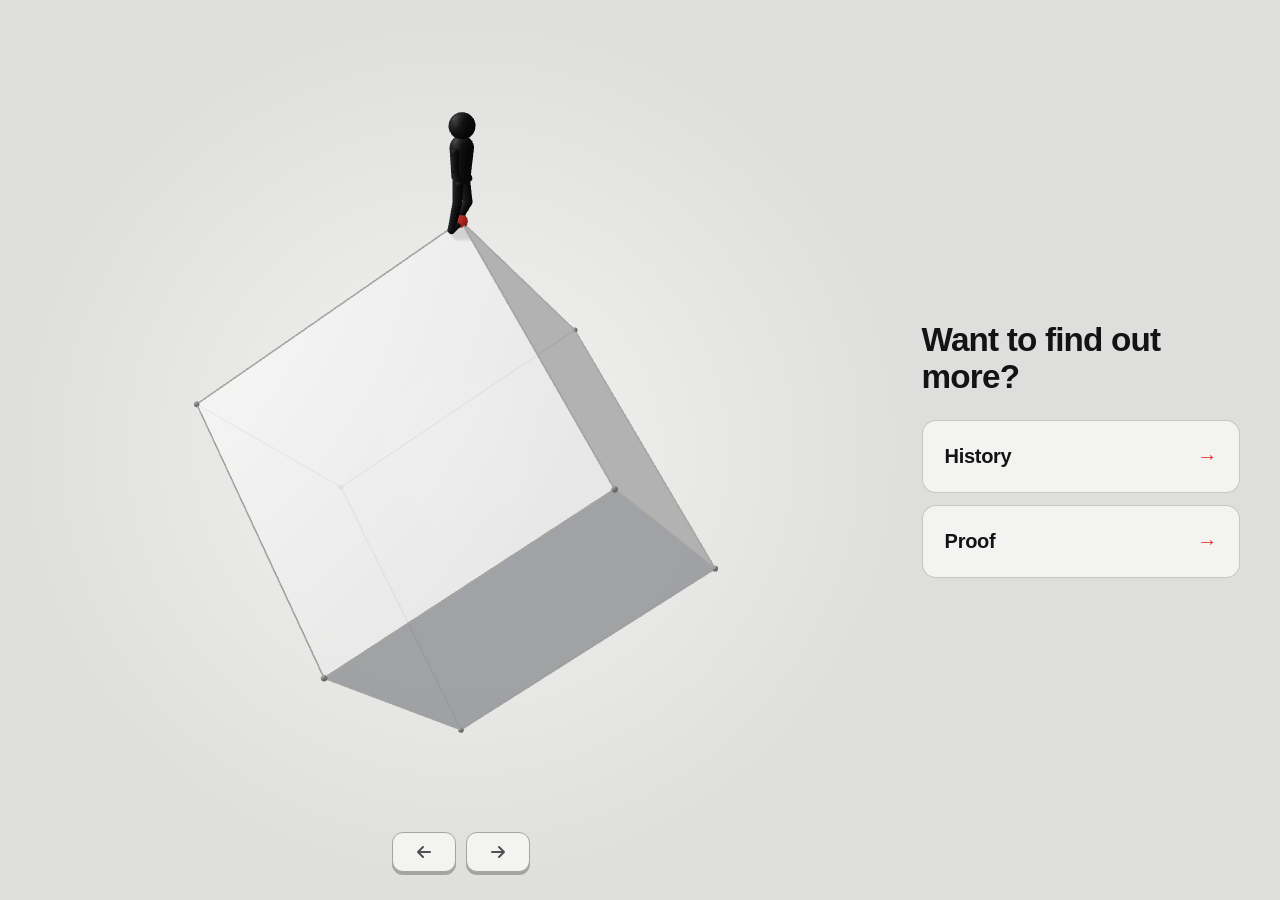
<file: index.html>
<!DOCTYPE html>
<html lang="en">
<head>
<meta charset="utf-8">
<meta name="viewport" content="width=device-width, initial-scale=1">
<meta name="description" content="Hold the right arrow: a runner threads a Hamiltonian cycle around a polytope that turns beneath him.">
<title>Every Vertex Once</title>
<link rel="icon" href="data:image/svg+xml,%3Csvg xmlns=%22http://www.w3.org/2000/svg%22 viewBox=%220 0 16 16%22%3E%3Ccircle cx=%228%22 cy=%228%22 r=%226%22 fill=%22%23e5372b%22/%3E%3C/svg%3E">
<link rel="stylesheet" href="site.css">
<style>
  body { background: var(--ground); }

  /* One screen: the stage on the left, the question on the right. On a phone the question sits below. */
  main { display: grid; grid-template-columns: minmax(0, 1fr) minmax(300px, 28vw); height: 100vh; height: 100svh; }
  .stage {
    display: grid; grid-template-rows: minmax(0, 1fr) auto; justify-items: center; min-height: 0;
    background: radial-gradient(ellipse closest-side, var(--glow), var(--ground)) var(--ground);   /* ground at every edge, so it meets the question seamlessly */
    user-select: none; -webkit-user-select: none; -webkit-touch-callout: none; -webkit-tap-highlight-color: transparent;
  }
  canvas { display: block; width: 100%; height: 100%; min-height: 0; }

  /* Two keys: they sink while held, and until first pressed the forward one shows how. */
  .keys { display: flex; gap: 10px; margin: 0 0 28px; }
  .keys button {
    appearance: none; display: grid; place-items: center; width: 64px; height: 40px; padding: 0; cursor: pointer;
    color: var(--ink); border: 1px solid var(--line); border-radius: 11px; background: var(--glow); box-shadow: 0 3px 0 var(--line);
    touch-action: none; transition: transform 80ms ease-out, box-shadow 80ms ease-out;
  }
  .keys svg { width: 18px; height: 18px; opacity: .72; }
  .keys button[aria-pressed="true"] { transform: translateY(3px); box-shadow: 0 0 0 var(--line); }
  @media (prefers-reduced-motion: no-preference) {
    .keys:not(.used) [data-way="1"] { animation: nudge 3s ease-in-out infinite; }
  }
  @keyframes nudge {
    82%, 90% { transform: translateY(3px); box-shadow: 0 0 0 var(--line); }
    0%, 74%, 98% { transform: none; box-shadow: 0 3px 0 var(--line); }
  }

  /* One question, two answers. */
  .more { display: flex; flex-direction: column; justify-content: center; padding: 32px 40px 32px 0; }
  .more h2 { margin: 0 0 24px; font-size: clamp(26px, 2.6vw, 36px); line-height: 1.1; font-weight: 600; letter-spacing: -0.025em; }
  .more nav { display: grid; gap: 12px; }
  .more a {
    display: flex; align-items: center; justify-content: space-between; padding: 20px 22px;
    font-size: 20px; font-weight: 600; letter-spacing: -0.015em; text-decoration: none;
    background: var(--glow); border: 1px solid color-mix(in srgb, var(--line) 55%, transparent); border-radius: var(--radius);
    transition: transform 160ms ease, border-color 160ms ease;
  }
  .more a::after { content: "→"; color: var(--thread); transition: transform 160ms ease; }
  .more a:hover { border-color: var(--line); transform: translateY(-2px); }
  .more a:hover::after { transform: translateX(3px); }
  @media (max-width: 800px) {
    main { display: block; height: auto; }
    .stage { height: calc(100vh - 104px); height: calc(100svh - 104px); min-height: 360px; }
    .more { max-width: 520px; margin: 0 auto; padding: 30px 16px 64px; text-align: center; }
  }
</style>
</head>
<body>
<main>
  <section class="stage">
    <canvas role="img"></canvas>
    <div class="keys">
      <button type="button" tabindex="-1" data-way="-1" aria-label="Back" aria-pressed="false">
        <svg viewBox="0 0 18 18" fill="none" stroke="currentColor" stroke-width="2" stroke-linecap="round" stroke-linejoin="round" aria-hidden="true"><path d="M15 9H3M8 4L3 9l5 5"/></svg>
      </button>
      <button type="button" tabindex="-1" data-way="1" aria-label="Forward" aria-pressed="false">
        <svg viewBox="0 0 18 18" fill="none" stroke="currentColor" stroke-width="2" stroke-linecap="round" stroke-linejoin="round" aria-hidden="true"><path d="M3 9h12M10 4l5 5-5 5"/></svg>
      </button>
    </div>
  </section>
  <section class="more">
    <h2>Want to find out more?</h2>
    <nav>
      <a href="history.html">History</a>
      <a href="proof.html">Proof</a>
    </nav>
  </section>
</main>

<script type="importmap">{ "imports": { "three": "./three.min.js" } }</script>
<script type="module">
// Every Vertex Once
//
// Hold the right arrow and a runner threads a Hamiltonian cycle around a
// polytope; hold the left arrow and he turns and runs back. The thread he has
// laid stays laid. He never leaves the middle of the stage: the polytope rolls
// beneath him.
//
//   Polytopes   what he runs on, and the cycle he runs
//   Stage       renderer, camera, light, colour
//   World       the polytope, its edges, the thread and its beads
//   Frame       keeping him still while the polytope moves
//   Runner      a body of rods and balls, and how it runs
//   Play        input, and what happens when the cycle closes
//
// The page, site.css for its colours, and three.min.js (three.js r187, bundled whole).
// To work on it, serve the folder with any static server.

import {
  BufferGeometry, Color, CylinderGeometry, DirectionalLight, Float32BufferAttribute, Group, HemisphereLight,
  InstancedMesh, MathUtils, Matrix4, Mesh, MeshBasicMaterial, MeshStandardMaterial, PerspectiveCamera, PointLight,
  Quaternion, Scene, SphereGeometry, Vector3, WebGLRenderer,
} from 'three';

const { PI, abs, atan, atan2, cos, exp, floor, hypot, max, min, sign, sin, sqrt, tan } = Math;
const { clamp, damp, lerp, smootherstep, smoothstep } = MathUtils;

// ── Polytopes ────────────────────────────────────────────────────────────────

// Barnette's conjecture (1969; a proof was announced in 2026): every simple
// 3-polytope whose faces all have an even number of sides has a Hamiltonian
// cycle. These five are such polytopes.
const POLYTOPES = [
  [2, 2, 'cube'], [2, 3, 'hexagonal prism'], [3, 3, 'truncated octahedron'],
  [3, 4, 'truncated cuboctahedron'], [3, 5, 'truncated icosidodecahedron'],
];

// The omnitruncated polytope of the reflection group [p, q], with circumradius 1.
// Every vertex is a mirror image of one seed point, and stepping through a
// vertex's k-th mirror leads to its k-th neighbour: three mirrors make the
// polytope simple, and reflections make every face even.
function omnitruncate(p, q) {
  const a = PI / p, c = cos(PI / q) / sin(a);
  const mirrors = [new Vector3(1, 0, 0), new Vector3(-cos(a), sin(a), 0), new Vector3(0, -c, sqrt(1 - c * c))];
  const seed = new Vector3(1, (1 + cos(a)) / sin(a), 0);
  seed.z = (1 + c * seed.y) / mirrors[2].z;                       // one unit from each mirror
  const radius = seed.length(), images = [{ at: seed, mirrors }], adjacency = [];
  for (const { at, mirrors } of images) adjacency.push(mirrors.map(m => {
    const image = at.clone().reflect(m);
    const known = images.findIndex(v => v.at.distanceToSquared(image) < 1e-6);
    return known >= 0 ? known : images.push({ at: image, mirrors: mirrors.map(n => n.clone().reflect(m)) }) - 1;
  }));
  const points = images.map(v => v.at.divideScalar(radius));

  // A face is what two of the three mirrors generate.
  const faces = new Map();
  for (const [i, j] of [[0, 1], [1, 2], [0, 2]]) adjacency.forEach((_, start) => {
    const ring = [];
    for (let v = start, k = i; v !== start || !ring.length; v = adjacency[v][k], k = i + j - k) ring.push(v);
    const normal = ring.reduce((n, v) => n.add(points[v]), new Vector3()).normalize();
    const [u, v, w] = ring.map(k => points[k]);
    if (v.clone().sub(u).cross(w.clone().sub(v)).dot(normal) < 0) ring.reverse();   // counter-clockwise from outside
    faces.set([...ring].sort((x, y) => x - y).join(), { ring, normal, offset: normal.dot(u) });
  });
  return { points, adjacency, faces: [...faces.values()], edge: 2 / radius };
}

// A cycle through every vertex exactly once, found depth-first, trying the
// mirrors in order. On the cube this is the Gray code.
function hamiltonianCycle(adjacency) {
  const cycle = [0], used = new Uint8Array(adjacency.length);
  const open = (v, end) => adjacency[v].filter(w => !used[w] || w === end || w === 0).length > 1;
  const extend = () => {
    const end = cycle.at(-1);
    if (cycle.length === adjacency.length) return adjacency[end].includes(0);
    for (const next of adjacency[end]) if (!used[next]) {
      used[next] = 1, cycle.push(next);
      if (adjacency[end].every(w => used[w] || open(w, next)) && extend()) return true;
      used[next] = 0, cycle.pop();
    }
    return false;
  };
  used[0] = 1;
  return extend() && cycle;
}

// ── Stage ────────────────────────────────────────────────────────────────────

const H = 0.4;                  // the runner's height; every polytope has radius 1
const SPEED = 1;                // his top speed, in radii per second
const HAIR = 0.003, THREAD = 0.011, DOT = 0.011, BEAD = 0.024;    // radii: edge, thread, vertex, visited vertex
const calm = matchMedia('(prefers-reduced-motion: reduce)').matches;

const canvas = document.querySelector('canvas'), keys = document.querySelector('.keys');
const renderer = new WebGLRenderer({ canvas, antialias: true, alpha: true });
const scene = new Scene(), camera = new PerspectiveCamera(24, 1, 1, 30);
const sky = new HemisphereLight(0xffffff, 0xc9ccd2, 1.5), sun = new DirectionalLight(0xffffff, 1.6), lamp = new PointLight(0xffffff, 8);
const EYE = new Vector3(sin(0.5) * cos(0.36), sin(0.36), cos(0.5) * cos(0.36)), FOCUS = new Vector3(0, -0.72, 0);

renderer.shadowMap.enabled = true;
sun.position.set(-2.6, 2.4, 0.2);         // low and from the side, so his shadow runs with him across the faces
lamp.position.set(-1.6, 1.4, 2.6);        // close, so each face shades from one side to the other
sun.castShadow = true;
sun.shadow.mapSize.set(1024, 1024);
sun.shadow.radius = 3;
Object.assign(sun.shadow.camera, { left: -0.9, right: 0.9, top: 0.9, bottom: -0.9, near: 2, far: 6 }).updateProjectionMatrix();
scene.add(sky, sun, lamp);

// Stand back until the polytope and a leaping runner both fit.
new ResizeObserver(() => {
  const w = canvas.clientWidth, h = canvas.clientHeight, half = MathUtils.degToRad(camera.fov / 2);
  if (!w || !h) return;
  renderer.setPixelRatio(min(devicePixelRatio, 2));
  renderer.setSize(w, h, false);
  camera.aspect = w / h;
  camera.position.copy(FOCUS).addScaledVector(EYE, max(1.46 / sin(half), 1.14 / sin(atan(tan(half) * camera.aspect))));
  camera.lookAt(FOCUS);
  camera.updateProjectionMatrix();
  renderer.render(scene, camera);
}).observe(canvas);

// Every shape is a rod or a ball.
const UP = new Vector3(0, 1, 0);
const ROD = new CylinderGeometry(1, 1, 1, 16).translate(0, 0.5, 0), BALL = new SphereGeometry(1, 24, 16);
const LIMB = new CylinderGeometry(0.8, 1, 1, 16).translate(0, 0.5, 0);    // a rod that tapers by a fifth
const matrix = new Matrix4(), turn = new Quaternion(), way = new Vector3(), size = new Vector3();
const rod = (a, b, r) => matrix.compose(a, turn.setFromUnitVectors(UP, way.subVectors(b, a).normalize()), size.set(r, a.distanceTo(b), r));
const ball = (a, r) => matrix.compose(a, turn.identity(), size.setScalar(r));
const angle = (a, b, about) => atan2(a.clone().cross(b).dot(about), a.dot(b));    // from a to b, turning about an axis

// Colours come from the page, so the scene follows its theme.
const colour = { solid: new Color(), line: new Color(), ink: new Color(), thread: new Color() };
const matter = {
  solid: new MeshStandardMaterial({ vertexColors: true, roughness: 0.7, transparent: true, opacity: 0.88 }),   // the far side shows through, faintly
  line: new MeshBasicMaterial(),
  thread: new MeshStandardMaterial({ roughness: 0.6 }),
  bead: new MeshStandardMaterial({ roughness: 0.6 }),
  ink: new MeshStandardMaterial({ roughness: 0.55 }),
};
function paint() {
  const style = getComputedStyle(document.documentElement);
  for (const name in colour) colour[name].set(style.getPropertyValue(`--${name}`).trim());
  for (const name of ['line', 'thread', 'ink']) matter[name].color.copy(colour[name]);
  shade();
}
matchMedia('(prefers-color-scheme: dark)').addEventListener('change', paint);
new MutationObserver(paint).observe(document.documentElement, { attributeFilter: ['data-theme'] });

// ── World: the polytope, its edges, the thread and its beads ─────────────────

const world = new Group();
const faces = new Mesh(new BufferGeometry(), matter.solid), edges = new InstancedMesh(ROD, matter.line, 180);
const thread = new InstancedMesh(ROD, matter.thread, 120), beads = new InstancedMesh(BALL, matter.bead, 120);
for (const mesh of [faces, edges, thread, beads]) mesh.receiveShadow = true, mesh.frustumCulled = false, world.add(mesh);
scene.add(world);

let level, shape, corners, length;          // which polytope, the polytope, its cycle's corners in order, the cycle's length
let owner, tint, depth, lag;                // per triangle its face; per face how inked, and how far from where the cycle closes
let s = 0, far = 0, speed = 0, clock = 0;   // where he is along the cycle, the furthest he has been, his signed speed, the time
let sense = 1, about = 0;                   // which way along the cycle he faces (±1), and how far he has turned to face it
let reached, visited;                       // how many corners he has reached, and when he reached each

function enter(index) {
  const [p, q] = POLYTOPES[level = index % POLYTOPES.length];
  shape = omnitruncate(p, q);
  const cycle = hamiltonianCycle(shape.adjacency), n = cycle.length, { points } = shape;
  corners = cycle.map(v => points[v]);
  length = n * shape.edge;
  s = far = 0, sense = 1, about = 0, reached = -1, visited = [];

  // Faces, as fans of triangles.
  const position = [], normal = [];
  owner = [];
  shape.faces.forEach(({ ring, normal: n }, f) => {
    for (let k = 1; k < ring.length - 1; k++) for (const v of [ring[0], ring[k], ring[k + 1]]) {
      position.push(...points[v]), normal.push(...n), owner.push(f);
    }
  });
  faces.geometry.dispose();
  faces.geometry = new BufferGeometry()
    .setAttribute('position', new Float32BufferAttribute(position, 3))
    .setAttribute('normal', new Float32BufferAttribute(normal, 3))
    .setAttribute('color', new Float32BufferAttribute(position.length, 3));

  edges.count = 0;
  shape.adjacency.forEach((near, v) => near.forEach(w => v < w && edges.setMatrixAt(edges.count++, rod(points[v], points[w], HAIR))));
  edges.instanceMatrix.needsUpdate = true;
  corners.forEach((a, k) => thread.setMatrixAt(k, rod(a, corners[(k + 1) % n], THREAD)));
  beads.count = n;

  // A closed thread splits the faces into two trees. Take the one on its left
  // and measure each face's distance from the last edge he will run.
  const after = new Map(cycle.map((v, i) => [v, cycle[(i + 1) % n]]));
  const follows = ({ ring }, v, w) => ring.some((u, i) => u === v && ring[(i + 1) % ring.length] === w);
  const left = shape.faces.map(face => face.ring.some(v => follows(face, v, after.get(v))));
  const touching = (f, g) => f.ring.filter(v => g.ring.includes(v)).length === 2;
  tint = shape.faces.map(() => 0);
  depth = shape.faces.map(() => Infinity);
  let rim = [shape.faces.findIndex(face => follows(face, cycle[n - 1], cycle[0]))], rings = 0;
  for (; rim.length; rings++) {
    for (const f of rim) depth[f] = rings;
    rim = shape.faces.flatMap((face, g) => left[g] && depth[g] === Infinity && rim.some(f => touching(shape.faces[f], face)) ? [g] : []);
  }
  lag = min(0.08, 0.8 / rings);

  for (const leg of body.legs) leg.s = 0, leg.aside = leg.side * STANCE, leg.swing = 1, leg.way = 1;
  heading.copy(facing(0));
  shade();
}

// Face colours: pale, or ink where the closed thread has flooded.
function shade() {
  const paints = faces.geometry.getAttribute('color'), mixed = new Color();
  if (!paints) return;
  for (let i = 0; i < paints.count; i++) paints.setXYZ(i, ...mixed.lerpColors(colour.solid, colour.ink, tint[owner[i]]));
  paints.needsUpdate = true;
}

// The point at arc length `along` on the cycle, in the polytope's own space.
function at(along, out = new Vector3()) {
  const n = corners.length, t = (along / shape.edge % n + n) % n, k = floor(t);
  return out.lerpVectors(corners[k], corners[(k + 1) % n], t - k);
}

// The same point, pushed `aside` to the right of the cycle and dropped onto the surface, in stage space.
function ground(along, aside = 0, out = new Vector3()) {
  const p = at(along, out);
  p.addScaledVector(at(along + 1e-3).sub(at(along - 1e-3)).cross(p).normalize(), aside);
  let k = Infinity;
  for (const { normal, offset } of shape.faces) if (normal.dot(p) > 1e-9) k = min(k, offset / normal.dot(p));
  return world.localToWorld(p.multiplyScalar(k));
}

// Reveal the thread up to the furthest he has been, and pop a bead on every corner he has reached.
// Running back leaves it as it is: a laid thread stays laid.
function trace() {
  const n = corners.length, k = min(floor(far / shape.edge + 1e-9), n), paints = new Color();
  while (reached < k) {
    visited[++reached % n] = reached ? clock : -Infinity;
    canvas.setAttribute('aria-label', `A runner on a ${POLYTOPES[level][2]}: ${min(reached + 1, n)} of ${n} vertices visited.`);
  }
  if (k > 0) thread.setMatrixAt(k - 1, rod(corners[k - 1], corners[k % n], THREAD));
  if (k < n) thread.setMatrixAt(k, rod(corners[k], at(far), THREAD));
  thread.count = min(k + 1, n);
  thread.instanceMatrix.needsUpdate = true;
  for (let i = 0; i < n; i++) {
    const age = clamp((clock - (visited[i] ?? Infinity)) / 0.45, 0, 1), pop = 1 + 2.7 * (age - 1) ** 3 + 1.7 * (age - 1) ** 2;
    beads.setMatrixAt(i, ball(corners[i], lerp(DOT, BEAD, pop)));
    beads.setColorAt(i, paints.lerpColors(colour.line, colour.thread, min(age * 6, 1)));
  }
  beads.instanceMatrix.needsUpdate = beads.instanceColor.needsUpdate = true;
}

// ── Frame: he stays, the polytope moves ──────────────────────────────────────

const LOOK = 0.2 * H;           // how far ahead and behind he looks to face the way he is going
const DRIFT = 0.4;              // how far he runs before the stage has turned to follow him
const heading = new Vector3();  // the stage's sense of "onward", carried on the polytope
const forward = new Vector3(1, 0, 0), right = new Vector3(0, 0, 1);   // his own, on the stage
let spin = 0, scale = 1;        // the polytope's flourish between two cycles

// The way the cycle is going at `along`, as a direction on the polytope.
const facing = along => at(along + LOOK).sub(at(along - LOOK)).projectOnPlane(at(along).normalize()).normalize();

// Put the point he stands on at the top of the stage, and the way the cycle came behind it,
// so the cycle always runs left to right: forward is to the right, back is to the left.
function roll(ds) {
  const p = at(s), up = p.clone().normalize(), ahead = facing(s);
  heading.projectOnPlane(up).normalize();
  heading.applyAxisAngle(up, angle(heading, ahead, up) * (1 - exp(-abs(ds) / DRIFT)));
  world.quaternion.setFromRotationMatrix(matrix.makeBasis(heading, up, heading.clone().cross(up))).invert();
  forward.copy(ahead).applyQuaternion(world.quaternion).setY(0).normalize().applyAxisAngle(UP, about);
  right.crossVectors(forward, UP);
  world.quaternion.premultiply(turn.setFromAxisAngle(UP, spin));
  world.scale.setScalar(scale);
  world.position.set(0, -scale * p.length(), 0);
}

// ── Runner ───────────────────────────────────────────────────────────────────

const STANCE = 0.035 * H, SOLE = 0.034 * H, FOOT = 0.085 * H, LEG = 0.24 * H, HIP = 0.045 * H;
const TORSO = 0.235 * H, NECK = 0.19 * H, SHOULDER = 0.118 * H, UPPER = 0.14 * H, FORE = 0.135 * H;

// A foot's place: `s` along the cycle, `aside` to his right, and `way` the direction along the cycle its toe points.
const joint = () => new Vector3();
const body = {
  pelvis: joint(), chest: joint(), head: joint(), phase: 0, moving: false, height: 0.512 * H, bank: 0,
  legs: [-1, 1].map(side => ({ side, hip: joint(), knee: joint(), ankle: joint(), toe: joint(), s: 0, aside: side * STANCE, swing: 1, pitch: 0, way: 1 })),
  arms: [-1, 1].map(side => ({ side, shoulder: joint(), elbow: joint(), hand: joint() })),
};
const limbs = [                 // from the thick end to the thin end, and the thick end's radius in body heights
  [body.chest, body.pelvis, 0.105],
  ...body.legs.flatMap(l => [[l.hip, l.knee, 0.052], [l.knee, l.ankle, 0.042], [l.ankle, l.toe, 0.036]]),
  ...body.arms.flatMap(a => [[a.shoulder, a.elbow, 0.036], [a.elbow, a.hand, 0.029]]),
];
const rods = new InstancedMesh(LIMB, matter.ink, limbs.length), balls = new InstancedMesh(BALL, matter.ink, 2 * limbs.length + 3);
for (const mesh of [rods, balls]) mesh.castShadow = true, mesh.frustumCulled = false, scene.add(mesh);

// He turns round. His left foot is now where his right foot was, so the two legs
// trade places, and what was to his right is now to his left.
const FOOTING = ['s', 'aside', 'swing', 'from', 'to', 'wide', 'rate', 'turn', 'kick', 'pitch', 'way'];
function turnAround() {
  sense = -sense;
  const [l, r] = body.legs;
  for (const k of FOOTING) [l[k], r[k]] = [r[k], l[k]];
  for (const leg of body.legs) leg.aside = -leg.aside, leg.wide = -leg.wide;
}

let leap = -1, dip = 0;         // progress of a leap (0…1, or -1 on the ground), and how far he crouches

function pose(dt, ds, push) {
  const { pelvis, chest, head, legs, arms } = body;
  const g = abs(speed) / SPEED, moving = g > 0.02;                  // 0 standing … 1 running flat out
  const jump = leap < 0 ? 0 : 2.2 * H * leap * (1 - leap), air = leap < 0 ? 0 : sin(PI * leap);
  const duty = lerp(0.62, 0.34, smoothstep(g, 0.2, 0.75));          // the share of a stride a foot spends planted
  const travel = lerp(0.3, 0.44, g) * H, stride = travel / duty;    // ground covered by one stance, by one stride
  if (moving && !body.moving) body.phase = 0.5 + 0.45 * duty, legs.forEach(leg => leg.turn = -1);   // step off on the left
  body.moving = moving;
  body.phase += abs(ds) / stride;

  // Feet live on the cycle. A planted foot stays where it landed while the polytope
  // carries it back; a lifted one swings to where the body will be when it lands.
  for (const leg of legs) {
    const phase = body.phase + (leg.side > 0 ? 0.5 : 0), frac = phase - floor(phase), home = leg.side * STANCE;
    const landing = () => moving ? s + sense * (0.45 * travel + (1 - leg.swing) * stride / leg.rate) : s;
    if (leg.swing >= 1) {
      const due = moving ? frac >= duty && leg.turn !== floor(phase)
        : legs.every(l => l.swing >= 1) && (leg.way !== sense || abs(leg.s - s) + abs(leg.aside - home) > 0.03 * H);
      if (due) Object.assign(leg, { swing: 0, from: leg.s, wide: leg.aside, rate: moving ? 1 / (1 - frac) : 1, turn: floor(phase), kick: leg.pitch }), leg.to = landing();
    }
    if (leg.swing < 1) {
      leg.swing = min(1, leg.swing + max(abs(ds) / stride * leg.rate, dt / lerp(0.26, 0.8, g)));
      leg.to = damp(leg.to, landing(), 30, dt);
      const k = smootherstep(leg.swing, 0, 1);
      leg.s = lerp(leg.from, leg.to, k);
      leg.aside = lerp(leg.wide, moving ? leg.side * lerp(0.035, 0.016, g) * H : home, k);
      if (leg.swing >= 0.5) leg.way = sense;                        // the foot turns while it is in the air
    }

    // The foot lies along the ground; its heel peels up before it leaves, and the toe leads it down.
    const w = leg.swing, toe = ground(leg.s, sense * leg.aside, leg.toe), heel = ground(leg.s - leg.way * FOOT, sense * leg.aside);
    const along = toe.clone().sub(heel).normalize(), across = UP.clone().addScaledVector(along, -along.y).normalize();
    leg.pitch = w >= 1 ? (moving ? lerp(0.5, 1, g) * smoothstep(sense * (s - leg.s), 0.3 * travel, 0.55 * travel) : 0)
      : leg.kick * (1 - w) ** 2 * (1 + 2.2 * w) - (moving ? lerp(0.6, 0.35, g) * w * w * (1 - w) : 0);
    const pitch = leg.pitch + 0.8 * air;
    const rise = SOLE + lerp(0.05, 0.25, g) * H * sin(PI * w ** 0.75) ** 1.3 + jump + air * (0.16 - 0.07 * leg.side) * H;
    toe.addScaledVector(UP, rise).addScaledVector(forward, -0.07 * H * air * leg.side);
    leg.ankle.copy(toe).addScaledVector(along, -FOOT * cos(pitch)).addScaledVector(across, FOOT * sin(pitch));
  }

  // The pelvis rides at hip height, sinks into each landing, and never asks a leg to stretch.
  const bob = -0.04 * g * cos(4 * PI * (body.phase - 0.45 * duty));
  body.height = damp(body.height, (lerp(0.512, 0.47, g) + bob) * H + dip, 30, dt);
  pelvis.set(0, body.height + jump, 0);
  for (const leg of legs) {
    const flat = hypot(leg.ankle.x - right.x * leg.side * HIP, leg.ankle.z - right.z * leg.side * HIP);
    if (flat < 1.99 * LEG) pelvis.y = min(pelvis.y, leg.ankle.y + sqrt((1.99 * LEG) ** 2 - flat ** 2));
  }

  // Legs: hips swing with the stride, knees bend forward.
  const twist = 0.2 * g * cos(2 * PI * body.phase);
  for (const leg of legs) {
    leg.hip.copy(pelvis).addScaledVector(right, leg.side * HIP * cos(twist)).addScaledVector(forward, -leg.side * HIP * sin(twist));
    const reach = leg.ankle.clone().sub(leg.hip), span = min(reach.length(), 1.995 * LEG);
    leg.toe.sub(leg.ankle), leg.ankle.copy(leg.hip).addScaledVector(reach.normalize(), span), leg.toe.add(leg.ankle);
    const out = forward.clone().addScaledVector(right, 0.15 * leg.side).projectOnPlane(reach).normalize();
    leg.knee.copy(leg.hip).addScaledVector(reach, span / 2).addScaledVector(out, sqrt(LEG ** 2 - span ** 2 / 4));
  }

  // The spine leans into speed and effort, and into the bend of the road ahead.
  const veer = sense * angle(facing(s - 0.5 * H), facing(s + 0.5 * H), at(s).normalize());
  body.bank = damp(body.bank, clamp(0.35 * g * veer, -0.3, 0.3), 10, dt);
  const lean = lerp(0.03, 0.24, g) + clamp(0.1 * push, -0.1, 0.12), breath = 0.02 * sin(1.8 * clock) * (1 - g);
  const spine = UP.clone().multiplyScalar(cos(lean)).addScaledVector(forward, sin(lean)).addScaledVector(right, -sin(body.bank)).normalize();
  chest.copy(pelvis).addScaledVector(spine, TORSO * (1 + breath));
  head.copy(chest).addScaledVector(spine.clone().add(UP).normalize(), NECK);

  // Shoulders counter the hips; arms pump, or fly up in a leap.
  const across = right.clone().multiplyScalar(cos(1.4 * twist)).addScaledVector(forward, sin(1.4 * twist));
  const front = forward.clone().multiplyScalar(cos(1.4 * twist)).addScaledVector(right, -sin(1.4 * twist));
  for (const arm of arms) {
    const beat = arm.side * cos(2 * PI * (body.phase - 0.03));
    const swing = lerp(0.1, 0.95, g) * beat + 0.1 * g + 0.04 * breath, bend = lerp(0.22, 1.4, g) + 0.35 * g * beat;
    const upper = spine.clone().multiplyScalar(-cos(swing)).addScaledVector(front, sin(swing)).addScaledVector(across, 0.1 * arm.side);
    const fore = spine.clone().multiplyScalar(-cos(swing + bend)).addScaledVector(front, sin(swing + bend)).addScaledVector(across, -0.3 * g * arm.side);
    upper.lerp(across.clone().multiplyScalar(0.8 * arm.side).addScaledVector(spine, 0.7), air);
    fore.lerp(across.clone().multiplyScalar(0.5 * arm.side).add(spine), air);
    arm.shoulder.copy(chest).addScaledVector(across, arm.side * SHOULDER).addScaledVector(spine, -0.02 * H);
    arm.elbow.copy(arm.shoulder).addScaledVector(upper.normalize(), UPPER);
    arm.hand.copy(arm.elbow).addScaledVector(fore.normalize(), FORE);
  }

  limbs.forEach(([a, b, r], i) => {
    rods.setMatrixAt(i, rod(a, b, r * H)), balls.setMatrixAt(2 * i, ball(a, r * H)), balls.setMatrixAt(2 * i + 1, ball(b, 0.8 * r * H));
  });
  balls.setMatrixAt(2 * limbs.length, ball(head, 0.115 * H));
  arms.forEach((arm, i) => balls.setMatrixAt(2 * limbs.length + 1 + i, ball(arm.hand, 0.034 * H)));
  rods.instanceMatrix.needsUpdate = balls.instanceMatrix.needsUpdate = true;
}

// ── Play ─────────────────────────────────────────────────────────────────────

// Hold → (or the forward key on screen) to run on, ← to run back. Each key or
// finger held is one entry, worth +1 or -1; holding both stands still.
const held = new Map(), ARROWS = { ArrowRight: 1, ArrowLeft: -1 };
const buttons = [...keys.querySelectorAll('button')];
const hold = (what, way) => {
  way ? held.set(what, way) : held.delete(what);
  const ways = [...held.values()];
  for (const b of buttons) b.setAttribute('aria-pressed', ways.includes(+b.dataset.way));
  if (way) keys.classList.add('used');
};
const intent = () => sign([...held.values()].reduce((a, b) => a + b, 0));
addEventListener('keydown', event => {
  if (event.metaKey || event.ctrlKey || event.altKey || !(event.key in ARROWS)) return;
  event.preventDefault();
  hold(event.code, ARROWS[event.key]);
});
addEventListener('keyup', event => hold(event.code, 0));
for (const b of buttons) b.addEventListener('pointerdown', event => {
  if (event.button) return;
  event.preventDefault();                   // keep focus where it was, so the arrow keys still work
  b.setPointerCapture(event.pointerId);     // so the release is heard wherever it happens
  hold(event.pointerId, +b.dataset.way);
});
addEventListener('pointerup', event => hold(event.pointerId, 0));
addEventListener('pointercancel', event => hold(event.pointerId, 0));
keys.addEventListener('contextmenu', event => event.preventDefault());
addEventListener('blur', () => { held.clear(); hold(); });

const BRAKE = SPEED / 0.3, PUSH = SPEED / 0.5, AIR = 1.15;    // his deceleration and acceleration, and the length of a leap in seconds
let finale = -1, launch = 0, landed = -Infinity;    // seconds since the cycle closed (-1 while open), when he leaps, when he last landed

function tick(dt) {
  clock += dt;

  // Run the way he is asked, never back past the start, and brake in time to stop on
  // the start or on the last corner. To change direction he slows, then turns round.
  const before = speed, asked = finale < 0 ? intent() : 0, wish = asked < 0 && s <= 0 ? 0 : SPEED * asked;
  const rate = wish * speed < 0 || abs(wish) < abs(speed) ? BRAKE : PUSH;
  speed += clamp(wish - speed, -rate * dt, rate * dt);
  speed = clamp(speed, -max(sqrt(2 * BRAKE * s), 0.04), max(sqrt(2 * BRAKE * (length - s)), 0.04));
  if (wish && sign(wish) !== sense && speed * sense <= 0) turnAround();
  const ds = clamp(speed * dt, -s, length - s);
  s += ds;
  if (s <= 0 && speed < 0) s = speed = 0;
  far = max(far, s);
  about = damp(about, sense > 0 ? 0 : PI, calm ? 60 : 9, dt);
  if (s >= length - 1e-9 && finale < 0) finale = speed = 0, launch = 1 + lag * max(...depth.filter(isFinite));

  // Closing the cycle floods one side of it with ink, face by face. Then he leaps:
  // the polytope spins away into his feet, and the next one unfolds from them.
  if (finale >= 0) {
    finale += dt;
    if (leap < 0.5) tint = depth.map(d => d < Infinity ? smoothstep(finale, 0.2 + lag * d, 0.5 + lag * d) : 0), shade();
    const was = leap;
    leap = finale < launch ? -1 : (finale - launch) / AIR;
    dip = -0.12 * H * sin(PI * clamp((finale - launch + 0.3) / 0.3, 0, 1) ** 2);
    if (was < 0.5 && leap >= 0.5) enter(level + 1);
    if (leap >= 1) finale = leap = -1, landed = clock;
  }
  if (finale < 0) dip = -0.1 * H * sin(PI * clamp((clock - landed) / 0.4, 0, 1) ** 0.6);
  spin = leap < 0 || calm ? 0 : 2 * PI * smootherstep(leap, 0, 1);
  scale = leap < 0 ? 1 : max(1e-4, abs(1 - 2 * smoothstep(leap, 0.12, 0.88)));

  roll(ds);
  pose(dt, ds, (abs(speed) - abs(before)) / dt / SPEED);
  trace();
}

paint();
enter(0);
focus();
let last = 0;
renderer.setAnimationLoop(now => {
  tick(min((now - last) / 1000, 1 / 30) || 1e-3);
  last = now;
  renderer.render(scene, camera);
});
</script>
</body>
</html>
</file>
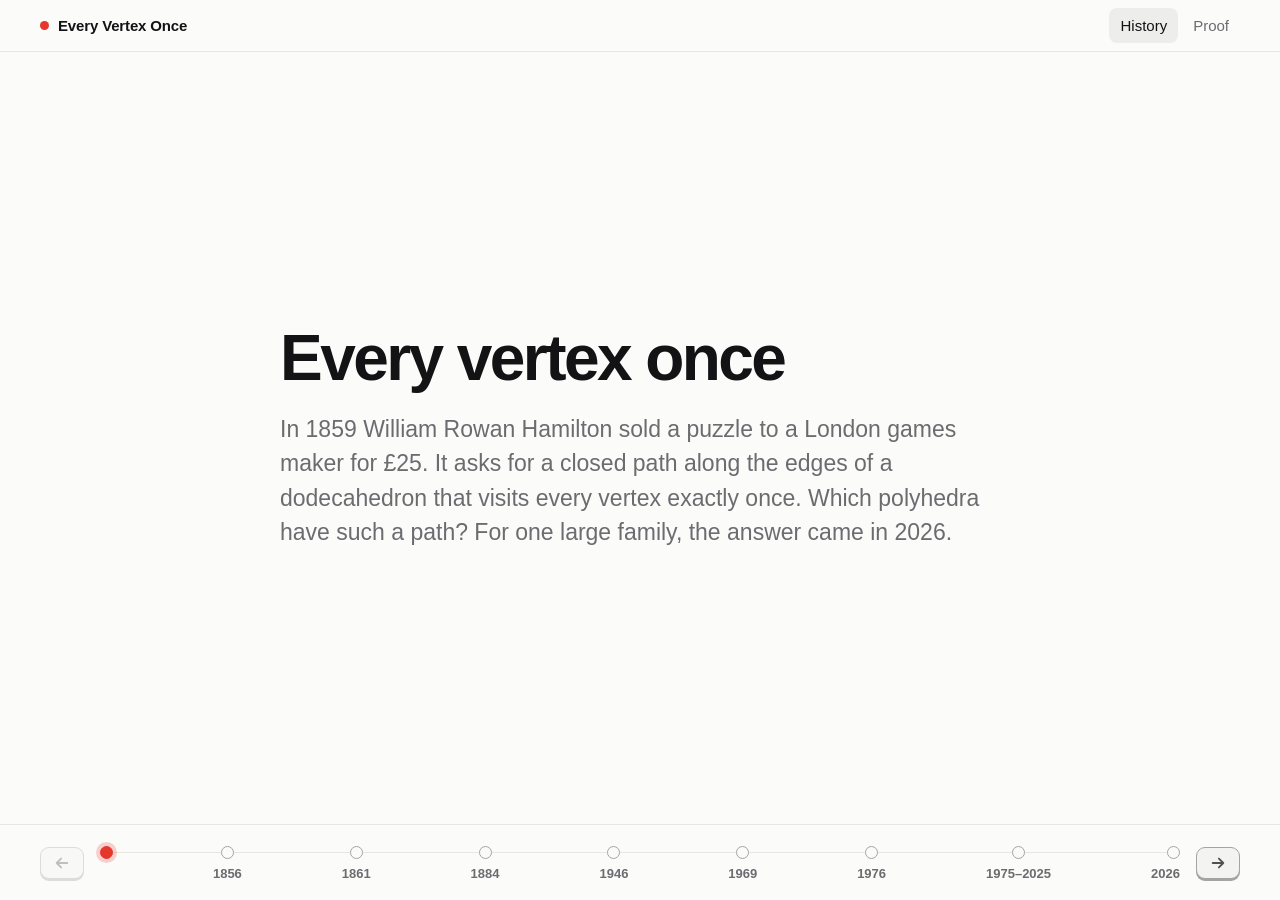
<file: history.html>
<!DOCTYPE html>
<html lang="en">
<head>
<meta charset="utf-8">
<meta name="viewport" content="width=device-width, initial-scale=1">
<title>History · Every Vertex Once</title>
<link rel="icon" href="data:image/svg+xml,%3Csvg xmlns=%22http://www.w3.org/2000/svg%22 viewBox=%220 0 16 16%22%3E%3Ccircle cx=%228%22 cy=%228%22 r=%226%22 fill=%22%23e5372b%22/%3E%3C/svg%3E">
<link rel="stylesheet" href="site.css">
<style>
  /* One screen: a row of slides you move through, and a rail of years that follows. */
  html, body { height: 100%; }
  body { display: flex; flex-direction: column; overflow: hidden; }

  .track { flex: 1; min-height: 0; display: flex; overflow-x: auto; overflow-y: hidden; scroll-snap-type: x mandatory; scrollbar-width: none; overscroll-behavior-x: contain; }
  .track::-webkit-scrollbar { display: none; }
  .slide {
    flex: 0 0 100%; scroll-snap-align: start; scroll-snap-stop: always; overflow-y: auto;
    display: grid; grid-template-columns: minmax(0, 460px) minmax(0, 1fr); gap: 56px; align-items: center;
    padding: 32px max(24px, calc((100vw - 1240px) / 2 + 20px));
  }
  .slide.open { grid-template-columns: minmax(0, 720px); justify-content: center; }

  h1 { margin: 0 0 20px; font-size: clamp(40px, 6vw, 64px); line-height: 1.02; font-weight: 700; letter-spacing: -0.04em; }
  .lede { margin: 0; font-size: clamp(19px, 1.8vw, 23px); line-height: 1.5; color: var(--muted); }
  time { display: block; margin-bottom: 6px; font-size: 15px; font-weight: 600; color: var(--thread); font-variant-numeric: tabular-nums; }
  h2 { margin: 0 0 14px; font-size: clamp(26px, 2.6vw, 34px); line-height: 1.15; font-weight: 650; letter-spacing: -0.025em; }
  p { margin: 0 0 12px; }
  .next { display: inline-flex; gap: 10px; margin-top: 12px; padding: 12px 18px; font-weight: 600; text-decoration: none; background: var(--card); border: 1px solid var(--rule); border-radius: var(--radius-s); }
  .next::after { content: "→"; color: var(--thread); }
  .next:hover { border-color: var(--line); }

  /* Pictures fit the screen; a pair is a portrait and the thing it is known for. */
  figure { margin: 0; display: flex; flex-direction: column; align-items: center; justify-content: center; min-width: 0; }
  figure img { display: block; max-width: 100%; max-height: calc(100svh - 280px); width: auto; height: auto; border-radius: var(--radius); background: var(--card); border: 1px solid var(--rule); }
  .pair { display: flex; gap: 12px; align-items: flex-end; justify-content: center; max-width: 100%; }
  .pair img { min-width: 0; }
  .pair img:first-child { max-width: 32%; }
  .pair img:last-child { max-width: 66%; }
  img.drawing { padding: 20px; background: #fbfbfa; }
  figcaption { margin-top: 12px; font-size: 14px; line-height: 1.45; color: var(--muted); text-align: center; max-width: 52ch; }
  figcaption small { display: block; font-size: 12px; }
  figcaption a { color: inherit; }

  /* The rail: a dot per slide, filled red up to where you are. */
  .rail { display: flex; align-items: center; gap: 16px; height: 76px; padding: 0 max(16px, calc((100vw - 1240px) / 2 + 20px)); border-top: 1px solid var(--rule); }
  .rail ol { position: relative; flex: 1; display: flex; justify-content: space-between; margin: 0; padding: 0; list-style: none; }
  .rail ol::before, .rail ol::after { content: ""; position: absolute; left: 6px; right: 6px; top: 6px; height: 1px; background: var(--rule); }
  .rail ol::after { right: auto; width: var(--done, 0); background: var(--thread); transition: width 300ms ease; }
  .rail li button {
    position: relative; z-index: 1; display: flex; flex-direction: column; align-items: center; gap: 8px; padding: 0; border: 0; background: none;
    font: 600 13px/1 var(--sans); color: var(--muted); cursor: pointer; font-variant-numeric: tabular-nums; white-space: nowrap;
  }
  .rail li button::before { content: ""; width: 13px; height: 13px; border-radius: 50%; box-sizing: border-box; background: var(--paper); border: 1.5px solid var(--line); transition: background 200ms, border-color 200ms; }
  .rail li.done button::before { background: var(--thread); border-color: var(--thread); }
  .rail li button:hover, .rail li button[aria-current] { color: var(--ink); }
  .rail li button[aria-current]::before { box-shadow: 0 0 0 4px color-mix(in srgb, var(--thread) 22%, transparent); }
  .rail li:first-child button { align-items: flex-start; }
  .rail li:last-child button { align-items: flex-end; }

  /* The keys, as in the game. */
  .key {
    flex: none; display: grid; place-items: center; width: 44px; height: 32px; padding: 0; cursor: pointer; color: var(--ink);
    border: 1px solid var(--line); border-radius: 9px; background: var(--glow); box-shadow: 0 2px 0 var(--line);
    transition: transform 80ms ease-out, box-shadow 80ms ease-out, opacity 150ms;
  }
  .key:active { transform: translateY(2px); box-shadow: 0 0 0 var(--line); }
  .key:disabled { opacity: .35; cursor: default; }
  .key svg { width: 16px; height: 16px; opacity: .72; }

  /* On a phone: picture above, words below; the rail keeps only the current year. */
  @media (max-width: 800px) {
    .slide, .slide.open { grid-template-columns: minmax(0, 1fr); align-content: start; gap: 20px; padding: 20px 16px 28px; }
    .slide.open { align-content: center; }
    figure { order: -1; }
    figure img { max-height: 34svh; }
    .rail { gap: 10px; height: 64px; }
    .rail li button { font-size: 0; gap: 0; }
    .rail li button[aria-current] { font-size: 12px; gap: 6px; }
  }
  @media (min-width: 801px) and (max-height: 820px) { .slide { font-size: 16px; grid-template-columns: minmax(0, 500px) minmax(0, 1fr); gap: 48px; padding-block: 20px; } h2 { margin-bottom: 10px; } p { margin-bottom: 10px; } }
  @media (prefers-reduced-motion: reduce) { .rail ol::after { transition: none; } }
</style>
</head>
<body>
<header class="sitebar">
  <a class="home" href="./">Every Vertex Once</a>
  <nav><a href="history.html" aria-current="page">History</a><a href="proof.html">Proof</a></nav>
</header>

<main class="track">
  <section class="slide open" id="start" data-label="" aria-label="Start">
    <div>
      <h1>Every vertex once</h1>
      <p class="lede">In 1859 William Rowan Hamilton sold a puzzle to a London games maker for £25. It asks for a closed path along the edges of a dodecahedron that visits every vertex exactly once. Which polyhedra have such a path? For one large family, the answer came in 2026.</p>
    </div>
  </section>

  <section class="slide" id="1856" data-label="1856">
    <div>
      <time>1856</time>
      <h2>The Icosian game</h2>
      <p>Hamilton, the Royal Astronomer of Ireland, invented the game in 1856, while studying the symmetries of the dodecahedron. The board is a dodecahedron drawn flat: 20 holes for its 20 vertices, 30 lines for its 30 edges. The player moves along the edges, visits every vertex exactly once, and returns to the start. In the two-player version, one player chooses the first five vertices and the other must complete the cycle.</p>
      <p>Jaques &amp; Son of London sold it from 1859, as a flat board and as a hand-held dome. It did not sell well. Trial and error solves it, and there is essentially one solution: up to rotations and reflections of the dodecahedron, all its Hamiltonian cycles are the same. Hamilton insisted it was hard and cited a colleague who had failed. The writer David Darling suggests Hamilton found it harder than his customers did, because he solved it with his theory instead of by trial and error.</p>
    </div>
    <figure>
      <div class="pair">
        <img src="images/hamilton.jpg" width="640" height="768" alt="Painted portrait of William Rowan Hamilton">
        <img src="images/icosian-game.jpg" width="600" height="420" alt="A wooden Icosian game board: a flattened dodecahedron with pegs at its twenty vertices">
      </div>
      <figcaption>Hamilton, and a modern reconstruction of his game at the University of São Paulo.<small>Photo: Alisson Ricardo, exhibit by Estes Objethos Atelier, Matemateca IME-USP, <a href="https://creativecommons.org/licenses/by-sa/4.0/">CC BY-SA 4.0</a></small></figcaption>
    </figure>
  </section>

  <section class="slide" id="1861" data-label="1861">
    <div>
      <time>1861</time>
      <h2>Why the cycles are called Hamiltonian</h2>
      <p>A <strong>Hamiltonian cycle</strong> in a graph passes through every vertex exactly once and returns to its start. A <strong>Hamiltonian path</strong> passes through every vertex exactly once without returning.</p>
      <p>Hamilton was not the first to study them. A closed knight’s tour, in which a knight visits every square of a chessboard once and returns to its first square, is a Hamiltonian cycle in the graph of knight moves, and knight’s tours date back to 9th-century India and the medieval Islamic world. Thomas Kirkman studied Hamiltonian cycles on polyhedra at the same time as Hamilton, who visited him in 1861 and gave him a copy of the game. Still, the cycles were named after Hamilton, for the Icosian game.</p>
      <p>The game became a classic of recreational mathematics, written about by Édouard Lucas, Wilhelm Ahrens and Martin Gardner. Similar puzzles are sold as smartphone apps, and the Maker–Breaker games on Hamiltonian cycles that Václav Chvátal and Paul Erdős introduced in 1978 are still studied.</p>
    </div>
    <figure>
      <div class="pair">
        <img src="images/kirkman.jpg" width="268" height="326" alt="Photograph of Thomas Kirkman">
        <img class="drawing" src="images/dodecahedron-hamiltonian-cycle.svg" width="470" height="450" alt="The graph of the dodecahedron with a Hamiltonian cycle drawn in red">
      </div>
      <figcaption>Thomas Kirkman, and a Hamiltonian cycle on the dodecahedron.<small>Cycle: Christoph Sommer, <a href="https://creativecommons.org/licenses/by-sa/3.0/">CC BY-SA 3.0</a></small></figcaption>
    </figure>
  </section>

  <section class="slide" id="1884" data-label="1884">
    <div>
      <time>1884</time>
      <h2>Tait’s conjecture</h2>
      <p>Peter Guthrie Tait, a physicist in Edinburgh, was trying to prove the four colour theorem. A polyhedron is <strong>simple</strong> if exactly three edges meet at every vertex. Tait saw that if a simple polyhedron has a Hamiltonian cycle, its faces can be coloured with four colours so that faces sharing an edge get different colours.</p>
      <p>He conjectured that every simple polyhedron has a Hamiltonian cycle. In graph terms: every cubic, 3‑connected planar graph is Hamiltonian. (By Steinitz’s theorem, the graphs of polyhedra are exactly the 3‑connected planar graphs.) The conjecture stood for 62 years.</p>
    </div>
    <figure>
      <img src="images/tait.jpg" width="960" height="1176" alt="Photograph of Peter Guthrie Tait">
      <figcaption>Peter Guthrie Tait in 1870.</figcaption>
    </figure>
  </section>

  <section class="slide" id="1946" data-label="1946">
    <div>
      <time>1946</time>
      <h2>Tutte’s counterexample</h2>
      <p>W. T. Tutte spent the Second World War at Bletchley Park, where he worked out the structure of the German Lorenz cipher machine. In 1946, back at Cambridge, he published a cubic, 3‑connected planar graph with 46 vertices and no Hamiltonian cycle. Tait’s conjecture was false.</p>
    </div>
    <figure>
      <img class="drawing" src="images/tutte-graph.svg" width="584" height="530" alt="The Tutte graph: 46 vertices built from three identical pieces">
      <figcaption>The Tutte graph: 46 vertices, 69 edges, no Hamiltonian cycle.<small>Koko90, <a href="https://creativecommons.org/licenses/by-sa/3.0/">CC BY-SA 3.0</a></small></figcaption>
    </figure>
  </section>

  <section class="slide" id="1969" data-label="1969">
    <div>
      <time>1969</time>
      <h2>Barnette’s conjecture</h2>
      <p>The Tutte graph has faces with an odd number of edges. David Barnette, later a professor at UC Davis, asked what happens when every face has an even number of edges.</p>
      <p>Such a graph is <strong>bipartite</strong>: its vertices split into two classes, and every edge joins the two. A cycle then alternates between the classes, so a bipartite graph with an odd number of vertices has no Hamiltonian cycle. Kirkman had pointed this out in 1855. In a cubic bipartite graph, though, the two classes have the same size, so this obstruction never arises.</p>
      <p>Barnette conjectured that every cubic, bipartite, 3‑connected planar graph is Hamiltonian: every simple polyhedron whose faces all have an even number of edges has a Hamiltonian cycle. It appeared in 1969 in a volume edited by Tutte. Every polyhedron in the game is of this kind.</p>
    </div>
    <figure>
      <img class="drawing" src="images/barnette-graph.svg" width="651" height="314" alt="The graph of the cube drawn twice, as a planar graph and as a bipartite graph, with a Hamiltonian cycle in green">
      <figcaption>The cube: a cubic, bipartite, 3‑connected planar graph and one of its Hamiltonian cycles.</figcaption>
    </figure>
  </section>

  <section class="slide" id="1976" data-label="1976">
    <div>
      <time>1976</time>
      <h2>Planarity matters</h2>
      <p>In 1971 Tutte conjectured that planarity is not needed: every cubic, bipartite, 3‑connected graph would be Hamiltonian. Joseph Horton found a counterexample with 96 vertices, published in 1976. It is not planar, so it is not the graph of a polyhedron. Georges and Kelmans independently found a counterexample with 50 vertices, and none is smaller.</p>
      <p>Barnette’s conjecture, which requires planarity, was untouched.</p>
    </div>
    <figure>
      <img class="drawing" src="images/horton-graph.svg" width="868" height="809" alt="The Horton graph: 96 vertices with many crossing edges">
      <figcaption>The Horton graph: cubic, bipartite, 3‑connected, not planar, no Hamiltonian cycle.<small>Koko90, <a href="https://creativecommons.org/licenses/by-sa/3.0/">CC BY-SA 3.0</a></small></figcaption>
    </figure>
  </section>

  <section class="slide" id="2025" data-label="1975–2025">
    <div>
      <time>1975–2025</time>
      <h2>Partial results</h2>
      <p>For half a century there was neither a counterexample nor a proof. In 1975 Paul Goodey proved the conjecture when every face is a quadrilateral or a hexagon. Computer searches verified it for every graph with up to 64 vertices in 1985, and up to 90 vertices in 2022. In 2025 Tobias Schnieders proved it when every face has at most eight edges.</p>
      <p>Each result narrowed the place where a counterexample could hide.</p>
    </div>
    <figure>
      <img src="images/solid-120.jpg" width="1320" height="1180" alt="The truncated icosidodecahedron from the game, with the runner and the first red edges of his cycle">
      <figcaption>The last polyhedron in the game, the truncated icosidodecahedron, has 120 vertices, more than any computer search has covered.</figcaption>
    </figure>
  </section>

  <section class="slide" id="2026" data-label="2026">
    <div>
      <time>2026</time>
      <h2>The proof</h2>
      <p>OpenAI’s paper <em>Paired states and Hamiltonian cycles in cubic bipartite planar graphs</em>, dated 24 September 2026 and released on 6 October, proves the conjecture. It proves slightly more: for any edge, there is a Hamiltonian cycle that avoids it.</p>
      <p>The proof works in the dual graph, a triangulation of the sphere with a vertex for every face. There, a Hamiltonian cycle corresponds to a partition of the vertices into two sets that each induce a tree. The proof counts certain configurations on the triangulation, each with a complex weight. Those that contain a cycle cancel in pairs, yet the total is not zero. So a configuration without a cycle exists, and it gives the two trees.</p>
      <p>Fifty-seven years after Barnette asked, the answer is yes.</p>
      <a class="next" href="proof.html">Walk through the proof</a>
    </div>
    <figure>
      <img src="images/proof-figure.jpg" width="1050" height="1050" alt="A cubic bipartite planar graph drawn over its dual triangulation, from the proof walkthrough">
      <figcaption>A cubic bipartite planar graph over its dual triangulation, from the walkthrough.</figcaption>
    </figure>
  </section>
</main>

<nav class="rail" aria-label="Timeline">
  <button class="key" type="button" data-step="-1" aria-label="Previous">
    <svg viewBox="0 0 18 18" fill="none" stroke="currentColor" stroke-width="2" stroke-linecap="round" stroke-linejoin="round" aria-hidden="true"><path d="M15 9H3M8 4L3 9l5 5"/></svg>
  </button>
  <ol></ol>
  <button class="key" type="button" data-step="1" aria-label="Next">
    <svg viewBox="0 0 18 18" fill="none" stroke="currentColor" stroke-width="2" stroke-linecap="round" stroke-linejoin="round" aria-hidden="true"><path d="M3 9h12M10 4l5 5-5 5"/></svg>
  </button>
</nav>

<script>
// The timeline. Slides sit side by side in .track, and the rail is built from them.
// Move with ← →, the keys, the rail, a swipe or the scroll wheel. The address keeps the slide (#1946).
const track = document.querySelector('.track'), slides = [...track.children];
const rail = document.querySelector('.rail ol'), keys = document.querySelectorAll('.key');
rail.innerHTML = slides.map((s, i) => `<li><button type="button" data-i="${i}" aria-label="${s.getAttribute('aria-label') || s.dataset.label}">${s.dataset.label}</button></li>`).join('');
const stops = [...rail.querySelectorAll('button')];
const calm = matchMedia('(prefers-reduced-motion: reduce)').matches;
let at = -1;

const go = (i, instant) => {
  i = Math.max(0, Math.min(slides.length - 1, i));
  track.scrollTo({ left: i * track.clientWidth, behavior: instant || calm ? 'instant' : 'smooth' });
};
const show = i => {
  if (i === at) return;
  at = i;
  stops.forEach((b, k) => {
    b.parentNode.classList.toggle('done', k <= i);
    k === i ? b.setAttribute('aria-current', 'step') : b.removeAttribute('aria-current');
  });
  fill();
  keys[0].disabled = i === 0;
  keys[1].disabled = i === slides.length - 1;
  history.replaceState(null, '', i ? '#' + slides[i].id : location.pathname);
};

// The red line runs from the first dot to the current one.
const fill = () => {
  const b = stops[at], dot = at === 0 ? 6.5 : at === stops.length - 1 ? b.offsetWidth - 6.5 : b.offsetWidth / 2;
  rail.style.setProperty('--done', b.offsetLeft + dot - 6 + 'px');
};

track.addEventListener('scroll', () => show(Math.round(track.scrollLeft / track.clientWidth)), { passive: true });
rail.addEventListener('click', e => { const b = e.target.closest('[data-i]'); if (b) go(+b.dataset.i); });
keys.forEach(k => k.addEventListener('click', () => go(at + +k.dataset.step)));
addEventListener('keydown', e => {
  if (e.metaKey || e.ctrlKey || e.altKey || !['ArrowLeft', 'ArrowRight'].includes(e.key)) return;
  e.preventDefault();
  go(at + (e.key === 'ArrowRight' ? 1 : -1));
});

// A vertical wheel turns one slide per gesture, unless the slide itself has more to scroll.
let turning = false, quiet;
track.addEventListener('wheel', e => {
  if (Math.abs(e.deltaX) >= Math.abs(e.deltaY)) return;
  const slide = slides[at], down = e.deltaY > 0;
  if (down ? slide.scrollTop + slide.clientHeight < slide.scrollHeight - 1 : slide.scrollTop > 0) return;
  e.preventDefault();
  clearTimeout(quiet), quiet = setTimeout(() => turning = false, 220);
  if (!turning && Math.abs(e.deltaY) > 4) turning = true, go(at + (down ? 1 : -1));
}, { passive: false });

addEventListener('resize', () => { go(at, true); fill(); });
const fromHash = () => Math.max(0, slides.findIndex(s => '#' + s.id === location.hash));
addEventListener('hashchange', () => go(fromHash()));
show(fromHash()), go(fromHash(), true);
</script>
</body>
</html>
</file>
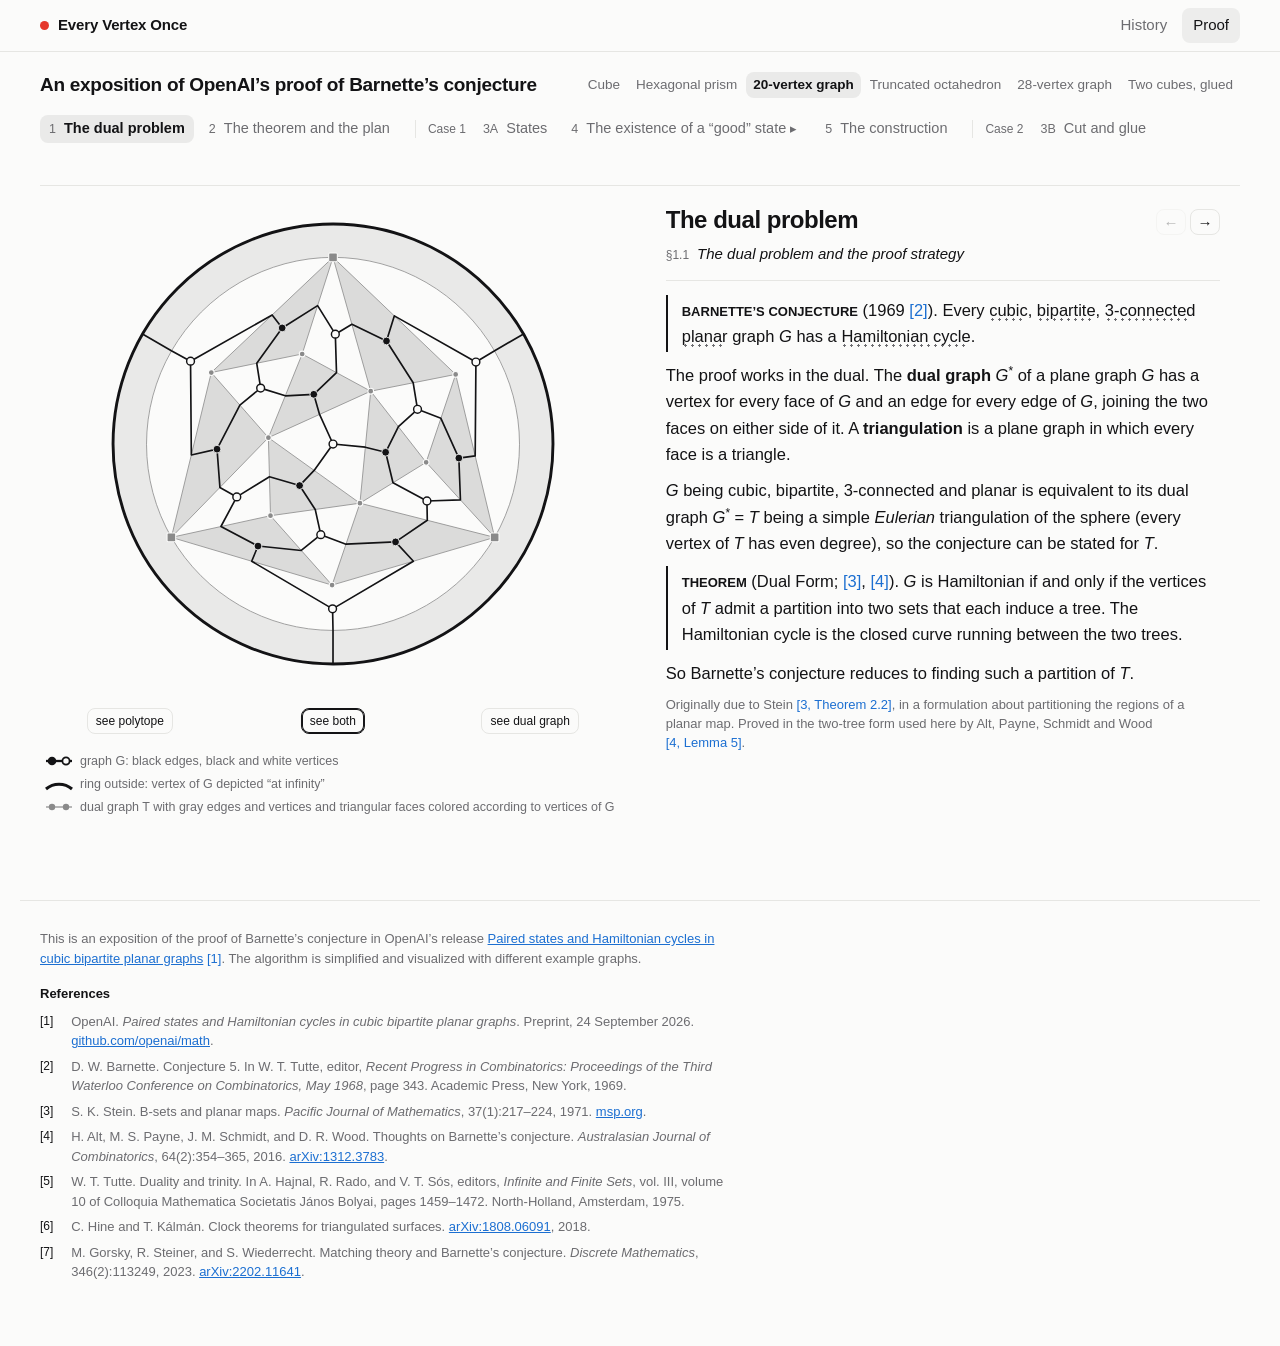
<file: proof.html>
<!DOCTYPE html>
<html lang="en">
<head>
<meta charset="utf-8">
<meta name="viewport" content="width=device-width, initial-scale=1">
<title>Proof · Every Vertex Once</title>
<link rel="icon" href="data:image/svg+xml,%3Csvg xmlns=%22http://www.w3.org/2000/svg%22 viewBox=%220 0 16 16%22%3E%3Ccircle cx=%228%22 cy=%228%22 r=%226%22 fill=%22%23e5372b%22/%3E%3C/svg%3E">
<link rel="stylesheet" href="site.css">
<style>
/* Layout idea: a paper figure on the left that stays put, a numbered argument on the right that drives it. */
/* Neutrals and type come from site.css; the figure keeps its own colours, one per kind of object. */
:root {
  --bg: var(--paper);
  --panel: var(--paper);
  --line: var(--rule);
  --face: #dedede;
  --tedge: #8a8a8a;
  --pair: #1c6fd1;
  --q: #ff6a00;
  --wtree: #7b4bc4;
  --clsa: #34d058; --clsm: #219647; --ham: #d81b60;
  --clsb: #0d5c36;
  --hl: rgba(250, 190, 20, 0.38);
  --focus: var(--thread);
  --display: var(--sans);
  --ui: var(--sans);
  --mono: var(--sans);
}
@media (prefers-color-scheme: dark) {
  :root:not([data-theme="light"]) {
    --face: #34343a; --tedge: #82828a; --pair: #62adff; --q: #ff8a2b; --wtree: #b99aff;
    --clsa: #7af28a; --clsm: #4dc170; --ham: #ff5c93; --clsb: #1f8f55; --hl: rgba(255, 212, 70, 0.24);
  }
}
:root[data-theme="dark"] {
  --face: #34343a; --tedge: #82828a; --pair: #62adff; --q: #ff8a2b; --wtree: #b99aff;
  --clsa: #7af28a; --clsm: #4dc170; --ham: #ff5c93; --clsb: #1f8f55; --hl: rgba(255, 212, 70, 0.24);
}
* { box-sizing: border-box; }
html, body { margin: 0; }
body { background: var(--bg); color: var(--ink); font-family: var(--ui); font-size: 16px; line-height: 1.5; }
button { font: inherit; color: inherit; }
a { color: var(--pair); }

.wrap { max-width: 1240px; margin: 0 auto; padding: 20px 20px 48px; display: flex; flex-direction: column; gap: 12px; }
header.top { display: flex; flex-wrap: wrap; align-items: center; justify-content: space-between; gap: 12px 16px; }
.eyebrow { font-family: var(--mono); font-size: 12px;  color: var(--muted); }
h1 { font-family: var(--display); font-weight: 600; font-size: 19px; line-height: 1.25; margin: 0; letter-spacing: -.015em; }
.lede { margin: 0; max-width: 66ch; }

.bar { display: flex; flex-wrap: wrap; gap: 10px 18px; align-items: center; }
.bar .lab { font-size: 12px; font-family: var(--mono); color: var(--muted);   }
.seg { display: flex; flex-wrap: wrap; gap: 2px; }
.seg button { border: 0; background: transparent; color: var(--muted); border-radius: var(--radius-s); padding: 5px 7px; cursor: pointer; line-height: 1.2; text-align: left; font-size: 13.5px; }
.seg button small { display: block; font-size: 11px; color: var(--muted); font-family: var(--mono); }
.seg button:hover { color: var(--ink); }
.seg button[aria-pressed="true"] { background: color-mix(in srgb, var(--ink) 7%, transparent); color: var(--ink); font-weight: 600; }
.seg button[aria-pressed="true"] small { color: var(--bg); opacity: .75; }

nav.steps { display: flex; align-items: stretch; gap: 0; border: 1px solid var(--line); border-radius: var(--radius-s); overflow: hidden; background: var(--panel); }
nav.steps .trunk { display: flex; flex: 0 0 22%; border-right: 1px solid var(--line); }
nav.steps .trunk button { flex: 1 1 0; justify-content: center; }
nav.steps .branches { flex: 1 1 auto; display: flex; flex-direction: column; min-width: 0; }
nav.steps .branch { display: flex; flex-direction: column; min-width: 0; }
nav.steps .branch + .branch { border-top: 1px solid var(--line); }
nav.steps .bl { font-family: var(--mono); font-size: 10.5px;   color: var(--muted); padding: 5px 8px 0; }
nav.steps .brow { display: flex; align-items: stretch; }
nav.steps .brow button { flex: 1 1 0; }
nav.steps .brow .techbtn { flex: 2.4 1 0; background: color-mix(in srgb, var(--face) 22%, transparent); }
nav.steps .tech { flex: 4.5 1 0; display: flex; flex-direction: column; min-width: 0; border-right: 1px solid var(--line); background: color-mix(in srgb, var(--face) 22%, transparent); box-shadow: inset 0 0 0 2px color-mix(in srgb, var(--wtree) 45%, transparent); }
nav.steps .tech .bl { color: color-mix(in srgb, var(--wtree) 70%, var(--ink)); }
nav.steps .tech .brow > :last-child { border-right: 0; }
nav.steps .bnote { flex: 5 1 0; font-size: 12.5px; color: var(--muted); padding: 9px 10px 8px; align-self: center; }
nav.steps .merge { flex: 0 0 auto; display: flex; align-items: center; padding: 0 12px; border-left: 1px solid var(--line); font-family: var(--display); font-size: 13.5px; text-align: center; line-height: 1.25; color: var(--muted); }
nav.steps button { border: 0; border-right: 1px solid var(--line); background: transparent; padding: 9px 8px 8px; cursor: pointer; text-align: left; display: flex; flex-direction: column; gap: 1px; min-width: 0; }
nav.steps .trunk button:last-child, nav.steps .brow > :last-child { border-right: 0; }
nav.steps .n { font-family: var(--mono); font-size: 11px; color: var(--muted); }
nav.steps .t { font-size: 13px; font-weight: 600; line-height: 1.2; }
nav.steps button:hover { background: color-mix(in srgb, var(--face) 35%, transparent); }
nav.steps button[aria-current="step"] { background: var(--ink); color: var(--bg); }
nav.steps button[aria-current="step"] .n { color: var(--bg); opacity: .7; }

main { display: grid; grid-template-columns: minmax(0, 1.02fr) minmax(0, 1fr); gap: 40px; align-items: start; }
.figcol { display: flex; flex-direction: column; gap: 8px; }
/* The figure is one square, the same size on every step; the band under it holds its buttons or its slider. */
.figbox { --band: 54px; --size: 100%; position: relative; width: var(--size); margin: 0 auto; padding-bottom: var(--band); background: var(--panel); }
svg.figsvg { display: block; width: var(--size); height: auto; }
.legend { display: flex; flex-wrap: wrap; gap: 4px 16px; font-size: 12.5px; color: var(--muted); padding: 0 4px; min-height: 20px; }
.legend > span { display: inline-flex; align-items: center; gap: 6px; }
.legend svg { flex: none; }
.figcap { font-family: var(--display); font-size: 15.5px; line-height: 1.4; padding: 2px 4px 4px; max-width: 66ch; }
.figcap:empty { display: none; }

.panel { background: var(--panel); border: 0; border-radius: 0; padding: 4px 4px 20px 0; display: flex; flex-direction: column; gap: 14px; min-width: 0; }
.ptitle { display: flex; align-items: baseline; justify-content: space-between; gap: 12px; }
.pn { display: inline-flex; gap: 4px; flex: none; }
.pnb { border: 1px solid var(--line); background: transparent; color: var(--ink); width: 30px; height: 26px; border-radius: var(--radius-s); cursor: pointer; font-size: 15px; line-height: 1; padding: 0; }
.pnb:hover { border-color: var(--tedge); }
.pnb:disabled { opacity: .3; cursor: default; pointer-events: none; }
.panel h2 { font-family: var(--display); font-weight: 600; font-size: 24px; line-height: 1.15; margin: 0; text-wrap: balance; letter-spacing: -.02em; }
.panel .ref { font-family: var(--mono); font-size: 12px; color: var(--muted); }
.phead { display: flex; flex-direction: column; gap: 8px; padding-bottom: 14px; border-bottom: 1px solid var(--line); }
.stepno { font-family: var(--mono); font-size: 11.5px;   color: var(--muted); }
.src { display: flex; flex-wrap: wrap; align-items: center; gap: 5px 8px; font-size: 13px; color: var(--muted); }
.src .who { font-family: var(--mono); font-size: 12px; }
.src .sect { font-family: var(--display); font-style: italic; font-size: 15px; color: var(--ink); }
.rtag { font-family: var(--ui); font-size: 13px; white-space: nowrap; }
.rtag::before { content: "· "; }
.prose { font-family: var(--display); font-size: 16.5px; line-height: 1.6; max-width: 66ch; display: flex; flex-direction: column; gap: 10px; }
.prose p { margin: 0; }
.prose .term { position: relative; cursor: help; padding-bottom: 2px; background-image: linear-gradient(var(--panel), var(--panel)), radial-gradient(circle, var(--muted) 1px, transparent 1.3px); background-size: 5px 3px, 7px 3px; background-position: 100% 100%, 0 100%; background-repeat: no-repeat, repeat-x; }
.prose .term[aria-expanded="true"] { background-color: color-mix(in srgb, var(--face) 45%, transparent); border-radius: var(--radius-s); }
.prose .term .pop { position: absolute; left: 0; top: calc(100% + 6px); z-index: 5; width: min(300px, 70vw); padding: 9px 12px; border: 1px solid var(--line); border-radius: var(--radius-s); background: var(--panel); color: var(--ink); box-shadow: 0 6px 20px rgba(0, 0, 0, .16); font-family: var(--ui); font-size: 13.5px; line-height: 1.45; font-weight: 400; font-style: normal; cursor: default; }
.prose .bgbox { display: none; }
.prose .bgbox p { padding: 2px 0 10px; }
.prose .bgbtn { border: 0; background: none; padding: 7px 0; margin: 0; width: 100%; text-align: left; cursor: pointer; font-family: var(--ui); font-size: 13.5px; font-weight: 600; color: var(--ink); }
.merge .qed { display: inline-block; width: 13px; height: 13px; border: 1.6px solid var(--ink); }
.prose .tag { font-family: var(--ui); font-size: 11.5px;   color: var(--muted); border: 1px solid var(--line); border-radius: var(--radius-s); padding: 1px 8px; margin-left: 4px; white-space: nowrap; }
.prose .fact { margin: 10px 0; }
.prose.scroll5 { max-height: min(64vh, 540px); overflow-y: auto; padding: 4px 12px 4px 8px; margin: 0 -8px; scroll-behavior: auto; overscroll-behavior: contain; border-top: 1px solid var(--line); border-bottom: 1px solid var(--line); }
.prose.scroll5 > p { opacity: .5; transition: opacity .3s; }
.prose.scroll5 > p.cur, .prose.scroll5 > p:hover, .prose.scroll5 > p:focus-visible { opacity: 1; }
.prose .claim.go { cursor: pointer; }
.prose p.role { color: var(--muted); font-size: 15px; font-style: italic; margin-bottom: 6px; }
.prose .fact.go.c4:hover, .prose .fact.go.c4:focus-visible, .prose .fact.cur4.c4 { background: linear-gradient(90deg, color-mix(in srgb, var(--c4a) 17%, transparent), color-mix(in srgb, var(--c4b) 17%, transparent)); }
.prose .fact.cur4 { background: color-mix(in srgb, var(--pair) 12%, transparent); }
.prose details.why { margin: 12px 0 4px; border-top: 1px solid var(--line); padding-top: 8px; }
.prose details.why > summary { cursor: pointer; font-family: var(--ui); font-size: 13.5px; font-weight: 600; color: var(--muted); }
.prose details.why[open] > summary { margin-bottom: 6px; }
table.cmp { border-collapse: collapse; font-family: var(--ui); font-size: 13.5px; margin: 8px 0; }
table.cmp th, table.cmp td { border: 1px solid var(--line); padding: 4px 10px; text-align: center; }
table.cmp td.same { background: color-mix(in srgb, var(--face) 35%, transparent); }
table.cmp td.diff { background: var(--hl); font-weight: 600; }
table.z tr.mate td { background: var(--hl); }
table.z tr.g.min td { background: color-mix(in srgb, var(--pair) 14%, transparent); font-weight: 600; }
.figsvg .h4in { stroke: var(--pair); stroke-width: 7; fill: none; stroke-linecap: round; }
.figsvg .h4out { stroke: var(--pair); stroke-width: 7; fill: none; stroke-linecap: round; }
.figsvg .h4ptr { stroke: var(--ink); stroke-width: 2.2; fill: none; stroke-linecap: round; }
.figsvg .h4ri { fill: none; stroke: var(--pair); stroke-width: 3.5; }
.figsvg .h4rl { fill: none; stroke: var(--ink); stroke-width: 3.5; }
.figsvg .h4side { stroke: var(--ink); stroke-width: 9; fill: none; stroke-linecap: round; opacity: .4; }
.figsvg .h4dim { opacity: .22; }
.prose .alg .sub { display: block; margin: 4px 0 0 20px; }
.prose .alg > b:first-child { display: inline-block; min-width: 20px; }
.prose .fact.go { cursor: pointer; border-radius: var(--radius-s); margin-left: -6px; margin-right: -6px; padding: 4px 6px; transition: background .15s; }
.prose .fact.go:hover, .prose .fact.go:focus-visible { background: color-mix(in srgb, var(--wtree) 10%, transparent); outline: none; }
.prose .fact.go[data-col="h"]:hover, .prose .fact.go[data-col="h"]:focus-visible { background: color-mix(in srgb, var(--ham) 14%, transparent); }
.prose .fact.go[data-col="g"]:hover, .prose .fact.go[data-col="g"]:focus-visible { background: color-mix(in srgb, var(--clsm) 22%, transparent); }
.prose .fact.go[data-hov="f1"]:hover, .prose .fact.go[data-hov="f1"]:focus-visible { background: color-mix(in srgb, var(--q) 20%, transparent); }
.prose .claim { border-left: 2px solid var(--ink); padding: 2px 0 2px 14px; }

/* minimal Forest-to-trees list */
.prose.scroll5 { max-height: min(70vh, 620px); border: 0; gap: 2px; padding: 2px 6px 18px 6px; margin: 0 -6px; -webkit-mask-image: linear-gradient(#000 calc(100% - 26px), transparent); mask-image: linear-gradient(#000 calc(100% - 26px), transparent); }
.prose.scroll5 > p { margin: 0; padding: 10px 12px; border-radius: var(--radius-s); border-left: 0; line-height: 1.5; opacity: .55; }
.prose.scroll5 > p.go { margin-left: 0; margin-right: 0; padding: 10px 12px; }
.prose.scroll5 > p.cur { background: color-mix(in srgb, var(--ink) 5%, transparent); }
.prose.scroll5 > p.claim:first-child { padding-bottom: 12px; margin-bottom: 4px; border-bottom: 1px solid var(--line); border-radius: var(--radius-s) var(--radius-s) 0 0; }
.prose.scroll5 .alg .sub { margin: 4px 0 0 24px; color: var(--muted); font-size: 15px; line-height: 1.45; }
.prose.scroll5 .alg > b:first-child { min-width: 24px; }
.prose.scroll5 > p.claim:not(:first-child) { background: none; }
.prose.scroll5 > p.fact:not(.alg) { font-size: 15px; color: var(--muted); }
.prose.scroll5 > p.plain { opacity: .8; cursor: default; }
.prose.scroll5 > p.qedrow { text-align: right; opacity: 1; padding-top: 2px; }
.qedbox { display: inline-block; width: 11px; height: 11px; background: var(--ink); }
.prose.scroll5 > p.plain:hover { opacity: .8; background: none; }
.prose.scroll5 > p.plain.cur { background: none; opacity: 1; }
.prose .claim b { font-family: var(--ui); font-size: 13px;  }
.prose ul.tight { margin: 4px 0 0; padding-left: 20px; }
.prose .claim ul { margin: 4px 0 0; padding-left: 20px; }
.prose .claim li { margin: 2px 0; }
.prose .cite { font-family: var(--ui); font-size: 13px; line-height: 1.45; color: var(--muted); }
.prose .todo { font-family: var(--ui); font-size: 13px; line-height: 1.45; color: var(--muted); border: 1px dashed var(--tedge); border-radius: var(--radius-s); padding: 6px 10px; }
.prose sub, .prose sup { font-size: .72em; line-height: 0; }
.eq { font-family: var(--display); text-align: center; font-size: 17px; padding: 2px 0; overflow-x: auto; white-space: nowrap; }
.do { font-family: var(--ui); font-size: 13.5px; background: color-mix(in srgb, var(--pair) 9%, transparent); border: 1px solid color-mix(in srgb, var(--pair) 30%, transparent); border-radius: var(--radius-s); padding: 8px 10px; }
.do b { font-weight: 600; }
.note { font-family: var(--ui); font-size: 13.5px; background: color-mix(in srgb, var(--q) 10%, transparent); border: 1px solid color-mix(in srgb, var(--q) 35%, transparent); border-radius: var(--radius-s); padding: 8px 10px; }

.ctl { display: flex; flex-direction: column; gap: 8px; }
.figbox .figtog { position: absolute; bottom: 10px; right: 0; font-family: var(--ui); font-size: 12px; line-height: 1; padding: 6px 8px; border-radius: var(--radius-s); border: 1px solid var(--line); background: var(--panel); color: var(--ink); cursor: pointer; }
.figbox .figtog[aria-pressed="true"] { border-color: var(--ink); color: var(--ink); box-shadow: inset 0 0 0 1px var(--ink); }
.figbox .figtog sub { font-size: .75em; }
.btn:disabled { opacity: .4; cursor: default; pointer-events: none; }
.figbox .replay { position: absolute; top: 10px; right: 10px; width: 30px; height: 30px; border-radius: 50%; border: 1px solid var(--line); background: var(--panel); color: var(--ink); font-size: 17px; line-height: 1; padding: 0; cursor: pointer; display: flex; align-items: center; justify-content: center; }
.figbox .figslide { position: absolute; left: 50%; bottom: 22px; transform: translateX(-50%); width: min(70%, 400px); height: 28px; }
.figbox .figslide .ticks { position: absolute; left: 11px; right: 11px; top: 50%; height: 2px; margin-top: -1px; background: var(--line); display: flex; justify-content: space-between; align-items: center; pointer-events: none; }
.figbox .figslide .ticks span { width: 10px; height: 10px; margin: 0 -5px; border-radius: 50%; background: var(--panel); border: 1.5px solid var(--tedge); box-sizing: border-box; }
.figbox .figslide .ticks span { position: relative; }
.figbox .figslide .ticks span::after { content: attr(data-n); position: absolute; left: 50%; top: 15px; transform: translateX(-50%); font-family: var(--ui); font-size: 11px; line-height: 1; color: var(--muted); }
.figbox .figslide .ticks span.on::after { color: var(--ink); }
.figbox .figslide .ticks span.on { background: var(--ink); border-color: var(--ink); }
.figbox .figslider { position: absolute; inset: 0; width: 100%; height: 100%; margin: 0; background: transparent; -webkit-appearance: none; appearance: none; cursor: pointer; }
.figbox .figslider::-webkit-slider-runnable-track { background: transparent; height: 28px; }
.figbox .figslider::-moz-range-track { background: transparent; height: 28px; }
.figbox .figslider::-webkit-slider-thumb { -webkit-appearance: none; width: 22px; height: 22px; margin-top: 3px; border-radius: 50%; background: var(--ink); border: 3px solid var(--panel); box-shadow: 0 0 0 1px var(--ink); }
.figbox .figslider::-moz-range-thumb { width: 16px; height: 16px; border-radius: 50%; background: var(--ink); border: 3px solid var(--panel); box-shadow: 0 0 0 1px var(--ink); }
.figbox .figslider:focus-visible { outline: 2px solid var(--focus); outline-offset: 2px; border-radius: var(--radius-s); }
.figbox .fignav { position: absolute; left: 6px; right: 6px; bottom: 6px; display: flex; align-items: center; justify-content: space-between; gap: 8px; pointer-events: none; }
.figbox .fignav > * { pointer-events: auto; }
.figbox .fnb { width: 34px; height: 34px; border-radius: 50%; border: 1px solid var(--line); background: var(--panel); color: var(--ink); font-size: 13px; padding: 0; cursor: pointer; display: flex; align-items: center; justify-content: center; }
.figbox .fnb:hover:not(:disabled) { border-color: var(--tedge); }
.figbox .fnb:disabled { opacity: .35; cursor: default; }
.figbox .fnl { font-size: 12.5px; color: var(--muted); background: color-mix(in srgb, var(--panel) 85%, transparent); padding: 2px 8px; border-radius: var(--radius-s); text-align: center; }
.figbox .replay:hover { border-color: var(--tedge); }
.figctl { display: flex; flex-direction: column; gap: 10px; padding: 2px 4px; }
.figctl:empty { display: none; }
.ctl .lab { font-size: 12px; font-family: var(--mono); color: var(--muted);   }
.ctl .lab .keep { text-transform: none; font-family: var(--display); font-style: italic; font-size: 14px; letter-spacing: 0; }
.row { display: flex; flex-wrap: wrap; gap: 6px; align-items: center; }
.btn { border: 1px solid var(--line); background: var(--panel); border-radius: var(--radius-s); padding: 6px 11px; cursor: pointer; }
.btn:hover { border-color: var(--tedge); }
.btn.primary { background: var(--ink); color: var(--bg); border-color: var(--ink); }
.btn[aria-pressed="true"] { background: var(--ink); color: var(--bg); border-color: var(--ink); }
.btn[disabled] { opacity: .45; cursor: default; }
.e0ctl { gap: 4px; }
.e0ctl .lab { font-size: 11px; opacity: .8; }
.e0ctl .btn { border-color: transparent; background: transparent; color: var(--muted); font-size: 13px; padding: 2px 8px; border-radius: var(--radius-s); }
.e0ctl .btn:hover { border-color: var(--line); color: var(--ink); }
.e0ctl .btn[aria-pressed="true"] { background: color-mix(in srgb, var(--ink) 8%, transparent); color: var(--ink); border-color: transparent; font-weight: 600; }
.btn.tog { display: inline-flex; align-items: center; gap: 7px; }
.btn.tog::before { content: ""; width: 13px; height: 13px; border-radius: var(--radius-s); border: 1.5px solid var(--muted); background: transparent; flex: none; }
.btn.tog[aria-pressed="true"] { background: var(--panel); color: var(--ink); border-color: var(--ink); }
.btn.tog[aria-pressed="true"]::before { background: var(--ink); border-color: var(--ink); box-shadow: inset 0 0 0 2px var(--panel); }
.chip { border: 1px solid var(--line); background: var(--panel); border-radius: var(--radius-s); padding: 4px 8px 4px 7px; cursor: pointer; display: inline-flex; align-items: center; gap: 7px; font-family: var(--mono); font-size: 12.5px; font-variant-numeric: tabular-nums; }
.chip:hover { border-color: var(--tedge); }
.chip[aria-pressed="true"] { border-color: var(--ink); box-shadow: inset 0 0 0 1px var(--ink); }
.chip .ph { min-width: 2ch; text-align: center; font-weight: 600; }
.tag { font-family: var(--ui); font-size: 11px; padding: 1px 6px; border-radius: var(--radius-s); border: 1px solid transparent; }
.chip .mk { font-family: var(--ui); font-weight: 600; font-size: 13px; }
.tag.ok { background: color-mix(in srgb, var(--clsb) 16%, transparent); color: var(--clsb); border-color: color-mix(in srgb, var(--clsb) 40%, transparent); }
.tag.na { background: color-mix(in srgb, var(--muted) 12%, transparent); color: var(--muted); border-color: color-mix(in srgb, var(--muted) 35%, transparent); }
.tag.cyc { background: color-mix(in srgb, var(--q) 14%, transparent); color: var(--q); border-color: color-mix(in srgb, var(--q) 40%, transparent); }

dl.read { display: grid; grid-template-columns: auto 1fr; gap: 3px 14px; margin: 0; font-size: 13.5px; }
dl.read dt { color: var(--muted); }
dl.read dd { margin: 0; font-family: var(--mono); font-variant-numeric: tabular-nums; }
.tw { overflow-x: auto; }
table.z { border-collapse: collapse; width: 100%; font-size: 13px; font-variant-numeric: tabular-nums; }
table.z th { text-align: left; font-weight: 600; font-size: 12px; color: var(--muted); padding: 4px 8px; border-bottom: 1px solid var(--line); white-space: nowrap; }
table.z td { padding: 4px 8px; border-bottom: 1px solid var(--line); font-family: var(--mono); white-space: nowrap; }
table.z tr.g td { background: color-mix(in srgb, var(--face) 30%, transparent); font-family: var(--ui); font-size: 12.5px; white-space: normal; }
table.z tr.p { cursor: pointer; }
table.z tr.p:hover td { background: color-mix(in srgb, var(--pair) 8%, transparent); }
table.z tr.p.cur td { box-shadow: inset 3px 0 0 var(--ink); font-weight: 600; }
table.z td.zero { color: var(--muted); }
.pager { display: flex; justify-content: space-between; gap: 8px; margin-top: 2px; }
footer.about { font-size: 13px; color: var(--muted); max-width: 1240px; margin: 0 auto; padding: 28px 20px 64px; display: flex; flex-direction: column; gap: 6px; border-top: 1px solid var(--line); }
footer.about > * { max-width: 96ch; }
footer.about p { margin: 0; }
.cref { border: 0; background: none; padding: 0; margin: 0; font: inherit; color: var(--pair); cursor: pointer; }
.cref:hover { text-decoration: underline; }
.refs { margin-top: 10px; }
.refs h2 { font-family: var(--display); font-weight: 600; font-size: 13px; color: var(--ink); margin: 0 0 8px; }
.refs ol { list-style: none; margin: 0; padding: 0; counter-reset: r; display: flex; flex-direction: column; gap: 6px; }
.refs li { counter-increment: r; display: grid; grid-template-columns: 2.4em minmax(0, 1fr); border-radius: var(--radius-s); }
.refs li::before { content: "[" counter(r) "]"; font-family: var(--mono); font-size: 12px; color: var(--ink); }
.refs li.flash { background: var(--hl); }

/* figure */
.figsvg .band { fill: color-mix(in srgb, var(--ink) 14%, var(--panel)); opacity: .55; }
.figsvg .bf { fill: color-mix(in srgb, var(--ink) 14%, var(--panel)); }
.figsvg .te { stroke: var(--tedge); stroke-width: 1.4; fill: none; stroke-linecap: round; }
.figsvg .te.dim { opacity: .35; }
.figsvg .te.soft { stroke-width: 1.1; }
.figsvg .tv { fill: var(--ink); stroke: var(--panel); stroke-width: 1.5; }
.figsvg .tv.soft { fill: var(--tedge); }
.figsvg .hlf { fill: var(--hl); }
.figsvg .hit { stroke: transparent; stroke-width: 20; fill: none; cursor: pointer; }
.figsvg .e0 { stroke: color-mix(in srgb, var(--ink) 60%, var(--tedge)); stroke-width: 4.5; fill: none; stroke-linecap: round; }
.figsvg .e0.soft { stroke-width: 5; }
.figsvg .e0.wide { stroke-width: 11; }
.hint { font-size: 12.5px; color: var(--muted); }
.figsvg .lbl { font-family: var(--display); font-style: italic; font-size: 17px; fill: var(--ink); }
.figsvg .rootv { transform-box: fill-box; transform-origin: center; }
.figsvg.hot-roots .rootv { animation: rootbounce 1.5s ease-in-out infinite alternate; }
@keyframes rootbounce { from { transform: translateY(0) scale(1.15); } to { transform: translateY(-9px) scale(1.45); } }
@media (prefers-reduced-motion: reduce) { .figsvg.hot-roots .rootv { animation: none; transform: scale(1.45); } }
.prose .hov { cursor: default; border-bottom: 2px dotted var(--hc, var(--ink)); }
.prose .hov[data-hov="roots"], .prose .hov[data-hov="X"] { --hc: var(--ink); }
.prose .hov[data-hov="A"] { --hc: color-mix(in srgb, var(--ink) 40%, var(--panel)); }
.prose .hov[data-hov="state"] { --hc: var(--pair); }
.prose .hov[data-hov="Qs"] { --hc: var(--q); }
.figsvg .xv, .figsvg .ms, .figsvg .mr { transform-box: fill-box; transform-origin: center; }
.figsvg.hot-X .xv, .figsvg.hot-X .ms, .figsvg.hot-X .mr { animation: rootbounce 1.5s ease-in-out infinite alternate; }
.figsvg.hot-A .bf { animation: apop 1.8s ease-in-out infinite; }
.figsvg.hot-state .ms, .figsvg.hot-state .mr { animation: rootbounce 1.5s ease-in-out infinite alternate; }
.figsvg.hot-state .mcs, .figsvg.hot-state .mcr { animation: facepulse 1.5s ease-in-out infinite alternate; }
.figsvg .qhid { display: none; }
.figsvg.hot-Qs .qhid { display: inline; }
.figsvg.hot-Qs .q.hi { animation: qpulse 1.5s ease-in-out infinite alternate; }
@keyframes qpulse { from { opacity: .35; } to { opacity: .95; } }
@media (prefers-reduced-motion: reduce) { .figsvg.hot-Qs .q.hi { animation: none; } }
@keyframes apop { 0%, 100% { fill: color-mix(in srgb, var(--ink) 14%, var(--panel)); } 50% { fill: color-mix(in srgb, var(--ink) 88%, var(--panel)); } }
@keyframes facepulse { from { fill-opacity: .45; } to { fill-opacity: .95; } }
@media (prefers-reduced-motion: reduce) { .figsvg.hot-X .xv, .figsvg.hot-X .ms, .figsvg.hot-X .mr { animation: none; } .figsvg.hot-A .bf { animation: none; fill: color-mix(in srgb, var(--ink) 60%, var(--panel)); } }
.figsvg .fadein { animation: figfade 1s ease-out 1.9s both; }
.figsvg .fadein.late { animation-delay: 2.8s; }
.figsvg .tofaint, .figsvg.mfainta .ms, .figsvg.mfainta .mcs { animation: tofaint 1.8s ease-in 1.7s both; }
.figsvg .fromfaint, .figsvg.mgonea .ms, .figsvg.mgonea .mcs { animation: fromfaint 1.8s ease-in .1s both; }
.figsvg.mfaint .ms, .figsvg.mfaint .mcs { opacity: .45; }
.figsvg.mgone .ms, .figsvg.mgone .mcs { display: none; }
.figsvg .f1h { display: none; }
.figsvg.showF1 .f1h { display: inline; }
.figsvg.showSp .f1h { display: inline; }
.figsvg.spin .f1h { animation: figfade .9s ease both; }
.figsvg.lift:not(.spin) .qgo, .figsvg.lift:not(.spin) .tv, .figsvg.lift:not(.spin) .ms { transform: translate(-7px, -15px); }
.figsvg.lift:not(.spin) .te { opacity: .3; }
.figsvg.lift.spin .qgo { animation: liftq 1.3s ease .9s forwards; }
.figsvg.lift.spin .tv, .figsvg.lift.spin .ms { animation: liftv 1.3s ease .9s forwards; }
.figsvg.lift.spin .te { animation: liftbg 1.3s ease .9s forwards; }
@keyframes liftq { to { transform: translate(-7px, -15px); } }
@keyframes liftv { to { transform: translate(-7px, -15px); } }
@keyframes liftbg { to { opacity: .3; } }
.figsvg.pre1 .tofaint, .figsvg.pre1.mfainta .ms, .figsvg.pre1.mfainta .mcs { animation-delay: 5.6s; animation-duration: 1.4s; }
.figsvg.pre1 .fadein.now { animation-delay: 2.8s; animation-duration: 1.1s; }
.figsvg.lift.spin.quick .f1h { animation: none; }
.figsvg.lift.spin.quick .qgo, .figsvg.lift.spin.quick .tv, .figsvg.lift.spin.quick .ms, .figsvg.lift.spin.quick .te { animation-delay: .5s; }
.figsvg.unl .qgo { animation: unlq 1.3s ease both; }
.figsvg.unl .tv, .figsvg.unl .ms { animation: unlv 1.3s ease both; }
.figsvg.unl .te { animation: unlbg 1.3s ease both; }
.figsvg.unl:not(.pre1) .f1h { display: inline; animation: figout 1.3s ease both; }
.figsvg.unl.pre1 .qgo { animation: unlq 1.3s ease both, tofaint 1.4s ease-in-out 5.6s both; }
.figsvg.unl.pre1.mfainta .ms { animation: unlv 1.3s ease both, tofaint 1.4s ease-in-out 5.6s both; }
@keyframes unlq { from { transform: translate(-7px, -15px); } }
@keyframes unlv { from { transform: translate(-7px, -15px); } }
.figsvg.mout .mcs { animation: figout 1.3s ease both; }
.figsvg.lift.spin.mout .ms { animation: liftv 1.3s ease .9s forwards, figout 1.3s ease both; }
.figsvg.unl:not(.pre1) .ms { animation: unlv 1.3s ease both, figfade 1.3s ease both; }
.figsvg.unl:not(.pre1) .mcs { animation: figfade 1.3s ease both; }
.figsvg .qsh { display: none; transform: translate(10px, 17px); }
.figsvg .qsh path { stroke: #000 !important; opacity: .42 !important; animation: none !important; }


@keyframes unlbg { from { opacity: .3; } }
@keyframes figout { from { opacity: 1; } to { opacity: 0; } }
.figsvg.f1x0 .f1e0, .figsvg.f1x1 .f1e1, .figsvg.f1x2 .f1e2 { display: none; }
.figsvg.showF1 .qgo path { animation: treepop .7s ease-in-out 3; }
@keyframes treepop { 0%, 100% { stroke-width: 6.5px; } 50% { stroke-width: 10.5px; } }
@media (prefers-reduced-motion: reduce) { .figsvg.showF1 .qgo path { animation: none; } }
.figsvg.showF1 .qgo { opacity: 1 !important; animation: none !important; }
.prose p[data-hov="f1"] { cursor: help; border-radius: var(--radius-s); margin-left: -6px; margin-right: -6px; padding: 4px 6px; transition: background .15s; }
.prose p[data-hov="f1"]:hover, .prose p[data-hov="f1"]:focus { background: color-mix(in srgb, var(--q) 12%, transparent); outline: none; }
.figsvg.msoft .mcs { fill-opacity: .28; }
.figsvg.msoft0 .ms { opacity: .6; }
.figsvg.mfainta .ms { --f0: .6; }
@keyframes tofaint { from { opacity: var(--f0, 1); } to { opacity: var(--f1, .45); } }
.figsvg .qgo { --f1: .25; }
@keyframes fromfaint { from { opacity: .2; } to { opacity: 0; } }
.figsvg .fadein.now { animation-delay: .1s; animation-duration: 1.6s; }
.figsvg .fadein.quick { animation-delay: 0s; animation-duration: .45s; }
.stepper { align-items: center; }
.stepper .phl { font-size: 13.5px; min-width: 15em; text-align: center; }
@keyframes figfade { from { opacity: 0; } to { opacity: 1; } }
.figsvg .lbl.qlab { fill: var(--q); font-size: 23px; }
.figsvg .lbl.sm { font-family: var(--mono); font-style: normal; font-size: 12px; }
.figsvg .lbl.halo { paint-order: stroke; stroke: var(--panel); stroke-width: 4px; stroke-linejoin: round; }
.figsvg .ge { stroke: var(--ink); stroke-width: 2.3; fill: none; stroke-linejoin: round; stroke-linecap: round; }
.figsvg .ge.faint { stroke-width: 1.5; opacity: .28; stroke-dasharray: 3 4; }
.figsvg .pe { stroke: var(--ink); stroke-width: 2.3; stroke-linecap: round; }
.figsvg .pe.back { stroke-width: 1.4; stroke-dasharray: 3 4; opacity: .6; }
.figbox .figtog.fl { right: auto; left: 0; }
.figbox.hasslide .figtog { top: 0; bottom: auto; left: 0; right: auto; transform: none; }   /* the band is the slider's: the view button takes the empty top-left corner */
.figbox .figtog.l { right: auto; left: 50%; transform: translateX(-50%); }
.figsvg .gvd { fill: var(--ink); stroke: var(--panel); stroke-width: 1; }
.figsvg .gvd.gw { fill: var(--panel); stroke: var(--ink); stroke-width: 1.8; }
.figsvg .pe.pin { stroke: var(--ink); stroke-width: 2; }
.figsvg .pe.ph { stroke: var(--ham); stroke-width: 4.5; }
.figsvg .pe.po { stroke: var(--q); stroke-width: 4.5; }
.figsvg .pe.pp { stroke: var(--wtree); stroke-width: 4.5; }
.figsvg .pe.pp.dim2 { opacity: .5; }
.figsvg .pe.pg { stroke: var(--clsm); stroke-width: 5; }
.figsvg .pe.ph { stroke: var(--ham); stroke-width: 5; }
.figsvg .pe.ph.bold { stroke-width: 8; }
.figsvg .pe.phalo { stroke: var(--panel); stroke-width: 9.4; stroke-linecap: round; }
.figsvg .pe.dim { opacity: .42; }
.figsvg .pe.back.po, .figsvg .pe.back.pp, .figsvg .pe.back.pg, .figsvg .pe.back.ph { opacity: .6; stroke-dasharray: none; }
.figsvg .bk { opacity: .55; }
.figsvg .pe.back.pp.dim2 { opacity: .35; }
.figsvg .pd { fill: none; stroke-linecap: round; stroke-width: 4.5; }
.figsvg .pd.po { stroke: var(--q); } .figsvg .pd.pg { stroke: var(--clsm); stroke-width: 5; }
.figsvg .pd.tg { stroke: var(--tedge); stroke-width: 2.2; } .figsvg .pdd.tg { fill: var(--tedge); }
.figsvg .pdd.po { fill: var(--q); } .figsvg .pdd.pg { fill: var(--clsm); }
.figsvg .pf.c0 { fill: var(--clsa); }
.figsvg .pf.c1 { fill: var(--clsb); }

.figsvg.polyon { cursor: grab; touch-action: none; }
.figsvg.polyon.dragging { cursor: grabbing; }
.figsvg .fadeg { transition: opacity .8s ease; pointer-events: none; }
.figsvg .pf { fill: color-mix(in srgb, var(--ink) 10%, var(--panel)); stroke: none; }
.figsvg .tfw { fill: color-mix(in srgb, var(--ink) 2%, var(--panel)); stroke: none; }
.figsvg .tdl { stroke: var(--tedge); stroke-width: 2.4; stroke-linecap: round; }
.figsvg .tvd { fill: var(--tedge); }
.figsvg .gvb { fill: var(--ink); stroke: var(--panel); stroke-width: 1.2; }
.figsvg .gvw { fill: var(--panel); stroke: var(--ink); stroke-width: 2; }
.figsvg .ring { stroke: var(--ink); stroke-width: 4; fill: none; }
.figsvg .ring.thin { stroke-width: 1.5; opacity: .3; stroke-dasharray: 3 4; }
.figsvg .ham { stroke: var(--ham); stroke-width: 5.5; fill: none; stroke-linejoin: round; stroke-linecap: round; }
.figsvg .hamh { stroke: var(--panel); stroke-width: 10; fill: none; stroke-linejoin: round; stroke-linecap: round; }
.figsvg .d { stroke: var(--pair); stroke-width: 6.5; opacity: .6; fill: none; stroke-linecap: round; }
.figsvg .dh { fill: color-mix(in srgb, var(--pair) 72%, var(--ink)); stroke: var(--panel); stroke-width: 1.2; stroke-linejoin: round; }
.figsvg .d.sel { stroke-width: 8.5; }
.figsvg .mr { fill: var(--q); stroke: var(--panel); stroke-width: 1; }
.figsvg .mcs { fill: var(--pair); fill-opacity: .5; }
.figsvg .mcr { fill: var(--q); fill-opacity: .5; }
.figsvg .ms { fill: var(--pair); stroke: var(--panel); stroke-width: 1; }
.figsvg .ptr { stroke: var(--pair); stroke-width: 2.2; stroke-linecap: round; }
.figsvg .q { stroke: var(--q); stroke-width: 7; opacity: .6; fill: none; stroke-linecap: round; stroke-linejoin: round; }
.figsvg .q.hi { stroke-width: 6.5; opacity: 1; }
.figsvg .qh { fill: color-mix(in srgb, var(--q) 72%, var(--ink)); stroke: var(--panel); stroke-width: 1.2; stroke-linejoin: round; }
.figsvg .q.sel { stroke-width: 9.5; }
.figsvg .q.gone { stroke: var(--muted); stroke-width: 1.6; stroke-dasharray: 3 5; opacity: 1; }
.figsvg .qc { fill: var(--q); stroke: var(--panel); stroke-width: 1; }
.figsvg .wt { stroke: var(--wtree); stroke-width: 3.6; fill: none; stroke-linejoin: round; stroke-linecap: round; }
.figsvg .wth { fill: var(--wtree); }
.figsvg .wn { fill: var(--panel); stroke: var(--wtree); stroke-width: 2.2; }
.figsvg .wb { fill: var(--wtree); stroke: var(--panel); stroke-width: 1; }
.figsvg .wn.root { fill: var(--wtree); }
.figsvg .sp { stroke: var(--muted); stroke-width: 1.1; fill: none; }
.figsvg .p { stroke: var(--ink); stroke-width: 8; opacity: .6; fill: none; stroke-linecap: round; }
.figsvg .pstrong .ca, .figsvg .pstrong .cb { opacity: 1; stroke-width: 9.5; }
.figsvg .pmid .ca, .figsvg .pmid .cb { stroke: var(--clsm); }
.figsvg .psplit .ca, .figsvg .psplit .cb { animation: frommid 2s ease-in-out .2s both; }
@keyframes frommid { from { stroke: var(--clsm); } }
.figsvg .fadein.after { animation-delay: 1.9s; animation-duration: 2s; }
.figsvg .qfade { animation: qfade 1.8s ease-in-out both; }
@keyframes qfade { from { opacity: .45; } to { opacity: .25; } }
.figsvg .wfade { animation: wfade 1.2s ease-in-out both; }
@keyframes wfade { from { opacity: 1; } to { opacity: .18; } }
.figsvg .ca { stroke: var(--clsa); stroke-width: 8.5; opacity: .6; fill: none; stroke-linecap: round; }
.figsvg .cb { stroke: var(--clsb); stroke-width: 8.5; opacity: .6; fill: none; stroke-linecap: round; }
.figsvg .va { fill: var(--clsa); stroke: var(--panel); stroke-width: 1.5; }
.figsvg .vb { fill: var(--clsb); stroke: var(--panel); stroke-width: 1.5; }
.figsvg .vS { fill: none; stroke: var(--ink); stroke-width: 3; }
.figsvg .pc path, .figsvg .pc rect, .figsvg .pc circle { vector-effect: non-scaling-stroke; }
.figsvg .capedge { stroke: #f5c518; stroke-width: 15; opacity: .5; fill: none; stroke-linecap: round; }
.figsvg .capring { fill: none; stroke: #f5c518; stroke-width: 4; opacity: .9; }
.figsvg .capw { fill: none; stroke: var(--ink); stroke-width: 1.6; stroke-dasharray: 5 5; }
.figsvg .capf { stroke: var(--ink); stroke-width: 1.6; stroke-dasharray: 5 5; }
.figsvg .capband { fill: none; stroke: color-mix(in srgb, var(--ink) 14%, var(--panel)); stroke-width: 44; stroke-linejoin: round; }
.figsvg .capbandw { fill: none; stroke: var(--ink); stroke-width: 1.6; stroke-dasharray: 5 5; }
.figsvg .sep { stroke: var(--ink); stroke-width: 7.5; opacity: .6; fill: none; stroke-linejoin: round; stroke-dasharray: 2 7; stroke-linecap: round; }
.figsvg .click { cursor: pointer; }
.figsvg .dimmed { opacity: .25; }

/* roomier step outline */
nav.steps { gap: 14px; padding: 14px; border-radius: var(--radius-s); align-items: stretch; }
nav.steps .trunk { flex: 0 0 24%; border-right: 0; gap: 10px; }
nav.steps .branches { gap: 12px; }
nav.steps .branch + .branch { border-top: 0; }
nav.steps .branch { gap: 6px; }
nav.steps .bl { padding: 0 2px 2px; font-size: 12px;  text-transform: none; }
nav.steps .brow { gap: 10px; }
nav.steps button { border: 1px solid var(--line); border-radius: var(--radius-s); padding: 12px 14px 11px; gap: 4px; background: color-mix(in srgb, var(--face) 14%, var(--panel)); }
nav.steps .trunk button:last-child, nav.steps .brow > :last-child { border-right: 1px solid var(--line); }
nav.steps .brow .techbtn { background: color-mix(in srgb, var(--face) 22%, transparent); }
nav.steps .tech { border: 0; box-shadow: none; background: transparent; gap: 6px; padding: 10px; border-radius: var(--radius-s); border: 1px dashed color-mix(in srgb, var(--wtree) 55%, transparent); }
nav.steps .tech .brow { gap: 8px; }
nav.steps .tech .brow > :last-child { border-right: 1px solid var(--line); }
nav.steps .bnote { padding: 6px 4px; line-height: 1.4; border: 0 !important; }
nav.steps .merge { border: 1px dashed var(--line); border-radius: var(--radius-s); padding: 0 16px; }
nav.steps .n { font-size: 11.5px; }
nav.steps .t { font-size: 13.5px; line-height: 1.25; }
nav.steps button:hover { border-color: var(--tedge); }
nav.steps button[aria-current="step"] { border-color: var(--ink); }
nav.steps { flex-direction: column; gap: 6px; }
nav.steps .navmain { display: flex; gap: 14px; align-items: stretch; }
nav.steps .merge { border: 0 !important; padding: 0 4px; justify-content: flex-end; align-self: flex-end; }
/* minimal step outline */
nav.stepsmin { display: flex; flex-direction: column; border-bottom: 1px solid var(--line); padding-bottom: 6px; font-size: 14.5px; }
nav.stepsmin .srow { display: grid; grid-template-columns: 210px 1fr; align-items: center; padding: 7px 0; }
nav.stepsmin .srow + .srow { border-top: 1px solid color-mix(in srgb, var(--line) 55%, transparent); }
nav.stepsmin .nl { font-weight: 600; font-size: 14px; color: var(--ink); display: flex; flex-direction: column; line-height: 1.25; }
nav.stepsmin .nl small { font-weight: 400; font-size: 12px; color: var(--muted); }
nav.stepsmin .si { display: flex; flex-wrap: wrap; align-items: center; gap: 4px 6px; }
nav.stepsmin .subrow { padding-top: 0; border-top: 0 !important; }
nav.stepsmin .srow.one, nav.stepsmin .srow.subrow { display: block; padding: 5px 0; }
nav.stepsmin .srow.subrow { padding: 0 0 5px 18px; font-size: 13.5px; }
nav.stepsmin .cl { font-size: 12px; color: var(--muted); margin: 0 2px 0 10px; padding-left: 12px; border-left: 1px solid var(--line); cursor: default; white-space: nowrap; }
nav.stepsmin .nnote { font-size: 13px; color: var(--muted); margin-left: 6px; }
nav.stepsmin button { border: 0; background: transparent; color: var(--muted); padding: 4px 9px; border-radius: var(--radius-s); cursor: pointer; font: inherit; line-height: 1.35; }
nav.stepsmin button .n { font-size: 12.5px; color: var(--muted); margin-right: 4px; font-variant-numeric: tabular-nums; }
nav.stepsmin button .t { font-weight: 500; }
nav.stepsmin button:hover { color: var(--ink); }
nav.stepsmin button[aria-current="step"] { background: color-mix(in srgb, var(--ink) 7%, transparent); color: var(--ink); }
nav.stepsmin button[aria-current="step"] .t { font-weight: 600; }
nav.stepsmin button.par { color: var(--ink); }
nav.stepsmin .merge { margin-left: auto; padding: 0 4px; display: inline-flex; }
@media (max-width: 700px) { nav.stepsmin .srow { grid-template-columns: 1fr; gap: 2px; } nav.stepsmin .nl { flex-direction: row; gap: 8px; align-items: baseline; } nav.stepsmin .subrow .nl { display: none; } }

@media (max-width: 940px) { nav.steps .navmain { flex-direction: column; } }

@media (max-width: 940px) { nav.steps .trunk { flex: 0 0 auto; } nav.steps .brow button { flex: 1 1 40%; } }

@media (min-width: 941px) and (min-height: 740px) {
  /* The first screen is the whole walkthrough; the references wait below it. Shorter screens scroll. */
  .wrap { height: calc(100vh - 52px); height: calc(100svh - 52px); padding-bottom: 0; }
  main { flex: 1; min-height: 0; grid-template-rows: minmax(0, 1fr); align-items: stretch; }
  .figcol { min-height: 0; padding-bottom: 12px; }
  .figarea { flex: 1; min-height: 0; container-type: size; }
  .figbox { --size: min(100cqw, 100cqh - var(--band)); }
  .figfoot { flex: none; height: 136px; overflow-y: auto; overscroll-behavior: contain; display: flex; flex-direction: column; gap: 8px; }
  .reader { min-height: 0; overflow-y: auto; padding: 4px 16px 32px 0; overscroll-behavior: contain; }
}
nav.stepsmin .subrow.off { visibility: hidden; }          /* the second row of steps keeps its room, so nothing below moves */
@media (max-width: 940px) {
  main { grid-template-columns: minmax(0, 1fr); }
  .figcol { position: static; }
  nav.steps { flex-direction: column; }
  nav.steps .trunk { flex: 0 0 auto; border-right: 0; border-bottom: 1px solid var(--line); }
  nav.steps .brow { flex-wrap: wrap; }
  nav.steps .brow button { flex: 1 1 30%; }
  nav.steps .merge { border-left: 0; border-top: 1px solid var(--line); padding: 8px 12px; justify-content: center; }
}
@media (max-width: 940px) {
  nav.steps .trunk { border-bottom: 0 !important; }
  nav.steps .branches > .branch > .brow { flex-direction: column; }
  nav.steps .brow > button, nav.steps .brow > .tech { flex: 0 0 auto; width: 100%; }
  nav.steps .tech .brow { flex-direction: row; flex-wrap: wrap; }
  nav.steps .tech .brow button { flex: 1 1 40%; width: auto; }
  nav.steps .bnote { padding: 2px 4px; }
}
@media (max-width: 480px) {
  .wrap { padding: 16px 16px 32px; }
  .panel { padding: 14px 14px 16px; }
}
@media (prefers-reduced-motion: no-preference) {
  .seg button, .btn, .chip, nav.steps button { transition: background-color .12s, border-color .12s; }
}


.figbox .figghost { position: absolute; pointer-events: none; opacity: 1; transition: opacity 1s ease .45s; }
.figbox .figghost.out { opacity: 0; }
.figsvg.frozen, .figsvg.frozen * { animation: none !important; }
.figsvg .nin { animation: ninfade .7s ease backwards; }
@keyframes ninfade { from { opacity: 0; } }
@media (prefers-reduced-motion: reduce) { .figbox .figghost { display: none; } .figsvg .nin { animation: none; } }
</style>
</head>
<body>
<header class="sitebar">
  <a class="home" href="./">Every Vertex Once</a>
  <nav><a href="history.html">History</a><a href="proof.html" aria-current="page">Proof</a></nav>
</header>
<div class="wrap">
  <header class="top">
    <h1>An exposition of OpenAI’s proof of Barnette’s conjecture</h1>
    <div class="seg" id="examples"></div>
  </header>
  <nav class="stepsmin" id="steps" aria-label="Steps of the proof"></nav>
  <main>
    <div class="figcol">
      <div class="figarea">
        <div class="figbox"><svg id="fig" class="figsvg" viewBox="0 0 680 680" role="img" aria-label="The dual triangulation T of the chosen graph, with the objects of the current proof step drawn on it"></svg></div>
      </div>
      <div class="figfoot">
        <div class="figctl" id="figctl"></div>
        <div class="figcap" id="figcap"></div>
        <div class="legend" id="legend"></div>
      </div>
    </div>
    <div class="reader">
      <section class="panel" id="panel"></section>
    </div>
  </main>
</div>
<footer class="about">
  <p class="lede">This is an exposition of the proof of Barnette’s conjecture in OpenAI’s release <a href="https://github.com/openai/math/blob/main/preprints/Paired-states-and-Hamiltonian-cycles-in-cubic-bipartite-planar-graphs-September-24-2026/paper.pdf" target="_blank" rel="noopener">Paired states and Hamiltonian cycles in cubic bipartite planar graphs</a> <button class="cref" data-act="ref" data-i="1">[1]</button>. The algorithm is simplified and visualized with different example graphs.</p>
  <section class="refs" aria-label="References">
    <h2>References</h2>
    <ol>
      <li id="ref-1"><span>OpenAI. <i>Paired states and Hamiltonian cycles in cubic bipartite planar graphs</i>. Preprint, 24 September 2026. <a href="https://github.com/openai/math/blob/main/preprints/Paired-states-and-Hamiltonian-cycles-in-cubic-bipartite-planar-graphs-September-24-2026/paper.pdf" target="_blank" rel="noopener">github.com/openai/math</a>.</span></li>
      <li id="ref-2"><span>D. W. Barnette. Conjecture 5. In W. T. Tutte, editor, <i>Recent Progress in Combinatorics: Proceedings of the Third Waterloo Conference on Combinatorics, May 1968</i>, page 343. Academic Press, New York, 1969.</span></li>
      <li id="ref-3"><span>S. K. Stein. B-sets and planar maps. <i>Pacific Journal of Mathematics</i>, 37(1):217–224, 1971. <a href="https://msp.org/pjm/1971/37-1/pjm-v37-n1-p20-s.pdf" target="_blank" rel="noopener">msp.org</a>.</span></li>
      <li id="ref-4"><span>H. Alt, M. S. Payne, J. M. Schmidt, and D. R. Wood. Thoughts on Barnette’s conjecture. <i>Australasian Journal of Combinatorics</i>, 64(2):354–365, 2016. <a href="https://arxiv.org/abs/1312.3783v1" target="_blank" rel="noopener">arXiv:1312.3783</a>.</span></li>
      <li id="ref-5"><span>W. T. Tutte. Duality and trinity. In A. Hajnal, R. Rado, and V. T. Sós, editors, <i>Infinite and Finite Sets</i>, vol. III, volume 10 of Colloquia Mathematica Societatis János Bolyai, pages 1459–1472. North-Holland, Amsterdam, 1975.</span></li>
      <li id="ref-6"><span>C. Hine and T. Kálmán. Clock theorems for triangulated surfaces. <a href="https://arxiv.org/abs/1808.06091v1" target="_blank" rel="noopener">arXiv:1808.06091</a>, 2018.</span></li>
      <li id="ref-7"><span>M. Gorsky, R. Steiner, and S. Wiederrecht. Matching theory and Barnette’s conjecture. <i>Discrete Mathematics</i>, 346(2):113249, 2023. <a href="https://arxiv.org/abs/2202.11641v3" target="_blank" rel="noopener">arXiv:2202.11641</a>.</span></li>
    </ol>
  </section>
</footer>
<script>
// Core combinatorics for "Paired states and Hamiltonian cycles in cubic bipartite planar graphs".
// Works in Node (module.exports) and in the browser (global Core).
// Conventions: a sphere triangulation is a rotation system rot[v] = neighbors of v in
// counterclockwise order.  The face on the LEFT of the directed edge u->v is (u, v, w) with
// w = predecessor of u in rot[v].
const Core = (() => {
  'use strict';

  const key = (u, v) => (u < v ? u + ',' + v : v + ',' + u);

  // ---------- construction ----------
  function fromFaces(n, faces) {
    const nxt = Array.from({ length: n }, () => new Map());
    for (const [a, b, c] of faces) {
      nxt[a].set(b, c); nxt[b].set(c, a); nxt[c].set(a, b);
    }
    const rot = [];
    for (let v = 0; v < n; v++) {
      const start = nxt[v].keys().next().value;
      const cyc = [start];
      let cur = nxt[v].get(start);
      while (cur !== start) {
        if (cur === undefined || cyc.length > nxt[v].size) throw new Error('bad faces at vertex ' + v);
        cyc.push(cur); cur = nxt[v].get(cur);
      }
      if (cyc.length !== nxt[v].size) throw new Error('vertex link not a single cycle at ' + v);
      rot.push(cyc);
    }
    return rot;
  }

  function leftThird(rot, u, v) {
    const r = rot[v]; const i = r.indexOf(u);
    return r[(i - 1 + r.length) % r.length];
  }

  function listFaces(rot) {
    const seen = new Set(); const faces = [];
    for (let u = 0; u < rot.length; u++) for (const v of rot[u]) {
      if (seen.has(u + '>' + v)) continue;
      const w = leftThird(rot, u, v);
      if (leftThird(rot, v, w) !== u || leftThird(rot, w, u) !== v) throw new Error('non-triangular face');
      seen.add(u + '>' + v); seen.add(v + '>' + w); seen.add(w + '>' + u);
      faces.push([u, v, w]);
    }
    return faces;
  }

  // octahedron on antipodal pairs (p0,q0),(p1,q1),(p2,q2); (p0,p1,p2) counterclockwise from outside
  function octaFaces(p, q) {
    const out = [];
    for (let m = 0; m < 8; m++) {
      const t = [0, 1, 2].map(i => ((m >> i) & 1 ? q[i] : p[i]));
      const odd = ((m & 1) + ((m >> 1) & 1) + ((m >> 2) & 1)) % 2;
      out.push(odd ? [t[0], t[2], t[1]] : t);
    }
    return out;
  }
  function bipyramid(m) { // vertices 0..m-1 equator, m = north, m+1 = south
    const f = [];
    for (let i = 0; i < m; i++) { const j = (i + 1) % m; f.push([m, i, j]); f.push([m + 1, j, i]); }
    return fromFaces(m + 2, f);
  }
  function fromConvex(points, tris) { // orient each triangle outward
    const det = (a, b, c) => a[0] * (b[1] * c[2] - b[2] * c[1]) - a[1] * (b[0] * c[2] - b[2] * c[0]) + a[2] * (b[0] * c[1] - b[1] * c[0]);
    return fromFaces(points.length, tris.map(([a, b, c]) => (det(points[a], points[b], points[c]) > 0 ? [a, b, c] : [a, c, b])));
  }
  function tetrakisHexahedron() {
    const P = [];
    for (let m = 0; m < 8; m++) P.push([m & 1 ? 1 : -1, m & 2 ? 1 : -1, m & 4 ? 1 : -1]);
    const tris = [];
    for (let ax = 0; ax < 3; ax++) for (const sg of [-1, 1]) {
      const c = [0, 0, 0]; c[ax] = sg * 1.5; const ci = P.length; P.push(c);
      const vs = [];
      for (let m = 0; m < 8; m++) if (P[m][ax] === sg) vs.push(m);
      for (let i = 0; i < 4; i++) for (let j = i + 1; j < 4; j++) {
        let diff = 0; for (let k = 0; k < 3; k++) if (P[vs[i]][k] !== P[vs[j]][k]) diff++;
        if (diff === 1) tris.push([ci, vs[i], vs[j]]);
      }
    }
    return fromConvex(P, tris);
  }
  // glue a second octahedron into face F=(x,y,z) (given counterclockwise) of a triangulation
  function glueOctahedron(rot, F) {
    const n = rot.length; const faces = listFaces(rot);
    const same = (f) => f.includes(F[0]) && f.includes(F[1]) && f.includes(F[2]);
    const keep = faces.filter(f => !same(f));
    if (keep.length !== faces.length - 1) throw new Error('F is not a face');
    const add = octaFaces([F[0], F[2], F[1]], [n, n + 1, n + 2]).slice(1);
    return fromFaces(n + 3, keep.concat(add));
  }
  // vertex split used to grow random Eulerian triangulations (dual: insert a square face)
  function splitVertex(rot, f, i0, j) {
    const d = rot[f].length; if (j < 2 || j % 2 || d - j < 2) throw new Error('bad split');
    const nb = []; for (let i = 0; i < d; i++) nb.push(rot[f][(i0 + i) % d]);
    const R = rot.map(r => r.slice()); const f2 = R.length, q = R.length + 1;
    R[f] = nb.slice(0, j + 1).concat([q]);
    R.push(nb.slice(j).concat([nb[0], q]));
    R.push([nb[0], f, nb[j], f2]);
    const rep = (v, arr) => { const k = R[v].indexOf(f); R[v].splice(k, 1, ...arr); };
    rep(nb[0], [f, q, f2]); rep(nb[j], [f2, q, f]);
    for (let i = j + 1; i < d; i++) rep(nb[i], [f2]);
    return R;
  }

  // ---------- the model ----------
  // outer = [a,b,c] a face (any rotation / orientation of its vertex set), e0 = [u,v] an edge of it
  function build(rot, outer, e0) {
    const n = rot.length; const faces = listFaces(rot);
    const fidx = new Map(); faces.forEach((f, i) => { for (let k = 0; k < 3; k++) fidx.set(f[k] + '>' + f[(k + 1) % 3], i); });
    const leftFace = (u, v) => fidx.get(u + '>' + v);
    const E = 0 | (faces.length * 3 / 2);
    if (n - E + faces.length !== 2) throw new Error('not a sphere');
    // simple?
    for (let v = 0; v < n; v++) { if (new Set(rot[v]).size !== rot[v].length || rot[v].includes(v)) throw new Error('not simple'); }
    const t0 = faces.findIndex(f => outer.every(x => f.includes(x)));
    if (t0 < 0) throw new Error('outer is not a face');
    // 2-color faces; color 0 = black = color of t0
    const col = new Array(faces.length).fill(-1); col[t0] = 0; const st = [t0];
    while (st.length) {
      const f = st.pop(); const F = faces[f];
      for (let k = 0; k < 3; k++) {
        const g = leftFace(F[(k + 1) % 3], F[k]);
        if (col[g] < 0) { col[g] = 1 - col[f]; st.push(g); } else if (col[g] === col[f]) throw new Error('faces not 2-colorable');
      }
    }
    const edges = []; const eid = new Map();
    for (let u = 0; u < n; u++) for (const v of rot[u]) if (u < v) {
      const L = leftFace(u, v), R = leftFace(v, u);
      eid.set(key(u, v), edges.length);
      edges.push({ u, v, black: col[L] === 0 ? L : R, white: col[L] === 0 ? R : L });
    }
    const roots = faces[t0].slice(); const isRoot = new Array(n).fill(false); roots.forEach(v => (isRoot[v] = true));
    const A = []; faces.forEach((f, i) => { if (col[i] === 0 && i !== t0) A.push(i); });
    const X = []; for (let v = 0; v < n; v++) if (!isRoot[v]) X.push(v);
    const k = faces.length / 2;
    const delta = (v, w) => (col[leftFace(v, w)] === 0 ? 1 : -1);
    const M = { n, rot, faces, col, edges, eid, t0, roots, isRoot, A, X, k, delta, leftFace, e0: e0 ? e0.slice() : [roots[0], roots[1]] };
    M.edgeOf = (u, v) => eid.get(key(u, v));
    M.third = (t, a, b) => faces[t].find(x => x !== a && x !== b);
    M.opp = (t, v) => { const o = faces[t].filter(x => x !== v); return M.edgeOf(o[0], o[1]); };
    M.sepTriangles = separatingTriangles(M);
    return M;
  }

  function separatingTriangles(M) {
    const out = []; const adj = M.rot.map(r => new Set(r));
    const isFace = new Set(M.faces.map(f => f.slice().sort((a, b) => a - b).join(',')));
    for (let a = 0; a < M.n; a++) for (const b of M.rot[a]) if (b > a) for (const c of M.rot[b]) if (c > b && adj[a].has(c)) {
      if (!isFace.has([a, b, c].join(','))) out.push([a, b, c]);
    }
    return out;
  }

  // ---------- states ----------
  // a state is an array s with s[i] = vertex chosen by the black triangle A[i]
  function enumerateStates(M, limit = Infinity) {
    const out = []; const used = new Array(M.n).fill(false); const s = new Array(M.A.length).fill(-1);
    const opts = M.A.map(t => M.faces[t].filter(v => !M.isRoot[v]));
    const order = M.A.map((_, i) => i).sort((a, b) => opts[a].length - opts[b].length);
    (function rec(d) {
      if (out.length >= limit) return;
      if (d === order.length) { out.push(s.slice()); return; }
      const i = order[d];
      for (const v of opts[i]) if (!used[v]) { used[v] = true; s[i] = v; rec(d + 1); used[v] = false; }
      s[i] = -1;
    })(0);
    return out;
  }

  // Q_s: edge opposite s(t) for t in A.  Returns edges, component structure and a verdict.
  function analyseQ(M, s) {
    const qEdges = M.A.map((t, i) => M.opp(t, s[i]));
    const par = Array.from({ length: M.n }, (_, i) => i);
    const find = x => { while (par[x] !== x) { par[x] = par[par[x]]; x = par[x]; } return x; };
    for (const e of qEdges) { const a = find(M.edges[e].u), b = find(M.edges[e].v); if (a !== b) par[a] = b; }
    const comp = new Map();
    for (let v = 0; v < M.n; v++) { const c = find(v); if (!comp.has(c)) comp.set(c, { verts: [], edges: [], roots: 0 }); const C = comp.get(c); C.verts.push(v); if (M.isRoot[v]) C.roots++; }
    for (const e of qEdges) comp.get(find(M.edges[e].u)).edges.push(e);
    const comps = [...comp.values()];
    let forest = true, partnered = true, cyclic = 0;
    for (const C of comps) {
      const exc = C.edges.length - (C.verts.length - 1);
      if (exc > 0) forest = false;
      if (C.edges.length !== C.verts.length - C.roots) partnered = false;
      else if (C.roots === 0) cyclic++;
    }
    return { qEdges, comps, forest, partnered, cyclicComps: cyclic, partners: partnered ? 2 ** cyclic : 0 };
  }

  // all partners r of s (states with r(t) != s(t) everywhere)
  function partnersOf(M, s, limit = Infinity) {
    const out = []; const used = new Array(M.n).fill(false); const r = new Array(M.A.length).fill(-1);
    const opts = M.A.map((t, i) => M.faces[t].filter(v => !M.isRoot[v] && v !== s[i]));
    const order = M.A.map((_, i) => i).sort((a, b) => opts[a].length - opts[b].length);
    (function rec(d) {
      if (out.length >= limit) return;
      if (d === order.length) { out.push(r.slice()); return; }
      const i = order[d];
      for (const v of opts[i]) if (!used[v]) { used[v] = true; r[i] = v; rec(d + 1); used[v] = false; }
      r[i] = -1;
    })(0);
    return out;
  }

  // side of a simple closed vertex cycle not containing t0: faces, interior vertices
  function disk(M, cyc) {
    const onC = new Set(); const h = cyc.length;
    for (let i = 0; i < h; i++) onC.add(key(cyc[i], cyc[(i + 1) % h]));
    const seen = new Array(M.faces.length).fill(false); seen[M.t0] = true; const st = [M.t0];
    while (st.length) {
      const f = st.pop(); const F = M.faces[f];
      for (let k = 0; k < 3; k++) {
        const a = F[k], b = F[(k + 1) % 3]; if (onC.has(key(a, b))) continue;
        const g = M.leftFace(b, a); if (!seen[g]) { seen[g] = true; st.push(g); }
      }
    }
    const inside = []; for (let f = 0; f < M.faces.length; f++) if (!seen[f]) inside.push(f);
    const cs = new Set(cyc); const iv = new Set();
    for (const f of inside) for (const v of M.faces[f]) if (!cs.has(v)) iv.add(v);
    return { faces: inside, interior: [...iv] };
  }

  // data of a directed simple cycle (vertex list in travel order)
  function cycleData(M, cyc) {
    const h = cyc.length; const D = disk(M, cyc); const inSet = new Set(D.faces);
    let dsum = 0, l = 0, leftIn = 0;
    for (let i = 0; i < h; i++) {
      const a = cyc[i], b = cyc[(i + 1) % h];
      dsum += M.delta(a, b);
      if (inSet.has(M.leftFace(a, b))) leftIn++;
      if (inSet.has(M.edges[M.edgeOf(a, b)].black)) l++;
    }
    if (leftIn !== 0 && leftIn !== h) throw new Error('cycle is not simple');
    const B = D.faces.filter(f => M.col[f] === 0).length, W = D.faces.length - B;
    return { verts: cyc.slice(), h, ccw: leftIn === h, deltaSum: dsum, l, I: D.interior.length, B, W, faces: D.faces, interior: D.interior };
  }

  // D(r,s): the directed cycles r(t) -> s(t)
  function pairCycles(M, r, s) {
    const next = new Map(), tri = new Map();
    M.A.forEach((t, i) => { next.set(r[i], s[i]); tri.set(r[i], i); });
    const seen = new Set(); const cycles = [];
    for (const v of M.X) {
      if (seen.has(v)) continue;
      const cyc = []; const tris = []; let x = v;
      while (!seen.has(x)) { seen.add(x); cyc.push(x); tris.push(tri.get(x)); x = next.get(x); }
      const cd = cycleData(M, cyc); cd.tris = tris; cycles.push(cd);
    }
    return cycles;
  }
  function Jof(M, r, s) { let t = 0; M.A.forEach((_, i) => { t += M.delta(r[i], s[i]); }); return t / 3; }

  // the directed cycles of Q_s under the orientation r(t) -> u(t)
  function qCycles(M, r, s) {
    const next = new Map(), tri = new Map();
    M.A.forEach((t, i) => { const u = M.third(t, r[i], s[i]); next.set(r[i], u); tri.set(r[i], i); });
    const state = new Map(); const cycles = [];
    for (const v0 of M.X) {
      if (state.has(v0)) continue;
      const path = []; let x = v0;
      while (x !== undefined && !state.has(x) && next.has(x)) { state.set(x, 1); path.push(x); x = next.get(x); }
      if (x !== undefined && state.get(x) === 1) {
        const cyc = path.slice(path.indexOf(x)); const cd = cycleData(M, cyc); cd.tris = cyc.map(v => tri.get(v)); cycles.push(cd);
      }
      for (const p of path) state.set(p, 2);
    }
    return cycles;
  }
  // the involution in the proof of Lemma 5.2: reverse one directed cycle of Q_s
  function flip(M, r, s, cyc) {
    const r2 = r.slice();
    for (const i of cyc.tris) r2[i] = M.third(M.A[i], r[i], s[i]);
    return r2;
  }

  // ---------- positive spoke circulation (Lemma 5.3) ----------
  // a[i][v] for t = A[i], v in V(t)
  function circulation(M) {
    const nearOuter = new Set(); const F0 = M.faces[M.t0];
    for (let k = 0; k < 3; k++) nearOuter.add(M.edges[M.edgeOf(F0[k], F0[(k + 1) % 3])].white);
    const OUT = -1; const reg = f => (nearOuter.has(f) ? OUT : f);
    // spokes: (i, v) with left / right white faces when walking center -> v
    const spokes = []; const a = M.A.map(() => ({}));
    M.A.forEach((t, i) => {
      const F = M.faces[t];
      for (let k = 0; k < 3; k++) {
        const v = F[k], vp = F[(k + 1) % 3], vm = F[(k + 2) % 3];
        spokes.push({ i, v, L: reg(M.edges[M.edgeOf(v, vp)].white), R: reg(M.edges[M.edgeOf(vm, v)].white) });
        a[i][v] = 0;
      }
    });
    const adj = new Map();
    const push = (f, o) => { if (!adj.has(f)) adj.set(f, []); adj.get(f).push(o); };
    spokes.forEach(sp => { push(sp.L, { to: sp.R, sp, leaving: 'L' }); push(sp.R, { to: sp.L, sp, leaving: 'R' }); });
    const bounded = []; for (let f = 0; f < M.faces.length; f++) if (M.col[f] === 1 && !nearOuter.has(f)) bounded.push(f);
    for (const f of bounded) {
      const prev = new Map([[f, null]]); const qu = [f]; let hit = false;
      while (qu.length && !hit) {
        const x = qu.shift();
        for (const o of adj.get(x) || []) if (!prev.has(o.to)) { prev.set(o.to, { from: x, o }); if (o.to === OUT) { hit = true; break; } qu.push(o.to); }
      }
      if (!hit) throw new Error('spoke graph H0 not connected');
      let x = OUT;
      while (prev.get(x)) { const { from, o } = prev.get(x); a[o.sp.i][o.sp.v] += o.leaving === 'L' ? 1 : -1; x = from; }
    }
    return a;
  }
  function omega(M, a, s) { let t = 0; s.forEach((v, i) => { t += a[i][v]; }); return t; }

  // ---------- from a forest pair to the two induced trees (Section 6) ----------
  function construct(M, r, s, e0) {
    e0 = e0 || M.e0; const e0id = M.edgeOf(e0[0], e0[1]);
    const y0 = M.edges[e0id].white;
    // white tree: one edge per t in A joining the white faces across the two sides of t at s(t)
    const wadj = new Map(); const wEdges = [];
    M.A.forEach((t, i) => {
      const F = M.faces[t]; const o = F.filter(x => x !== s[i]);
      const ea = M.edgeOf(s[i], o[0]), eb = M.edgeOf(s[i], o[1]);
      const fa = M.edges[ea].white, fb = M.edges[eb].white;
      wEdges.push({ i, t, fa, fb, ea, eb });
      for (const [x, y, e] of [[fa, fb, eb], [fb, fa, ea]]) { if (!wadj.has(x)) wadj.set(x, []); wadj.get(x).push({ to: y, i, edgeAtTo: e }); }
    });
    // BFS from y0; the edge of t bordering the endpoint farther from y0 is selected
    const depth = new Map([[y0, 0]]); const parent = new Map(); const qu = [y0]; const sel = new Array(M.A.length).fill(-1);
    while (qu.length) {
      const x = qu.shift();
      for (const o of wadj.get(x) || []) {
        if (depth.has(o.to)) { continue; }
        depth.set(o.to, depth.get(x) + 1); parent.set(o.to, { from: x, i: o.i }); sel[o.i] = o.edgeAtTo; qu.push(o.to);
      }
    }
    const whiteCount = M.faces.length / 2;
    const isTree = depth.size === whiteCount && !sel.includes(-1);
    const P0 = sel.slice(); const P = P0.concat([e0id]); const inP = new Set(P);
    // components of P
    const par = Array.from({ length: M.n }, (_, i) => i);
    const find = x => { while (par[x] !== x) { par[x] = par[par[x]]; x = par[x]; } return x; };
    let acyclic = true;
    for (const e of P) { const a = find(M.edges[e].u), b = find(M.edges[e].v); if (a === b) acyclic = false; else par[a] = b; }
    const reps = [...new Set(Array.from({ length: M.n }, (_, v) => find(v)))];
    const cls = Array.from({ length: M.n }, (_, v) => reps.indexOf(find(v)));
    // Hamiltonian cycle of G = T*: faces are vertices, non-selected edges are the cycle edges
    const nb = M.faces.map(() => []);
    M.edges.forEach((e, id) => { if (!inP.has(id)) { nb[e.black].push({ f: e.white, id }); nb[e.white].push({ f: e.black, id }); } });
    const twoReg = nb.every(x => x.length === 2);
    let ham = null;
    if (twoReg) {
      const seq = [M.t0]; const eseq = []; let prevE = -1, cur = M.t0;
      for (;;) { const o = nb[cur][0].id !== prevE ? nb[cur][0] : nb[cur][1]; eseq.push(o.id); prevE = o.id; cur = o.f; if (cur === M.t0) break; seq.push(cur); if (seq.length > M.faces.length) break; }
      if (seq.length === M.faces.length) ham = { faces: seq, edges: eseq };
    }
    // induced check
    let induced = true;
    M.edges.forEach((e, id) => { if ((cls[e.u] === cls[e.v]) !== inP.has(id)) induced = false; });
    const ok = isTree && acyclic && reps.length === 2 && !!ham && induced && cls[e0[0]] === cls[e0[1]] && cls[M.roots.find(x => x !== e0[0] && x !== e0[1])] !== cls[e0[0]];
    return { ok, y0, wEdges, parent, depth, sel, P0, P, e0id, cls, ham, isTree, acyclic, comps: reps.length, induced };
  }

  // find one forest pair by backtracking (for larger triangulations)
  function findForestPair(M) {
    const m = M.A.length; const s = new Array(m).fill(-1); const used = new Array(M.n).fill(false);
    const opts = M.A.map(t => M.faces[t].filter(v => !M.isRoot[v]));
    const order = M.A.map((_, i) => i).sort((a, b) => opts[a].length - opts[b].length);
    let found = null;
    // union-find with rollback, tracking #roots per component
    const par = Array.from({ length: M.n }, (_, i) => i); const rootsIn = M.isRoot.map(x => (x ? 1 : 0)); const rank = new Array(M.n).fill(0);
    const find = x => { while (par[x] !== x) x = par[x]; return x; };
    (function rec(d) {
      if (found) return;
      if (d === m) { found = s.slice(); return; }
      const i = order[d];
      for (const v of opts[i]) {
        if (used[v]) continue;
        const e = M.edges[M.opp(M.A[i], v)]; let a = find(e.u), b = find(e.v);
        if (a === b || rootsIn[a] + rootsIn[b] > 1) continue;
        if (rank[a] < rank[b]) [a, b] = [b, a];
        const bump = rank[a] === rank[b]; par[b] = a; rootsIn[a] += rootsIn[b]; if (bump) rank[a]++;
        used[v] = true; s[i] = v;
        rec(d + 1);
        used[v] = false; s[i] = -1; par[b] = b; rootsIn[a] -= rootsIn[b]; if (bump) rank[a]--;
        if (found) return;
      }
    })(0);
    if (!found) return null;
    const rs = partnersOf(M, found, 2);
    return rs.length ? { r: rs[0], s: found } : null;
  }

  // ---------- separating triangles: cut, solve, glue (Section 7) ----------
  // returns { cls } labelling of vertices (two induced trees), following the paper's induction
  function solve(rot, outer, e0, log) {
    const M = build(rot, outer, e0);
    if (!M.sepTriangles.length) {
      const p = findForestPair(M); if (!p) throw new Error('no forest pair found');
      const c = construct(M, p.r, p.s, e0); if (!c.ok) throw new Error('construction failed');
      return { cls: c.cls, M, pair: p, pieces: null };
    }
    const tri = M.sepTriangles[0]; const onT = new Set([key(tri[0], tri[1]), key(tri[1], tri[2]), key(tri[0], tri[2])]);
    const side = new Array(M.faces.length).fill(-1); side[M.t0] = 0; const st = [M.t0];
    while (st.length) {
      const f = st.pop(); const F = M.faces[f];
      for (let k = 0; k < 3; k++) { const a = F[k], b = F[(k + 1) % 3]; if (onT.has(key(a, b))) continue; const g = M.leftFace(b, a); if (side[g] < 0) { side[g] = 0; st.push(g); } }
    }
    const piece = (which) => {
      const fs = M.faces.filter((_, f) => (side[f] === 0) === (which === 0));
      // cap: reverse of the boundary direction used by the kept faces
      let cap = null;
      for (const F of fs) for (let k = 0; k < 3; k++) {
        const a = F[k], b = F[(k + 1) % 3];
        if (onT.has(key(a, b))) { const c = tri.find(x => x !== a && x !== b); cap = [b, a, c]; }
      }
      const all = fs.concat([cap]); const ids = [...new Set(all.flat())].sort((x, y) => x - y);
      const loc = new Map(ids.map((v, i) => [v, i]));
      return { rot: fromFaces(ids.length, all.map(F => F.map(v => loc.get(v)))), ids, loc, cap };
    };
    const p0 = piece(0), p1 = piece(1);
    const r0 = solve(p0.rot, outer.map(v => p0.loc.get(v)), e0.map(v => p0.loc.get(v)), log);
    const lab = new Array(M.n).fill(-1);
    p0.ids.forEach((v, i) => { lab[v] = r0.cls[i]; });
    // same-label edge of the cap is prescribed in the other piece
    const [x, y, z] = tri; const pairE = lab[x] === lab[y] ? [x, y] : lab[x] === lab[z] ? [x, z] : [y, z];
    const r1 = solve(p1.rot, tri.map(v => p1.loc.get(v)), pairE.map(v => p1.loc.get(v)), log);
    const flipLab = r1.cls[p1.loc.get(pairE[0])] !== lab[pairE[0]];
    p1.ids.forEach((v, i) => { const c = flipLab ? 1 - r1.cls[i] : r1.cls[i]; if (lab[v] >= 0 && lab[v] !== c) throw new Error('labels disagree on the cap'); lab[v] = c; });
    if (log) log.push({ tri, sizes: [p0.ids.length, p1.ids.length] });
    return { cls: lab, M, pieces: [{ ids: p0.ids, sub: r0 }, { ids: p1.ids, sub: r1, e0: pairE }], tri };
  }

  // check a 2-labelling: both classes induce trees; return the Hamiltonian cycle of the dual
  function checkPartition(M, cls) {
    const inP = new Set(); M.edges.forEach((e, id) => { if (cls[e.u] === cls[e.v]) inP.add(id); });
    const cnt = [0, 0]; cls.forEach(c => cnt[c]++);
    const ecnt = [0, 0]; M.edges.forEach((e) => { if (cls[e.u] === cls[e.v]) ecnt[cls[e.u]]++; });
    const par = Array.from({ length: M.n }, (_, i) => i);
    const find = x => { while (par[x] !== x) { par[x] = par[par[x]]; x = par[x]; } return x; };
    let acyclic = true;
    for (const id of inP) { const e = M.edges[id]; const a = find(e.u), b = find(e.v); if (a === b) acyclic = false; else par[a] = b; }
    const trees = acyclic && ecnt[0] === cnt[0] - 1 && ecnt[1] === cnt[1] - 1 && cnt[0] > 0 && cnt[1] > 0;
    const nb = M.faces.map(() => []);
    M.edges.forEach((e, id) => { if (!inP.has(id)) { nb[e.black].push({ f: e.white, id }); nb[e.white].push({ f: e.black, id }); } });
    let ham = null;
    if (nb.every(x => x.length === 2)) {
      const seq = [M.t0]; const eseq = []; let prevE = -1, cur = M.t0;
      for (;;) { const o = nb[cur][0].id !== prevE ? nb[cur][0] : nb[cur][1]; eseq.push(o.id); prevE = o.id; cur = o.f; if (cur === M.t0) break; seq.push(cur); if (seq.length > M.faces.length) break; }
      if (seq.length === M.faces.length) ham = { faces: seq, edges: eseq };
    }
    return { trees, ham, P: [...inP] };
  }

  return { key, fromFaces, listFaces, leftThird, octaFaces, bipyramid, tetrakisHexahedron, glueOctahedron, splitVertex, fromConvex,
    build, enumerateStates, analyseQ, partnersOf, disk, cycleData, pairCycles, Jof, qCycles, flip, circulation, omega, construct,
    findForestPair, solve, checkPartition, separatingTriangles };
})();


</script>
<script>
const EXAMPLES = (() => {
  const C = Core;
  const oct = C.fromFaces(6, C.octaFaces([0, 1, 2], [3, 4, 5]));
  const tk = C.tetrakisHexahedron();
  const coords = {"cube":{"top":0,"P":[[0,1],[0.866,-0.5],[-0.866,-0.5],[0,-0.452],[-0.392,0.226],[0.392,0.226]]},"prism6":{"top":0,"P":[[0,1],[-0.866,-0.5],[-0.242,-0.634],[0.031,-0.263],[0.243,0.104],[0.428,0.527],[-0.5,0.289],[0.866,-0.5]]},"g20":{"top":0,"P":[[0,1],[-0.866,-0.5],[-0.652,0.383],[-0.346,0.034],[-0.165,0.482],[0.866,-0.5],[0.144,-0.317],[0.202,0.283],[-0.005,-0.756],[-0.335,-0.384],[0.499,-0.098],[0.657,0.373]]},"perm":{"top":0,"P":[[0,1],[-0.257,0.457],[-0.866,-0.5],[-0.524,-0.006],[0.77,0.159],[0.248,0.17],[0.247,-0.746],[-0.023,-0.299],[0.866,-0.5],[-0.138,0.08],[0.143,0.545],[-0.401,-0.397],[-0.693,0.4],[0.343,-0.198]]},"g28":{"top":0,"P":[[0,1],[-0.866,-0.5],[-0.128,-0.084],[0.306,-0.306],[0.7,0.437],[0.866,-0.5],[-0.692,0.384],[-0.304,0.412],[0.353,-0.009],[0.543,0.173],[-0.077,-0.811],[0.032,-0.518],[-0.508,-0.054],[-0.434,-0.434],[0.158,0.578],[0.033,0.23]]},"glued":{"top":0,"P":[[0,1],[0.866,-0.5],[-0.866,-0.5],[0,-0.548],[-0.717,-0.124],[0.717,-0.124],[0.162,0.063],[-0.264,0.222],[0.099,0.481]]}};
  const list = [
    { id: 'cube', name: 'Cube', sub: '8 vertices', rot: oct, outer: [0, 1, 2] },
    { id: 'prism6', name: 'Hexagonal prism', sub: '12 vertices', rot: C.bipyramid(6), outer: [7, 1, 0] },
    { id: 'g20', name: '20-vertex graph', sub: '6 squares, 6 hexagons', rot: [[5,1,2,4,7,11],[2,0,5,8,9,3],[0,1,3,4],[6,7,4,2,1,9],[0,2,3,7],[1,0,11,10,6,8],[3,9,8,5,10,7],[10,11,0,4,3,6],[1,5,6,9],[6,3,1,8],[7,6,5,11],[5,0,7,10]], outer: [0, 5, 1] },
    { id: 'perm', name: 'Truncated octahedron', sub: '24 vertices', rot: tk, outer: C.listFaces(tk)[0] },
    { id: 'g28', name: '28-vertex graph', sub: 'with an octagon', rot: [[1,6,7,14,4,5],[6,0,5,10,13,12],[7,12,11,3,8,15],[5,8,2,11],[5,0,14,9],[1,0,4,9,8,3,11,10],[0,1,12,7],[12,2,15,14,0,6],[14,15,2,3,5,9],[5,4,14,8],[1,5,11,13],[5,3,2,12,13,10],[11,2,7,6,1,13],[1,10,11,12],[8,9,4,0,7,15],[7,2,8,14]], outer: [0, 5, 1] },
    { id: 'glued', name: 'Two cubes, glued', sub: '14 vertices, a 3-edge cut', rot: C.glueOctahedron(oct, [0, 4, 5]), outer: [0, 1, 2] },
  ];
  return list.map(e => Object.assign(e, coords[e.id]));
})();
</script>
<script>
// Interactive walkthrough. Depends on Core (core.js) and EXAMPLES (examples with coordinates).
(() => {
  'use strict';
  const C = Core, NS = 'http://www.w3.org/2000/svg';
  const CX = 340, CY = 340, RT = 258, RG = 304;
  const SNUM = ['1', '2', '3A', '4a', '4b', '4c', '4d', '5', '3B'];
  const STEPS = [
    { id: 'dual', t: 'The dual problem', sec: '§1.1', sect: 'The dual problem and the proof strategy', res: [] },
    { id: 'thm', t: 'The theorem and the plan', sec: '§2', sect: 'Plane trees and the triangulation statement', res: ['Theorem 2.2'] },
    { id: 'states', t: 'States', sec: '§2', sect: 'Plane trees and the triangulation statement', res: [] },
    { id: 'pairs', t: 'Two disjoint states', sec: '§3', sect: 'Two disjoint states', res: ['Proposition 3.1'] },
    { id: 'disk', t: 'Disk identity', sec: '§4', sect: 'The disk identity', res: ['Lemma 4.1 (Disk identity)'] },
    { id: 'flip', t: 'Reversing a cycle', sec: '§5.1', sect: 'Cancellation', res: ['Lemma 5.2'] },
    { id: 'sum', t: 'The sum Z(x)', sec: '§5', sect: 'A weighted cancellation argument', res: ['Proposition 5.1', 'Lemma 5.3'] },
    { id: 'trees', t: 'The construction', sec: '§6', sect: 'Recovering the two induced trees', res: [] },
    { id: 'glue', t: 'Cut and glue', sec: '§7', sect: 'Separating triangles and the Hamiltonian cycle', res: ['Theorem 1.1', 'Corollary 7.1', 'Corollary 7.2'] },
  ];
  const S = { ex: 2, step: 0, e0k: 0, pair: 0, st: 0, cyc: 0, sub7: 1, sub8: 0, pv: 'both', peek: false, showQ: false, ztab: 's', note: '', hideE0: false };
  let D = null;

  // ---------- small helpers ----------
  const lerp = (a, b, t) => [a[0] + (b[0] - a[0]) * t, a[1] + (b[1] - a[1]) * t];
  const dist = (a, b) => Math.hypot(a[0] - b[0], a[1] - b[1]);
  const f1 = x => (Math.round(x * 10) / 10).toString();
  const pt = p => f1(p[0]) + ',' + f1(p[1]);
  const mk = (tag, attrs, parent) => { const e = document.createElementNS(NS, tag); for (const k in attrs) e.setAttribute(k, attrs[k]); if (parent) parent.appendChild(e); return e; };
  const arcPt = (deg, R) => [CX + R * Math.cos(deg * Math.PI / 180), CY - R * Math.sin(deg * Math.PI / 180)];
  const angDiff = (a, b) => ((b - a + 540) % 360) - 180;
  const PH = ['1', 'i', '−1', '−i'];
  const ph = J => PH[((J % 4) + 4) % 4];
  const sgn = x => (x < 0 ? '−' + (-x) : '' + x);
  const cplx = (re, im) => { if (!re && !im) return '0'; if (!im) return sgn(re); const iPart = (im === 1 ? '' : im === -1 ? '−' : sgn(im)) + 'i'; return re ? sgn(re) + (im > 0 ? ' + ' : ' ') + iPart : iPart; };
  const iPow = J => [[1, 0], [0, 1], [-1, 0], [0, -1]][((J % 4) + 4) % 4];
  const fact = m => (m <= 1 ? 1 : m * fact(m - 1));
  const plural = (n, w) => n + ' ' + w + (n === 1 ? '' : 's');
  const cref = (n, extra) => `<button class="cref" data-act="ref" data-i="${n}" title="Go to reference ${n}">[${n}${extra ? ', ' + extra : ''}]</button>`;

  // ---------- geometry of the current example ----------
  const isOuter = (u, v) => D.M.isRoot[u] && D.M.isRoot[v];
  function edgePt(u, v, t) {
    if (isOuter(u, v)) { const a = D.rootAng[u]; return arcPt(a + t * angDiff(a, D.rootAng[v]), RT); }
    return lerp(D.pos[u], D.pos[v], t);
  }
  function edgeLen(u, v) { return isOuter(u, v) ? RT * Math.abs(angDiff(D.rootAng[u], D.rootAng[v])) * Math.PI / 180 : dist(D.pos[u], D.pos[v]); }
  function edgeD(u, v, shrink = 0) {
    const L = edgeLen(u, v), t0 = shrink / L, t1 = 1 - shrink / L;
    const a = edgePt(u, v, t0), b = edgePt(u, v, t1);
    if (isOuter(u, v)) return `M${pt(a)} A${RT},${RT} 0 0 ${angDiff(D.rootAng[u], D.rootAng[v]) < 0 ? 1 : 0} ${pt(b)}`;
    return `M${pt(a)} L${pt(b)}`;
  }
  function edgeAngle(u, v, t) { const a = edgePt(u, v, t - 0.02), b = edgePt(u, v, t + 0.02); return Math.atan2(b[1] - a[1], b[0] - a[0]) * 180 / Math.PI; }
  const eUV = id => [D.M.edges[id].u, D.M.edges[id].v];
  const centroid = f => { const p = D.M.faces[f].map(v => D.pos[v]); return [(p[0][0] + p[1][0] + p[2][0]) / 3, (p[0][1] + p[1][1] + p[2][1]) / 3]; };
  function faceD(f) {
    const F = D.M.faces[f]; const rs = F.filter(v => D.M.isRoot[v]);
    if (rs.length === 2) { const v = F.find(x => !D.M.isRoot[x]); return `M${pt(D.pos[v])} L${edgeD(rs[0], rs[1]).slice(1)} Z`; }
    return 'M' + F.map(v => pt(D.pos[v])).join(' L') + ' Z';
  }
  function markerPos(t, v) { const c = centroid(t), p = D.pos[v]; const d = dist(c, p); return lerp(p, c, Math.min(0.55, Math.max(0.25, 15 / d))); }
  function gEdgeD(id) {
    const E = D.M.edges[id]; const m = edgePt(E.u, E.v, 0.5);
    if (E.black === D.M.t0) { const a = D.rootAng[E.u] + 0.5 * angDiff(D.rootAng[E.u], D.rootAng[E.v]); return `M${pt(D.fc[E.white])} L${pt(m)} L${pt(arcPt(a, RG))}`; }
    return `M${pt(D.fc[E.black])} L${pt(m)} L${pt(D.fc[E.white])}`;
  }
  function arrowHead(g, p, deg, size, cls, extra) { return mk('path', Object.assign({ d: `M${f1(size)},0 L${f1(-size * 0.75)},${f1(size * 0.72)} L${f1(-size * 0.75)},${f1(-size * 0.72)} Z`, transform: `translate(${pt(p)}) rotate(${f1(deg)})`, class: cls }, extra || {}), g); }
  function arrowEdge(g, u, v, cls, hcls, extra, at = 0.56, size = 8) {
    mk('path', Object.assign({ d: edgeD(u, v, 7), class: cls }, extra || {}), g);
    arrowHead(g, edgePt(u, v, at), edgeAngle(u, v, at), size, hcls, extra);
  }

  // ---------- prepare an example ----------
  function prepare(exi) {
    const ex = EXAMPLES[exi];
    const M = C.build(ex.rot, ex.outer, null);
    D = { ex, M };
    D.pos = ex.P.map(p => [CX + RT * p[0], CY - RT * p[1]]);
    D.rootAng = {}; M.roots.forEach(v => { D.rootAng[v] = Math.atan2(ex.P[v][1], ex.P[v][0]) * 180 / Math.PI; });
    const F0 = M.faces[M.t0];
    D.outerEdges = [0, 1, 2].map(k => [F0[k], F0[(k + 1) % 3]]);
    S.e0k = Math.max(0, D.outerEdges.findIndex(e => !e.includes(ex.top)));
    D.fc = M.faces.map((F, i) => {
      if (i === M.t0) return null;
      const rs = F.filter(v => M.isRoot[v]);
      if (rs.length === 2) { const v = F.find(x => !M.isRoot[x]); return lerp(D.pos[v], edgePt(rs[0], rs[1], 0.5), 0.52); }
      return centroid(i);
    });
    D.states = C.enumerateStates(M);
    D.qinfo = D.states.map(s => C.analyseQ(M, s));
    D.a = C.circulation(M);
    D.omega = D.states.map(s => C.omega(M, D.a, s));
    D.pairs = []; const groups = new Map();
    D.states.forEach((s, si) => {
      if (!D.qinfo[si].partners) return;
      for (const r of C.partnersOf(M, s)) {
        const cycles = C.pairCycles(M, r, s).sort((x, y) => Math.min(...x.verts) - Math.min(...y.verts));
        for (const c of cycles) {
          let Lp = 0, Lm = 0;
          for (let j = 0; j < c.h; j++) { const i = c.tris[j], tail = c.verts[j], head = c.verts[(j + 1) % c.h]; if (c.ccw) { Lp += D.a[i][head]; Lm += D.a[i][tail]; } else { Lp += D.a[i][tail]; Lm += D.a[i][head]; } }
          c.Lp = Lp; c.Lm = Lm; c.gap = Lp - Lm;
        }
        const dkey = M.A.map((t, i) => C.key(r[i], s[i])).join('|');
        if (!groups.has(dkey)) groups.set(dkey, { id: groups.size, c: cycles.length, cyc: cycles.map(c => ({ Lp: c.Lp, Lm: c.Lm, gap: c.gap, h: c.h })), members: [] });
        const G = groups.get(dkey); G.members.push(D.pairs.length);
        D.pairs.push({ r, s, si, J: C.Jof(M, r, s), cycles, forest: D.qinfo[si].forest, gid: G.id });
      }
    });
    D.groups = [...groups.values()];
    D.cmin = D.groups.length ? Math.min(...D.groups.map(g => g.c)) : 0;
    D.lead = D.groups.filter(g => g.c === D.cmin).reduce((t, g) => t + g.cyc.reduce((x, c) => x * c.gap, 1), 0);
    D.moments = [];
    for (let m = 0; m <= D.cmin && D.pairs.length; m++) {
      let re = 0, im = 0;
      for (const p of D.pairs) if (p.forest) { const z = iPow(p.J), w = D.omega[p.si] ** m; re += z[0] * w; im += z[1] * w; }
      D.moments.push([re / fact(m), im / fact(m)]);
    }
    D.firstForest = D.pairs.findIndex(p => p.forest);
    D.firstCyclic = D.pairs.findIndex(p => !p.forest);
    // if no pair exists, exhibit a set S violating the flow condition
    D.violator = null;
    if (!D.pairs.length && M.X.length <= 16) {
      let best = null;
      for (let mask = 1; mask < (1 << M.X.length); mask++) {
        const inS = new Set(M.X.filter((_, j) => (mask >> j) & 1));
        const contrib = M.A.map(t => Math.min(2, M.faces[t].filter(v => inS.has(v)).length));
        const sum = contrib.reduce((x, y) => x + y, 0);
        if (sum < 2 * inS.size && (!best || inS.size < best.S.size)) best = { S: inS, contrib, sum };
      }
      D.violator = best;
    }
    S.pair = D.firstCyclic >= 0 ? D.firstCyclic : 0; S.st = D.pairs.length ? D.pairs[S.pair].si : 0; S.cyc = -1; S.note = '';
    resolve();
  }
  function e0() { return D.outerEdges[S.e0k]; }
  function resolve() {
    D.sol = C.solve(D.ex.rot, D.ex.outer, e0());
    D.solChk = C.checkPartition(D.M, D.sol.cls);
  }
  const curPair = () => D.pairs[S.pair] || null;
  function construction() { const p = curPair(); return p && p.forest ? C.construct(D.M, p.r, p.s, e0()) : null; }

  // ---------- figure layers ----------
  function drawBase(g, o = {}) {
    const M = D.M;
    mk('path', { class: 'band', 'fill-rule': 'evenodd', d: `M${CX - RG},${CY} a${RG},${RG} 0 1 0 ${2 * RG},0 a${RG},${RG} 0 1 0 ${-2 * RG},0 Z M${CX - RT},${CY} a${RT},${RT} 0 1 0 ${2 * RT},0 a${RT},${RT} 0 1 0 ${-2 * RT},0 Z` }, g);
    M.faces.forEach((F, i) => { if (i !== M.t0 && M.col[i] === 0) mk('path', { d: faceD(i), class: 'bf' }, g); });
    if (o.hlFaces) for (const f of o.hlFaces) if (f !== M.t0) mk('path', { d: faceD(f), class: 'hlf' }, g);
    if (o.noEdges) return;
    M.edges.forEach((E) => { const dim = o.dim || (o.dimEdge && o.dimEdge(E)); mk('path', { d: edgeD(E.u, E.v), class: 'te' + (dim ? ' dim' : '') + (o.soft ? ' soft' : '') }, g); });
  }
  function drawE0(g, label = true, mode = '') {
    const [u, v] = e0();
    if (!S.hideE0) mk('path', { d: edgeD(u, v), class: 'e0' + (mode ? ' ' + mode : '') }, g);
    if (label) {
      const a = D.rootAng[u] + 0.5 * angDiff(D.rootAng[u], D.rootAng[v]);
      const p = arcPt(a + 13, (RT + RG) / 2);
      if (!S.hideE0) mk('text', { x: f1(p[0]), y: f1(p[1] + 6), 'text-anchor': 'middle', class: 'lbl halo' }, g).textContent = 'e₀';
      const near = STEPS[S.step].id === 'trees'; const k2 = near ? S.e0k : (S.e0k + 1) % 3; const [u2, v2] = D.outerEdges[k2];
      const a2 = D.rootAng[u2] + 0.5 * angDiff(D.rootAng[u2], D.rootAng[v2]);
      const p2 = arcPt(a2 + (near ? -13 : 13), (RT + RG) / 2);
      mk('text', { x: f1(p2[0]), y: f1(p2[1] + 6), 'text-anchor': 'middle', class: 'lbl halo' }, g).textContent = 't₀';
    }
  }
  function drawHits(g) {
    D.outerEdges.forEach(([u, v], k) => { const h = mk('path', { d: edgeD(u, v), class: 'hit', 'data-act': 'e0', 'data-i': k }, g); mk('title', {}, h).textContent = 'Use this outer edge as e₀'; });
  }
  function drawVerts(g, o = {}) {
    const M = D.M;
    for (let v = 0; v < M.n; v++) {
      let cls = o.cls ? (o.cls[v] === 0 ? 'va' : o.cls[v] === 1 ? 'vb' : 'tv') : 'tv';
      if (o.dimV && o.dimV(v)) cls = 'tv dimmed';
      if (o.soft) cls = 'tv soft';
      const p = D.pos[v];
      if (M.isRoot[v]) mk('rect', { x: f1(p[0] - (o.soft ? 6 : 7.5)), y: f1(p[1] - (o.soft ? 6 : 7.5)), width: o.soft ? 12 : 15, height: o.soft ? 12 : 15, rx: 1.5, class: cls + ' rootv' }, g);
      else mk('circle', { cx: f1(p[0]), cy: f1(p[1]), r: o.soft ? 4 : 4.8, class: cls + ' xv' }, g);
      if (o.ring && o.ring.has(v)) mk('circle', { cx: f1(p[0]), cy: f1(p[1]), r: 10.5, class: 'vS' }, g);
    }
  }
  function drawG(g, o = {}) {
    const M = D.M; const inHam = o.ham ? new Set(o.ham.edges) : null;
    M.edges.forEach((E, id) => { if (inHam && inHam.has(id)) return; mk('path', { d: gEdgeD(id), class: 'ge' + (inHam ? ' faint' : '') }, g); });
    if (!o.noRing) mk('circle', { cx: CX, cy: CY, r: RG, class: 'ring' + (o.ham ? ' thin' : '') }, g);
    if (o.ham) { const before = g.lastChild; drawHam(g, o.ham); const hs = []; for (let n = before ? before.nextSibling : g.firstChild; n; n = n.nextSibling) if (n.classList && n.classList.contains('ham')) hs.push(n); if (hs.length) { const first = hs[0]; hs.forEach(h => { const c = h.cloneNode(false); c.setAttribute('class', 'hamh'); g.insertBefore(c, first); }); } }
    M.faces.forEach((F, i) => { if (i === M.t0) return; mk('circle', { cx: f1(D.fc[i][0]), cy: f1(D.fc[i][1]), r: o.ham ? 4.3 : 5.4, class: M.col[i] === 0 ? 'gvb' : 'gvw' }, g); });
  }
  function drawHam(g, ham) {
    const M = D.M; const outerAng = [];
    for (const id of ham.edges) {
      mk('path', { d: gEdgeD(id), class: 'ham' }, g);
      const E = M.edges[id]; if (E.black === M.t0) outerAng.push(D.rootAng[E.u] + 0.5 * angDiff(D.rootAng[E.u], D.rootAng[E.v]));
    }
    if (outerAng.length === 2) {
      const d = angDiff(outerAng[0], outerAng[1]); const a = arcPt(outerAng[0], RG), b = arcPt(outerAng[1], RG);
      mk('path', { d: `M${pt(a)} A${RG},${RG} 0 0 ${d < 0 ? 1 : 0} ${pt(b)}`, class: 'ham' }, g);
    }
  }
  function cornerCap(g, t, v, cls) {
    const P = D.pos[v], F = D.M.faces[t].filter(x => x !== v), cf = ['pairs', 'trees'].includes(STEPS[S.step].id) ? 0.14 : 0.22, a = lerp(P, D.pos[F[0]], cf), b = lerp(P, D.pos[F[1]], cf);
    mk('path', { d: `M${pt(P)} L${pt(a)} L${pt(b)} Z`, class: cls }, g);
  }
  function flushDots(g) {
    const by = new Map();
    (D.dots || []).forEach(([v, c]) => { if (!by.has(v)) by.set(v, new Set()); by.get(v).add(c); });
    by.forEach((cs, v) => {
      const m = D.pos[v], both = cs.has('mr') && cs.has('ms');
      const put = (c, dy) => mk('circle', { cx: f1(m[0]), cy: f1(m[1] + dy), r: both ? 4.4 : 5.6, class: c }, g);
      if (cs.has('mr')) put('mr', both ? -3.4 : 0);
      if (cs.has('ms')) put('ms', both ? 3.4 : 0);
    });
    D.dots = [];
  }
  function drawMarkers(g, p, which = 'rs') {
    D.M.A.forEach((t, i) => {
      if (which.includes('r')) { cornerCap(g, t, p.r[i], 'mcr'); (D.dots = D.dots || []).push([p.r[i], 'mr']); }
      if (which.includes('s')) { cornerCap(g, t, p.s[i], 'mcs'); (D.dots = D.dots || []).push([p.s[i], 'ms']); }
    });
  }
  function drawPointers(g, s) { drawMarkers(g, { s }, 's'); }
  function drawD(g, p, o = {}) {
    p.cycles.forEach((c, ci) => {
      const sel = o.sel === ci; const extra = o.click ? { 'data-act': 'cyc', 'data-i': ci, style: 'cursor:pointer' } : {};
      for (let j = 0; j < c.h; j++) {
        const a = c.verts[j], b = c.verts[(j + 1) % c.h];
        arrowEdge(g, a, b, 'd' + (sel ? ' sel' : ''), 'dh', extra, 0.56, sel ? 13.5 : 12);
        if (o.click) mk('path', Object.assign({ d: edgeD(a, b), class: 'hit' }, extra), g);
        if (o.delta && sel) {
          const t = D.M.A[c.tris[j]]; const m = lerp(edgePt(a, b, 0.5), centroid(t), 0.42);
          mk('text', { x: f1(m[0]), y: f1(m[1] + 4), 'text-anchor': 'middle', class: 'lbl sm halo' }, g).textContent = D.M.delta(a, b) > 0 ? '+1' : '−1';
        }
      }
    });
  }
  function drawQ(g, s, r, o = {}) {
    const M = D.M;
    M.A.forEach((t, i) => {
      const [x, y] = M.faces[t].filter(v => v !== s[i]);
      if (r) { const tail = r[i], head = M.third(t, r[i], s[i]); const sel = o.selTris && o.selTris.has(i); const extra = sel && o.click ? { 'data-act': 'flip', style: 'cursor:pointer' } : {}; arrowEdge(g, tail, head, 'q' + (sel ? ' sel' : ''), 'qh', extra, 0.56, sel ? 14 : 12); if (sel && o.click) mk('path', Object.assign({ d: edgeD(tail, head), class: 'hit' }, extra), g); }
      else mk('path', { d: edgeD(x, y), class: 'q hi' }, g);
    });
  }
  function drawClasses(g, cls, o = {}) {
    D.M.edges.forEach((E) => { if (cls[E.u] < 0 || cls[E.v] < 0 || cls[E.u] !== cls[E.v]) return; if (o.only && !(o.only.has(E.u) && o.only.has(E.v))) return; mk('path', { d: edgeD(E.u, E.v), class: cls[E.u] === 0 ? 'ca' : 'cb' }, g); });
  }

  // ---------- the figure for each step ----------
  function renderFigure() {
    const wasPoly = polyShown; polyShown = false; polyStop(); const svg = document.getElementById('fig'); svg.textContent = ''; svg.classList.remove('polyon', 'dragging'); svg.classList.remove('mfaint', 'mfainta', 'mgone', 'mgonea', 'msoft', 'msoft0', 'pre1', 'showSp', 'spin', 'lift', 'quick', 'unl', 'mout');
    const g = mk('g', {}, svg); const M = D.M; const p = curPair(); const id = STEPS[S.step].id;
    const noPairs = !D.pairs.length; D.dots = [];
    if (id === 'dual' || id === 'thm') {
      if (id === 'thm') {
        polyRev = 0;
        if (S.poly) { svg.classList.add('polyon'); polyStart(g, wasPoly, polyOvThm()); return; }
        drawBase(g, { dim: true }); drawClasses(g, D.sol.cls); drawG(g, { ham: D.solChk.ham }); drawVerts(g, { cls: D.sol.cls });
      } else {
        if (S.poly) { svg.classList.add('polyon'); S._fgPrev = null; polyStart(g, wasPoly); return; }
        const wG = S.pv !== 'T', wT = S.pv !== 'G', pv0 = S._fgPrev || { g: wG, t: wT }, gTg = mk('g', { class: 'fadeg', style: 'opacity:' + (pv0.t ? 1 : 0) }, g);
        drawBase(gTg, { soft: true }); drawVerts(gTg, { soft: true });
        const gGg = mk('g', { class: 'fadeg', style: 'opacity:' + (pv0.g ? 1 : 0) }, g); drawG(gGg);
        S._fgPrev = { g: wG, t: wT };
        if (pv0.g !== wG || pv0.t !== wT) requestAnimationFrame(() => requestAnimationFrame(() => { gTg.style.opacity = wT ? 1 : 0; gGg.style.opacity = wG ? 1 : 0; }));
      }
    } else if (id === 'states') {
      drawBase(g); const s = D.states[S.st];
      if (S.showQ) drawQ(g, s, null); else drawQ(mk('g', { class: 'qhid' }, g), s, null);
      drawVerts(g); drawPointers(g, s);
      {
        const area = t => { const [a, b, c] = M.faces[t].map(v => D.pos[v]); return Math.abs((b[0] - a[0]) * (c[1] - a[1]) - (c[0] - a[0]) * (b[1] - a[1])); };
        let li = 0; M.A.forEach((t, i) => { if (area(t) > area(M.A[li])) li = i; });
        const c = centroid(M.A[li]), P = D.pos[s[li]], dx = P[0] - c[0], dy = P[1] - c[1], dl = Math.hypot(dx, dy) || 1;
        mk('text', { x: f1(c[0] - 6 * dx / dl), y: f1(c[1] - 6 * dy / dl + 6), 'text-anchor': 'middle', class: 'lbl halo' }, g).textContent = 't';
        mk('text', { x: f1(P[0] + 20 * dx / dl), y: f1(P[1] + 20 * dy / dl + 6), 'text-anchor': 'middle', class: 'lbl halo' }, g).textContent = 's(t)';
        if (S.showQ) {
          const [x, y] = M.faces[M.A[li]].filter(v => v !== s[li]); const m = edgePt(x, y, 0.5), ex = m[0] - c[0], ey = m[1] - c[1], el = Math.hypot(ex, ey) || 1;
          const q = mk('text', { x: f1(m[0] + 30 * ex / el), y: f1(m[1] + 30 * ey / el + 8), 'text-anchor': 'middle', class: 'lbl halo qlab' }, g); q.textContent = 'Q';
          mk('tspan', { dy: 6, style: 'font-size:16px' }, q).textContent = 's';
        }
      }
    } else if (noPairs && id !== 'glue') {
      const V = D.violator;
      drawBase(g, { hlFaces: V ? M.A.filter((t, i) => V.contrib[i] > 0) : null });
      if (V) M.A.forEach((t, i) => { if (V.contrib[i] > 0) { const c = centroid(t); mk('text', { x: f1(c[0]), y: f1(c[1] + 5), 'text-anchor': 'middle', class: 'lbl sm halo' }, g).textContent = V.contrib[i]; } });
      drawVerts(g, { ring: V ? V.S : null });
    } else if (id === 'pairs') {
      const h = S.h4 | 0; drawBase(g); drawD(mk('g', h === 0 ? { class: 'h4dim' } : {}, g), p);
      if (h === 2) { const c = p.cycles[0], a = c.verts[0], v = c.verts[1 % c.h], b = c.verts[2 % c.h]; mk('path', { d: edgeD(a, v, 8), class: 'h4in' }, g); mk('path', { d: edgeD(v, b, 8), class: 'h4out' }, g);
        const lab = (u, w, tx) => { const m = edgePt(u, w, 0.5), dx = m[0] - CX, dy = m[1] - CY, l = Math.hypot(dx, dy) || 1; mk('text', { x: f1(m[0] + 20 * dx / l), y: f1(m[1] + 20 * dy / l + 5), 'text-anchor': 'middle', class: 'lbl sm halo' }, g).textContent = tx; }; lab(a, v, 'in'); lab(v, b, 'out'); drawMarkers(g, p); drawVerts(g); mk('circle', { cx: f1(D.pos[v][0]), cy: f1(D.pos[v][1]), r: 11, class: 'h4ri' }, g); }
      else { drawMarkers(g, p); drawVerts(g); }
    } else if (id === 'disk') {
      const c = p.cycles[cycI(p)];
      const h = S.h4 | 0, onC = new Set(c.verts), ins = new Set(); c.faces.forEach(f => M.faces[f].forEach(v => { if (!onC.has(v)) ins.add(v); }));
      drawBase(g, { hlFaces: c.faces });
      if (h === 2 || h === 3) for (let j = 0; j < c.h; j++) if (c.faces.includes(M.A[c.tris[j]])) mk('path', { d: edgeD(c.verts[j], c.verts[(j + 1) % c.h], 4), class: 'h4side' }, g);
      drawD(g, p, { sel: cycI(p), click: true, delta: h === 0 || h === 4 });
      if (h === 3) c.faces.forEach(f => { if (M.col[f] !== 0) return; const i2 = M.A.indexOf(f); if (i2 < 0) return; const ce = centroid(f), q = D.pos[p.r[i2]]; mk('path', { d: `M${pt(ce)} L${pt(lerp(ce, q, 0.78))}`, class: 'h4ptr' }, g); arrowHead(g, lerp(ce, q, 0.78), Math.atan2(q[1] - ce[1], q[0] - ce[0]) * 180 / Math.PI, 6, 'dh'); });
      if (h !== 3) drawMarkers(g, p, 'r'); drawVerts(g);
      if (h === 1 || h === 3) ins.forEach(v => mk('circle', { cx: f1(D.pos[v][0]), cy: f1(D.pos[v][1]), r: 10, class: 'h4ri' }, g));
      if (h === 3) for (let j = 0; j < c.h; j++) if (c.faces.includes(M.A[c.tris[j]])) mk('circle', { cx: f1(D.pos[c.verts[j]][0]), cy: f1(D.pos[c.verts[j]][1]), r: 10, class: 'h4rl' }, g);
    } else if (id === 'flip') {
      const qc = C.qCycles(M, p.r, p.s); const selTris = new Set(qc.length ? qc[0].tris : []);
      drawBase(g, { hlFaces: qc.length ? qc[0].faces : null }); drawD(mk('g', { style: 'opacity:.4' }, g), p); drawQ(g, p.s, p.r, { selTris, click: true }); drawMarkers(g, p); drawVerts(g);
      { const lab = (u, w, tx, cls) => { const m = edgePt(u, w, 0.5), dx = m[0] - CX, dy = m[1] - CY, l = Math.hypot(dx, dy) || 1; const t = mk('text', { x: f1(m[0] + 24 * dx / l), y: f1(m[1] + 24 * dy / l + 5), 'text-anchor': 'middle', class: 'lbl sm halo' + (cls || '') }, g); t.textContent = tx; }; const c0 = p.cycles[0]; lab(c0.verts[0], c0.verts[1 % c0.h], 'D'); if (qc.length) lab(qc[0].verts[0], qc[0].verts[1 % qc[0].h], 'cycle in Qₛ'); }
    } else if (id === 'sum') {
      drawBase(g, { dim: true });
      M.A.forEach((t, i) => {
        const c = centroid(t);
        for (const v of M.faces[t]) {
          mk('line', { x1: f1(c[0]), y1: f1(c[1]), x2: f1(D.pos[v][0]), y2: f1(D.pos[v][1]), class: 'sp' }, g);
          const w = D.a[i][v]; if (w) { const m = lerp(c, D.pos[v], 0.5); mk('text', { x: f1(m[0]), y: f1(m[1] + 4), 'text-anchor': 'middle', class: 'lbl sm halo' }, g).textContent = sgn(w); }
        }
        mk('circle', { cx: f1(c[0]), cy: f1(c[1]), r: 2.6, class: 'tv' }, g);
      });
      drawD(g, p); drawVerts(g);
    } else if (id === 'trees' || id === 'glue') {
      if (id === 'glue' && D.sol.pieces) return renderGlue(g);
      const res = construction();
      if (id === 'trees' && S.poly && res && (S.ph5 | 0) >= 5) { svg.classList.add('polyon'); polyStart(g, wasPoly, polyOverlay(res)); return; } const sub = id === 'glue' ? 3 : sub5(); const an5 = sub >= 2 && id !== 'glue' && !!S.anim7 && !(window.matchMedia && window.matchMedia('(prefers-reduced-motion: reduce)').matches); if (sub >= 2 && id !== 'glue') S.anim7 = false;
      if (!res) { drawBase(g); drawE0(g); drawVerts(g); }
      else if (sub === 0) { drawBase(g); drawE0(g); drawQ(g, p.s, null); drawMarkers(g, p, 's'); drawVerts(g); }
      else if (sub === 1 || sub === 2) {
        drawBase(g, { dim: true }); if (sub !== 1) { const h0 = S.hideE0; if (or5()) S.hideE0 = true; drawE0(g); S.hideE0 = h0; }
        if (sub === 1) {
          const ph = o5(), an = !w5() && !!S.anim7 && !(window.matchMedia && window.matchMedia('(prefers-reduced-motion: reduce)').matches); S.anim7 = false;
          { const df = mk('defs', {}, g), fl = mk('filter', { id: 'shblur', x: '-10%', y: '-10%', width: '120%', height: '120%' }, df); mk('feGaussianBlur', { stdDeviation: '6' }, fl); }
          const sh = mk('g', { class: 'qsh', filter: 'url(#shblur)' }, g);
          const go = mk('g', Object.assign({ class: 'qgo' }, ph === 1 ? (an ? { class: 'tofaint' } : { opacity: 0.25 }) : ph >= 2 ? (an && ph === 2 ? { class: 'fromfaint' } : { style: 'display:none' }) : {}), g);
          go.classList.add('qgo'); { const R3 = M.roots, f1 = mk('g', { class: 'f1h' }, go); const E0 = e0(); [[0, 1], [1, 2], [0, 2]].forEach(([a, b]) => { if (E0.includes(R3[a]) && E0.includes(R3[b])) return; mk('path', { d: edgeD(R3[a], R3[b]), class: 'q', style: 'stroke-width:6.5;opacity:1' }, f1); }); }
          sh.innerHTML = go.innerHTML;
          const fig = document.getElementById('fig'); fig.classList.add('msoft'); if (ph === 0) fig.classList.add('msoft0'); if (sp5() || (ph === 1 && !w5())) fig.classList.add('showSp'); if ((S.ph5 | 0) >= 1) fig.classList.add(sp5() && an ? 'mout' : 'mgone'); const tr = S.tr; S.tr = null; if (sp5()) fig.classList.add('lift'); if (sp5() && an) fig.classList.add('spin'); if (sp5() && tr && tr.pv === 2) fig.classList.add('spin', 'quick'); if (tr && tr.pv === 1 && (S.ph5 | 0) !== 1 && Math.abs(tr.nx - 1) === 1 && !(window.matchMedia && window.matchMedia('(prefers-reduced-motion: reduce)').matches)) fig.classList.add('unl'); if (an && ph === 1) fig.classList.add('pre1'); if (ph === 1) fig.classList.add(an ? 'mfainta' : 'mfaint'); else if (ph >= 2) fig.classList.add(an && ph === 2 ? 'mgonea' : 'mgone');
          M.A.forEach((t, i) => { const [x, y] = M.faces[t].filter(v => v !== p.s[i]); mk('path', { d: edgeD(x, y), class: 'q', style: 'stroke-width:6.5;opacity:1' }, go); });
          if ((S.ph5 | 0) >= 1) { const [u2, v2] = D.outerEdges[S.e0k]; const p2 = arcPt(D.rootAng[u2] + 0.5 * angDiff(D.rootAng[u2], D.rootAng[v2]) - 13, (RT + RG) / 2); mk('text', Object.assign({ x: f1(p2[0]), y: f1(p2[1] + 6), 'text-anchor': 'middle', class: 'lbl halo' + (an && sp5() ? ' fadein now' : '') }), g).textContent = 't₀'; }
          drawMarkers(g, p, 's');
          S.fade7 = an && ph === 1;
        }
        if (sub === 2) { const qg = mk('g', { opacity: 0.25 }, g); M.A.forEach((t, i) => { const [x, y] = M.faces[t].filter(v => v !== p.s[i]); mk('path', { d: edgeD(x, y), class: 'q', style: 'stroke-width:6.5;opacity:1' }, qg); }); const E0 = e0(), R3 = M.roots; [[0, 1], [1, 2], [0, 2]].forEach(([a, b]) => { if (E0.includes(R3[a]) && E0.includes(R3[b])) return; mk('path', { d: edgeD(R3[a], R3[b]), class: 'q', style: 'stroke-width:6.5;opacity:1' }, qg); }); }
        if ((sub === 1 && o5() >= 1) || sub === 2) gFaint(mk('g', S.fade7 ? { class: 'fadein now' } : {}, g));
        const wg = mk('g', sub === 2 ? (or5() ? {} : an5 ? { class: 'wfade' } : { opacity: 0.18 }) : (sub === 1 && o5() < 1 ? { style: 'display:none' } : (sub === 1 && S.fade7 ? { class: 'fadein now' } : {})), g); S.fade7 = false;
        for (const we of res.wEdges) {
          const t = we.t, i = we.i; const sm = lerp(centroid(t), D.pos[p.s[i]], 0.5);
          const ma = edgePt(...eUV(we.ea), 0.5), mb = edgePt(...eUV(we.eb), 0.5);
          mk('path', { d: gEdgeD(we.ea), class: 'wt' }, wg); mk('path', { d: gEdgeD(we.eb), class: 'wt' }, wg);
          mk('circle', { cx: f1(D.fc[t][0]), cy: f1(D.fc[t][1]), r: 4.6, class: 'wb' }, wg);
          if (sub === 2) {
            const childIsA = res.parent.get(we.fa) && res.parent.get(we.fa).i === i; const from = childIsA ? ma : mb, to = D.fc[childIsA ? we.fa : we.fb];
            arrowHead(wg, lerp(from, to, 0.55), Math.atan2(to[1] - from[1], to[0] - from[0]) * 180 / Math.PI, 11, 'wth' + (an5 && or5() ? ' fadein now' : ''));
          }
        }
        { mk('path', { d: gEdgeD(res.e0id), class: 'wt' }, wg); if (sub === 2) { const m0 = edgePt(...e0(), 0.5), y0c = D.fc[res.y0]; arrowHead(wg, lerp(m0, y0c, 0.5), Math.atan2(y0c[1] - m0[1], y0c[0] - m0[0]) * 180 / Math.PI, 11, 'wth' + (an5 && or5() ? ' fadein now' : '')); } }
        M.faces.forEach((F, f) => { if (M.col[f] === 1) mk('circle', { cx: f1(D.fc[f][0]), cy: f1(D.fc[f][1]), r: 6.5, style: 'stroke-width:2.8', class: 'wn' }, wg); });
        if (sub === 2) { if (!or5()) { const pg5 = mk('g', { class: 'pstrong pmid' + (an5 ? ' fadein now' : '') }, g); drawClasses(pg5, res.cls); } drawMarkers(g, p, 's'); document.getElementById('fig').classList.add('mfaint', 'mgone'); }
        const y = D.fc[res.y0]; const dir = [y[0] - CX, y[1] - CY]; const dl = Math.hypot(dir[0], dir[1]) || 1;
        if (sub === 2 && !or5()) drawE0Label(g);
        drawVerts(g);
      } else { const st5 = id === 'glue' ? 4 : o5(); drawBase(g, { dim: true }); if (st5 === 3 || st5 === 4) gFaint(g); drawE0(g); drawClasses(mk('g', { class: 'pstrong' + (an5 && st5 >= 3 ? ' psplit' : '') }, g), res.cls); if (st5 >= 4) drawG(mk('g', an5 ? { class: 'fadein after' } : {}, g), { ham: res.ham }); drawVerts(g, { cls: res.cls }); }
    }
    flushDots(g);
    drawHits(g);
  }
  function gFaint(gg) { D.M.edges.forEach((E, id) => mk('path', { d: gEdgeD(id), class: 'ge faint' }, gg)); mk('circle', { cx: CX, cy: CY, r: RG, class: 'ring thin', style: 'opacity:.5' }, gg); }

  // ---------- polytope view (Set Up) ----------
  function polyBuild() {
    const M = D.M, n = M.n, F = M.faces;
    const adj = Array.from({ length: n }, () => []); M.edges.forEach(E => { adj[E.u].push(E.v); adj[E.v].push(E.u); });
    const sub = (a, b) => a.map((x, i) => x - b[i]), dot = (a, b) => a.reduce((t, x, i) => t + x * b[i], 0), crs = (a, b) => [a[1] * b[2] - a[2] * b[1], a[2] * b[0] - a[0] * b[2], a[0] * b[1] - a[1] * b[0]];
    const nrm = p => { const l = Math.hypot(...p) || 1; return p.map(x => x / l); };
    // 1. Tutte embedding of T with the outer triangle t0 fixed
    const p2 = D.pos.map((q, v) => (M.isRoot[v] ? [(q[0] - CX) / RT, (q[1] - CY) / RT] : [0, 0]));
    for (let it = 0; it < 4000; it++) for (let v = 0; v < n; v++) if (!M.isRoot[v]) { let x = 0, y = 0; adj[v].forEach(w => { x += p2[w][0]; y += p2[w][1]; }); p2[v] = [x / adj[v].length, y / adj[v].length]; }
    // 2. Maxwell-Cremona lifting: one plane z = a.p + d for each inner face
    const pl = new Array(F.length).fill(null); const f0 = F.findIndex((_, f) => f !== M.t0); pl[f0] = [0, 0, 0]; const st = [f0];
    while (st.length) { const f = st.pop(); for (const E of M.edges) { if (E.black !== f && E.white !== f) continue; const g2 = E.black === f ? E.white : E.black; if (g2 === M.t0 || pl[g2]) continue; const i2 = E.u, j2 = E.v, k = F[f].find(v => v !== i2 && v !== j2); const e = sub(p2[j2], p2[i2]), left = e[0] * (p2[k][1] - p2[i2][1]) - e[1] * (p2[k][0] - p2[i2][0]) > 0; const sg = left ? 1 : -1, a = [pl[f][0] + sg * -e[1], pl[f][1] + sg * e[0]]; pl[g2] = [a[0], a[1], pl[f][2] - ((a[0] - pl[f][0]) * p2[i2][0] + (a[1] - pl[f][1]) * p2[i2][1])]; st.push(g2); } }
    let Q = p2.map((q, v) => { const f = F.findIndex((Fv, fi) => fi !== M.t0 && Fv.includes(v)); return [q[0], q[1], pl[f][0] * q[0] + pl[f][1] * q[1] + pl[f][2]]; });
    // affine normalization (keeps convexity and the face structure)
    const whiten = pts => { const m = pts.length, c = [0, 1, 2].map(k => pts.reduce((t, p) => t + p[k], 0) / m), X = pts.map(p => sub(p, c)); let A = [0, 1, 2].map(a => [0, 1, 2].map(b => X.reduce((t, p) => t + p[a] * p[b], 0) / m)), Vv = [[1, 0, 0], [0, 1, 0], [0, 0, 1]];
      for (let sw = 0; sw < 30; sw++) for (const [a, b] of [[0, 1], [0, 2], [1, 2]]) { if (Math.abs(A[a][b]) < 1e-14) continue; const th = 0.5 * Math.atan2(2 * A[a][b], A[b][b] - A[a][a]), cs = Math.cos(th), sn = Math.sin(th); const Rm = [[1, 0, 0], [0, 1, 0], [0, 0, 1]]; Rm[a][a] = cs; Rm[b][b] = cs; Rm[a][b] = sn; Rm[b][a] = -sn; const mul = (Xm, Ym) => Xm.map(r => [0, 1, 2].map(cc => r[0] * Ym[0][cc] + r[1] * Ym[1][cc] + r[2] * Ym[2][cc])), tr = Xm => [0, 1, 2].map(r => [0, 1, 2].map(cc => Xm[cc][r])); A = mul(mul(tr(Rm), A), Rm); Vv = mul(Vv, Rm); }
      return X.map(p => { const y = [0, 1, 2].map(k => (p[0] * Vv[0][k] + p[1] * Vv[1][k] + p[2] * Vv[2][k]) / Math.sqrt(Math.max(A[k][k], 1e-12))); return [0, 1, 2].map(r => Vv[r][0] * y[0] + Vv[r][1] * y[1] + Vv[r][2] * y[2]); }); };
    Q = whiten(Q);
    // 3. polar dual: one vertex of G for each triangle of T
    const det3 = (a, b, c2) => dot(a, crs(b, c2));
    const solve1 = (a, b, c2) => { const d = det3(a, b, c2) || 1e-9; return [0, 1, 2].map(k => det3(...[a, b, c2].map(r => r.map((x, i) => (i === k ? 1 : x)))) / d); };
    const inc0 = Array.from({ length: n }, () => []); F.forEach((Fv, f) => Fv.forEach(v => inc0[v].push(f)));
    let V = whiten(F.map(Fv => solve1(...Fv.map(v => Q[v]))));
    for (let it = 0; it < 14; it++) { Q = whiten(inc0.map(fs => { let bi = [0, 1, 2], bd = 0; for (let x = 0; x < fs.length; x++) for (let y = x + 1; y < fs.length; y++) for (let z = y + 1; z < fs.length; z++) { const d = Math.abs(det3(V[fs[x]], V[fs[y]], V[fs[z]])); if (d > bd) { bd = d; bi = [x, y, z]; } } return solve1(V[fs[bi[0]]], V[fs[bi[1]]], V[fs[bi[2]]]); })); V = whiten(F.map(Fv => solve1(...Fv.map(v => Q[v])))); }
    if (D.ex.id === 'prism6') { // the hexagonal prism: a genuine right prism over a regular hexagon
      const gadj = M.faces.map(() => []); M.edges.forEach(E => { gadj[E.black].push(E.white); gadj[E.white].push(E.black); });
      const hx = []; for (let v = 0; v < n; v++) if (inc0[v].length === 6) hx.push(v);
      const cyc = fs => { const ord = [fs[0]]; let prev = -1, cur = fs[0]; while (ord.length < fs.length) { const nx = gadj[cur].find(w => fs.includes(w) && w !== prev && !ord.includes(w)); if (nx === undefined) break; ord.push(nx); prev = cur; cur = nx; } return ord; };
      if (hx.length === 2) { const top = cyc(inc0[hx[0]]), V2 = M.faces.map(() => [0, 0, 0]); top.forEach((f, i) => { const a = i * Math.PI / 3, below = gadj[f].find(w => !top.includes(w)); V2[f] = [Math.cos(a), Math.sin(a), 0.85]; V2[below] = [Math.cos(a), Math.sin(a), -0.85]; }); V = V2; }
    }
    if (D.ex.id === 'perm') { // the truncated octahedron: coordinates are the permutations of (0, ±1, ±2)
      const gadj = M.faces.map(() => []); M.edges.forEach(E => { gadj[E.black].push(E.white); gadj[E.white].push(E.black); });
      const ref = []; for (const a of [0, 1, 2]) for (const b of [0, 1, 2]) for (const c of [0, 1, 2]) { if (new Set([a, b, c]).size < 3) continue; for (const sa of [1, -1]) for (const sb of [1, -1]) for (const sc of [1, -1]) { const p = [a * sa, b * sb, c * sc]; if (!ref.some(q => q[0] === p[0] && q[1] === p[1] && q[2] === p[2])) ref.push(p); } }
      const radj = ref.map((p, i) => ref.map((q, j) => j).filter(j => j !== i && (p[0] - ref[j][0]) ** 2 + (p[1] - ref[j][1]) ** 2 + (p[2] - ref[j][2]) ** 2 === 2));
      const order = [0], seen = new Set([0]); for (let k = 0; k < order.length; k++) gadj[order[k]].forEach(w => { if (!seen.has(w)) { seen.add(w); order.push(w); } });
      const map = new Array(M.faces.length).fill(-1), used = new Set();
      const rec = k => { if (k === order.length) return true; const g0 = order[k]; for (let r = 0; r < ref.length; r++) { if (used.has(r)) continue; if (!gadj[g0].every(w => map[w] < 0 || radj[r].includes(map[w]))) continue; if (!radj[r].every(w => !used.has(w) || gadj[g0].some(x => map[x] === w))) continue; map[g0] = r; used.add(r); if (rec(k + 1)) return true; map[g0] = -1; used.delete(r); } return false; };
      if (ref.length === 24 && M.faces.length === 24 && rec(0)) V = map.map(r => ref[r].map(x => x / 2));
    }
    // 4. orientation: t0 at the back, aligned with the planar drawing
    const ez = nrm(V[M.t0].map(x => -x)), ex0 = nrm(Math.abs(ez[0]) < 0.9 ? [0, -ez[2], ez[1]] : [-ez[2], 0, ez[0]]), ey0 = crs(ez, ex0);
    const B = V.map(p => [dot(p, ex0), dot(p, ey0), dot(p, ez)]);
    let best = null; for (const mir of [1, -1]) { let sd = 0, sc = 0; B.forEach((p, f) => { if (f === M.t0) return; const tx = (D.fc[f][0] - CX) / RT, ty = (D.fc[f][1] - CY) / RT, x = mir * p[0], y = p[1]; sd += x * tx + y * ty; sc += x * ty - y * tx; }); const sc0 = Math.hypot(sd, sc); if (!best || sc0 > best.sc0) best = { mir, a: Math.atan2(sc, sd), sc0 }; }
    const ca = Math.cos(best.a), sa = Math.sin(best.a); V = B.map(p => { const x = best.mir * p[0], y = p[1]; return [x * ca - y * sa, x * sa + y * ca, p[2]]; });
    const mx = Math.max(...V.map(v => Math.hypot(...v))); V = V.map(v => v.map(x => x / mx));
    // faces of G = vertices of T
    const inc = Array.from({ length: n }, () => []); F.forEach((Fv, f) => Fv.forEach(v => inc[v].push(f)));
    const P = [], H = [], faces = inc.map((fs, v) => { const c = [0, 1, 2].map(k => fs.reduce((t, f) => t + V[f][k], 0) / fs.length); let nm = [0, 0, 0]; for (let a = 0; a < fs.length; a++) for (let b = a + 1; b < fs.length; b++) { const cr = crs(sub(V[fs[a]], c), sub(V[fs[b]], c)); const sgn = dot(cr, nm) < 0 ? -1 : 1; nm = nm.map((x, i) => x + sgn * cr[i]); } nm = nrm(nm); if (dot(nm, c) < 0) nm = nm.map(x => -x); P[v] = nm; H[v] = Math.max(dot(nm, c), 1e-6); const e1 = nrm(sub(V[fs[0]], c)), e2 = crs(nm, e1); return fs.map(f => [f, Math.atan2(dot(sub(V[f], c), e2), dot(sub(V[f], c), e1))]).sort((a, b) => a[1] - b[1]).map(x => x[0]); });
    const start = F.map((Fv, f) => (f === M.t0 ? null : D.fc[f]));
    let Qp = P.map((p, v) => p.map(x => x / H[v])); { const mq = Math.max(...Qp.map(q => Math.hypot(...q))) || 1; Qp = Qp.map(q => q.map(x => x / mq)); }
    return { P, V, faces, start, Qp };
  }
  let polyRaf = 0, polyT0 = 0, polyData = null, polyKey = '', pYaw = 0, pPitch = 0.42, pDrag = null, pLast = 0, pG = null;
  function polyStop() { if (polyRaf) cancelAnimationFrame(polyRaf); polyRaf = 0; }
  function polyDraw(g, now) {
    const M = D.M, { P, V, faces, start } = polyData; const still = window.matchMedia && window.matchMedia('(prefers-reduced-motion: reduce)').matches;
    if (polyRev === 1 && pq === 0 && !polyOv) { polyRev = 2; polyT0 = now; }
    const el = (now - polyT0) / 1000, m = still ? 1 : Math.min(1, el / 1.8), e = polyRev === 2 ? 1 - m * m * (3 - 2 * m) : m * m * (3 - 2 * m);
    if (polyRev === 2 && m >= 1) { polyRev = 0; S.poly = false; setTimeout(render, 0); return; }
    const dt = Math.min(0.1, (now - pLast) / 1000); pLast = now;
    const th = (still ? 0.5 : 0) + pYaw, tilt = pPitch * e, ct = Math.cos(th), st = Math.sin(th), cx = Math.cos(tilt), sx = Math.sin(tilt), R = 250;
    const rot = p => { const x = p[0] * ct + p[2] * st, z0 = -p[0] * st + p[2] * ct, y = p[1] * cx - z0 * sx, z = p[1] * sx + z0 * cx; return [x, y, z]; };
    const W = V.map(rot), N = P.map(rot);
    const scr = (f, other) => { const w = W[f], k = 1 / (1 - 0.18 * w[2]), q = [CX + R * w[0] * k, CY + R * w[1] * k]; let s0 = start[f]; if (!s0) { const o = D.fc[other] || [CX, CY - 1], dx = o[0] - CX, dy = o[1] - CY, l = Math.hypot(dx, dy) || 1; s0 = [CX + RG * dx / l, CY + RG * dy / l]; } return [s0[0] + (q[0] - s0[0]) * e, s0[1] + (q[1] - s0[1]) * e]; };
    g.textContent = '';
    const front = v => N[v][2] > 0.02;
    if (polyOv && polyOv.split) {
      const ov = polyOv, tgt = S.split ? 1 : 0; if (Math.abs(polySplit - tgt) > 0.002) { polySplit += Math.sign(tgt - polySplit) * dt / 1.3; if (Math.abs(polySplit - tgt) < 0.01 || (tgt === 1 && polySplit > 1) || (tgt === 0 && polySplit < 0)) polySplit = tgt; }
      const sg = still ? tgt : polySplit, sm = sg * sg * (3 - 2 * sg), ext = 0.74 * R * sm * e, kS = 1 - 0.36 * sm * e;
      const axr = rot(ov.axis), zsh = c => (c ? 1 : -1) * axr[2] * 0.74 * sm * e;
      const pos = (f, c) => { const b = scr(f, f); return [CX + (b[0] - CX) * kS + (c ? 1 : -1) * axr[0] * ext, CY + (b[1] - CY) * kS + (c ? 1 : -1) * axr[1] * ext]; };
      const cl = ov.cls, ed = M.edges;
      const copies = []; ed.forEach(E => { const cu = cl[E.u], cv = cl[E.v]; if (cu === cv) copies.push({ E, c: cu, t: -1, k: 'pe pin' }); else { copies.push({ E, c: cu, t: E.u, k: 'pe ph bold' }); copies.push({ E, c: cv, t: E.v, k: 'pe ph bold' }); } });
      const isFr = C => (C.t >= 0 ? front(C.t) : front(C.E.u) || front(C.E.v)), line = (C, extra) => { const a = pos(C.E.black, C.c), b = pos(C.E.white, C.c); mk('line', { x1: f1(a[0]), y1: f1(a[1]), x2: f1(b[0]), y2: f1(b[1]), class: C.k + (extra || '') }, g); };
      if (e > 0.6) {
        const prims = [], tz = z => Math.max(0, Math.min(1, (z + 1) / 2)), fo = (e - 0.6) / 0.4;
        faces.forEach((fs, v) => { const z = fs.reduce((t, f) => t + W[f][2], 0) / fs.length + zsh(cl[v]), t = tz(z); prims.push({ z, d: () => mk('polygon', { points: fs.map(f => pt(pos(f, cl[v]))).join(' '), class: 'pf c' + cl[v], opacity: f1(fo * (0.6 + 0.22 * t)) }, g) }); });
        copies.forEach(C => { const z = (W[C.E.black][2] + W[C.E.white][2]) / 2 + zsh(C.c), t = tz(z), ham = C.k.indexOf('ph') >= 0; if (ham) prims.push({ z: z + 0.015, d: () => { const a = pos(C.E.black, C.c), b = pos(C.E.white, C.c); mk('line', { x1: f1(a[0]), y1: f1(a[1]), x2: f1(b[0]), y2: f1(b[1]), class: 'pe phalo', style: 'opacity:' + f1(0.35 + 0.5 * t) }, g); } }); prims.push({ z: z + 0.02, d: () => { const a = pos(C.E.black, C.c), b = pos(C.E.white, C.c); mk('line', { x1: f1(a[0]), y1: f1(a[1]), x2: f1(b[0]), y2: f1(b[1]), class: C.k, style: 'opacity:' + f1(ham ? 0.65 + 0.35 * t : 0.18 + 0.6 * t) }, g); } }); });
        M.faces.forEach((F, f) => [0, 1].forEach(c => { if (!ov.vc[f][c]) return; const z = W[f][2] + zsh(c), t = tz(z); prims.push({ z: z + 5, d: () => { const q = pos(f, c); mk('circle', { cx: f1(q[0]), cy: f1(q[1]), r: f1(3.8 + 3 * t), class: 'gvd' + (M.col[f] !== 0 ? ' gw' : ''), style: 'opacity:' + f1(0.4 + 0.6 * t) }, g); } }); }));
        prims.sort((a, b) => a.z - b.z).forEach(p => p.d());
      } else copies.forEach(C => line({ ...C, k: 'pe' }));
      if (e <= 0.6) M.faces.forEach((F, f) => { if (f === M.t0 && e < 0.25) return; const q = pos(f, 0); mk('circle', { cx: f1(q[0]), cy: f1(q[1]), r: 5, class: 'gvd' + (M.col[f] !== 0 ? ' gw' : '') }, g); });
      polyRaf = !still && (el < 1.9 || Math.abs(polySplit - tgt) > 0.002) ? requestAnimationFrame(t => polyDraw(g, t)) : 0; return;
    }
    if (!polyOv) {
      const tgq = tgQ(), tgi = tgI(); if (gi !== tgi) gi = tgi > gi ? Math.min(tgi, gi + dt / 1.5) : Math.max(tgi, gi - dt / 1.5);
      if (pq !== tgq) pq = tgq > pq ? Math.min(tgq, pq + dt / 5.2) : Math.max(tgq, pq - dt / 5.2);
      if (pq > 0.001 || tgq > 0 || gi > 0.001) {
        const sm1 = x => { x = Math.max(0, Math.min(1, x)); return x * x * (3 - 2 * x); }, q = still ? tgq : pq;
        const mv = sm1(q / 0.12), me = sm1((q - 0.12) / 0.18), m = me, sdef = sm1((q - 0.3) / 0.5), ga = 1 - sm1((q - 0.4) / 0.4), tf = sm1((q - 0.6) / 0.4), gE = sm1(gi) * sm1((q - 0.35) / 0.65), tz0 = z => Math.max(0, Math.min(1, (z + 1) / 2)), tz = z => 1 - e + e * tz0(z);
        const pj = p => { const w = rot(p), k = 1 / (1 - 0.18 * w[2]); return { x: CX + R * w[0] * k, y: CY + R * w[1] * k, z: w[2] }; };
        const bl = (pr, s0) => ({ x: s0[0] + (pr.x - s0[0]) * e, y: s0[1] + (pr.y - s0[1]) * e, z: pr.z }), fe = sm1((e - 0.5) / 0.5);
        const animQ = pq !== tgq; hlA = animQ ? Math.min(1, hlA + dt / 0.5) : Math.max(0, hlA - dt / 0.5); const hl = hlA * (1 - sdef);
        const cap = !animQ || e < 0.99 ? '' : q < 0.12 ? 'Put a vertex of <i>T</i> in the middle of each face of <i>G</i>.' : q < 0.3 ? 'Join two of them when their faces share an edge of <i>G</i>. Each new edge crosses one edge of <i>G</i>.' : q < 0.8 ? 'Pull the new vertices out to the dual polytope. Each face of <i>G</i> becomes a vertex of <i>T</i>.' : 'Each vertex of <i>G</i> is now enclosed by one triangle of <i>T</i>.';
        if (cap !== polyCap) { polyCap = cap; const fc = document.getElementById('figcap'); if (fc) fc.innerHTML = cap; }
        const hlc = 'color-mix(in srgb, var(--ink) ' + f1(hl * 100) + '%, var(--tedge))';
        const GV = V.map((p, f) => bl(pj(p), start[f] || [CX, CY - RG])), prims = [], P2 = a => a.map(p => f1(p.x) + ',' + f1(p.y)).join(' ');
        const TV = faces.map((fs, v) => { const c3 = [0, 1, 2].map(k => fs.reduce((t, f) => t + V[f][k], 0) / fs.length), Qv = polyData.Qp[v]; return bl(pj(c3.map((x, k) => x + (Qv[k] - x) * sdef)), D.pos[v]); });
        if (ga > 0.01) {
          faces.forEach(fs => { const z = fs.reduce((t, f) => t + GV[f].z, 0) / fs.length; prims.push({ z, d: () => mk('polygon', { points: P2(fs.map(f => GV[f])), class: 'pf', opacity: f1(fe * ga * (0.3 + 0.25 * tz(z))) }, g) }); });
          M.edges.forEach(E => { const a = GV[E.black], b = GV[E.white], z = (a.z + b.z) / 2; prims.push({ z: z + 0.02, d: () => mk('line', { x1: f1(a.x), y1: f1(a.y), x2: f1(b.x), y2: f1(b.y), class: 'pe', style: 'opacity:' + f1(ga * (0.25 + 0.75 * tz(z))) }, g) }); });
          GV.forEach((p, f) => prims.push({ z: p.z + 0.03, d: () => mk('circle', { cx: f1(p.x), cy: f1(p.y), r: f1(2.8 + 2.4 * tz(p.z)), class: 'gvd' + (M.col[f] !== 0 ? ' gw' : ''), style: 'opacity:' + f1(ga * (0.3 + 0.7 * tz(p.z))) }, g) }));
        }
        if (tf > 0.01) M.faces.forEach((F, f) => { const z = F.reduce((t, v) => t + TV[v].z, 0) / 3; prims.push({ z, d: () => mk('polygon', { points: P2(F.map(v => TV[v])), class: M.col[f] === 0 ? 'bf' : 'tfw', opacity: f1(tf * (1 - 0.45 * gE) * (0.65 + 0.3 * tz(z))) }, g) }); });
        if (gE > 0.01) {
          const GI = V.map((p, f) => bl(pj(p.map(x => x * 0.62)), start[f] || [CX, CY - RG])), gs = gE;
          M.edges.forEach(E => { const a = GI[E.black], b = GI[E.white], z = (a.z + b.z) / 2; prims.push({ z: z + 5, d: () => mk('line', { x1: f1(a.x), y1: f1(a.y), x2: f1(b.x), y2: f1(b.y), class: 'pe', style: 'opacity:' + f1(gs * (0.25 + 0.75 * tz(z))) }, g) }); });
          GI.forEach((p, f) => prims.push({ z: p.z + 5.1, d: () => mk('circle', { cx: f1(p.x), cy: f1(p.y), r: f1(2.6 + 2.2 * tz(p.z)), class: 'gvd' + (M.col[f] !== 0 ? ' gw' : ''), style: 'opacity:' + f1(gs * (0.35 + 0.65 * tz(p.z))) }, g) }));
        }
        if (mv > 0.01) {
          if (me > 0.01) M.edges.forEach(E => { const a = TV[E.u], b = TV[E.v], z = (a.z + b.z) / 2; prims.push({ z: z + 0.04, d: () => mk('line', { x1: f1(a.x), y1: f1(a.y), x2: f1(b.x), y2: f1(b.y), class: 'tdl', style: 'stroke:' + hlc + ';opacity:' + f1(me * (0.35 + 0.65 * tz(z))) }, g) }); });
          TV.forEach(p => prims.push({ z: p.z + 0.05, d: () => mk('circle', { cx: f1(p.x), cy: f1(p.y), r: f1(2.6 + 2 * tz(p.z) + 2.2 * hl), class: 'tvd', style: 'fill:' + hlc + ';opacity:' + f1(mv * (0.35 + 0.65 * tz(p.z))) }, g) }));
        }
        prims.sort((a, b) => a.z - b.z).forEach(p => p.d());
        polyRaf = !still && (pq !== tgq || gi !== tgi || polyRev > 0) ? requestAnimationFrame(t => polyDraw(g, t)) : 0; return;
      }
    }
    const ov = polyOv, ecl = id => (ov ? (ov.ec.get(id) || (ov.dim ? 'dim' : '')) : '');
    const edges = M.edges.map((E, id) => ({ a: scr(E.black, E.white), b: scr(E.white, E.black), fr: front(E.u) || front(E.v), c: ecl(id), id }));
    let dualHalf = () => {};
    if (e > 0.6) {
      edges.forEach(E => { if (!E.fr) mk('line', { x1: f1(E.a[0]), y1: f1(E.a[1]), x2: f1(E.b[0]), y2: f1(E.b[1]), class: 'pe back ' + E.c }, g); });
      const ctr = u => { const fs = faces[u]; const w = fs.reduce((t, f) => [t[0] + W[f][0], t[1] + W[f][1], t[2] + W[f][2]], [0, 0, 0]).map(x => x / fs.length), k = 1 / (1 - 0.18 * w[2]); return [CX + R * w[0] * k, CY + R * w[1] * k]; };
      dualHalf = back => { const dl = ov ? ov.dual : (S.pv === 'both' ? M.edges.map((E, id) => ({ id, c: 'tg' })) : []); dl.forEach(({ id, c }) => { const E = M.edges[id], ed = edges[id], mid = [(ed.a[0] + ed.b[0]) / 2, (ed.a[1] + ed.b[1]) / 2]; [E.u, E.v].forEach(u => { if (!front(u) !== back) return; const q = ctr(u); mk('path', { d: `M${pt(q)} L${pt(mid)}`, class: 'pd ' + c + (back ? ' bk' : '') }, g); mk('circle', { cx: f1(q[0]), cy: f1(q[1]), r: 3.6, class: 'pdd ' + c + (back ? ' bk' : '') }, g); }); }); };
      dualHalf(true);
      const fo = (e - 0.6) / 0.4;
      faces.map((fs, v) => [v, fs]).filter(([v]) => front(v)).sort((a, b) => N[a[0]][2] - N[b[0]][2]).forEach(([v, fs]) => { mk('polygon', { points: fs.map(f => pt(scr(f, fs[0] === f ? fs[1] : fs[0]))).join(' '), class: 'pf' + (ov && ov.cls ? ' c' + ov.cls[v] : ''), opacity: f1(fo * (ov ? (ov.cls ? 0.78 + 0.2 * N[v][2] : 0.6 + 0.25 * N[v][2]) : 0.3 + 0.25 * N[v][2])) }, g); });
    }
    [false, true].forEach(hi => edges.forEach(E => { if ((E.fr || e <= 0.6) && (!!E.c && !/^dim$/.test(E.c)) === hi) mk('line', { x1: f1(E.a[0]), y1: f1(E.a[1]), x2: f1(E.b[0]), y2: f1(E.b[1]), class: 'pe ' + E.c }, g); }));
    if ((ov ? ov.dual.length > 0 : S.pv === 'both') && e > 0.6) dualHalf(false);
    if (ov && ov.arrows.length && e > 0.6) ov.arrows.forEach(A => { const E = edges[A.id]; if (!E.fr) return; const a = scr(A.from, A.to), b = scr(A.to, A.from), ang = Math.atan2(b[1] - a[1], b[0] - a[0]) * 180 / Math.PI, c = [a[0] + (b[0] - a[0]) * 0.58, a[1] + (b[1] - a[1]) * 0.58]; arrowHead(g, c, ang, E.fr ? 10 : 8, 'wth pah' + (E.fr ? '' : ' bk')); });
    M.faces.forEach((F, f) => { const fr = F.some(front); if (e > 0.6 && !fr) return; if (f === M.t0 && e < 0.25) return; const q = scr(f, f); mk('circle', { cx: f1(q[0]), cy: f1(q[1]), r: ov ? 4 : 4.6, class: 'gvd' + (!ov && M.col[f] !== 0 ? ' gw' : '') }, g); });
    polyRaf = !still && (el < 1.9 || polyRev === 2) ? requestAnimationFrame(t => polyDraw(g, t)) : 0;
  }
  let polyShown = false, polyOv = null;
  // what Step 5 draws on the polytope: G-edges (dual to the edges of T) for each stage, arrows, and the two green classes
  function polyOverlay(res) {
    const M = D.M, p = curPair(), ph = S.ph5 | 0, ec = new Map(), arrows = [], dual = [], put = (id, c) => ec.set(id, c), putD = (id, c) => dual.push({ id, c });
    if (ph <= 1) {
      M.A.forEach((t, i) => { const [x, y] = M.faces[t].filter(v => v !== p.s[i]); putD(M.edgeOf(x, y), 'po'); });
      if (ph === 1) { const E0 = e0(), R3 = M.roots; [[0, 1], [1, 2], [0, 2]].forEach(([a, b]) => { if (!(E0.includes(R3[a]) && E0.includes(R3[b]))) putD(M.edgeOf(R3[a], R3[b]), 'po'); }); }
    } else if (ph <= 4) {
      const cls = ph === 4 ? 'pp dim2' : 'pp';
      res.wEdges.forEach(we => { put(we.ea, cls); put(we.eb, cls); }); put(res.e0id, cls);
      if (ph === 3) {
        res.wEdges.forEach(we => { const childIsA = res.parent.get(we.fa) && res.parent.get(we.fa).i === we.i; arrows.push(childIsA ? { id: we.ea, from: we.t, to: we.fa } : { id: we.ea, from: we.fa, to: we.t }); arrows.push(childIsA ? { id: we.eb, from: we.fb, to: we.t } : { id: we.eb, from: we.t, to: we.fb }); });
        arrows.push({ id: res.e0id, from: M.t0, to: res.y0 });
      }
      if (ph === 4) res.P.forEach(id => putD(id, 'pg'));
    } else if (res.ham) res.ham.edges.forEach(id => put(id, 'ph'));
    return { ec, arrows, dual, cls: ph >= 5 ? res.cls : null, dim: ph >= 1 };
  }
  let polySplit = 0, pq = 0, gi = 0, polyRev = 0, hlA = 0, polyCap = '';
  const tgQ = () => (S.pv === 'T' ? 1 : S.pv === 'both' ? (S.pb === 'T' ? 1 : 0.3) : 0), tgI = () => (S.pv === 'both' ? 1 : 0);
  function polyEnsure() { const pk = S.ex + ':' + S.e0k; if (pk !== polyKey || !polyData) { polyData = polyBuild(); polyKey = pk; } }
  function polyOvThm() {
    const M = D.M, cls = D.sol.cls; polyEnsure(); const { V, faces } = polyData; const n = M.n, sum = [[0, 0, 0, 0], [0, 0, 0, 0]];
    for (let v = 0; v < n; v++) { const fs = faces[v], c = cls[v], q = sum[c]; fs.forEach(f => { q[0] += V[f][0]; q[1] += V[f][1]; q[2] += V[f][2]; q[3]++; }); }
    const m = sum.map(q => [q[0] / (q[3] || 1), q[1] / (q[3] || 1), q[2] / (q[3] || 1)]); let ax = [m[1][0] - m[0][0], m[1][1] - m[0][1], m[1][2] - m[0][2]]; const l = Math.hypot(...ax) || 1; ax = ax.map(x => x / l);
    const vc = M.faces.map(() => [false, false]); for (let v = 0; v < n; v++) faces[v].forEach(f => { vc[f][cls[v]] = true; });
    return { split: true, cls, axis: ax, vc, ec: new Map(), arrows: [], dual: [], dim: false };
  }
  function polyStart(g, keep, ov) {
    polyStop(); polyEnsure();
    polyOv = ov || null; polyShown = true;
    if (keep || (ov && ov.split)) { if (!keep) { pYaw = 0; pPitch = 0.42; polySplit = 0; if (ov && ov.axis) { let bst = -1; const [ax, ay, az] = ov.axis; for (let th = 0; th < 6.283; th += 0.04) for (let tl = 0.2; tl <= 0.5; tl += 0.05) { const ct = Math.cos(th), st = Math.sin(th), cx = Math.cos(tl), sx = Math.sin(tl), x = ax * ct + az * st, z0 = -ax * st + az * ct, y = ay * cx - z0 * sx, sc = Math.abs(x) - 0.35 * Math.abs(y); if (sc > bst) { bst = sc; pYaw = th; pPitch = tl; } } } } pDrag = null; pG = g; pLast = performance.now(); polyT0 = polyRev === 2 ? pLast : pLast - 5000; polyDraw(g, pLast); return; }
    pYaw = 0; pPitch = 0.42; pDrag = null; pG = g; polyT0 = performance.now(); pLast = polyT0; polySplit = 0; pq = tgQ(); gi = tgI(); polyDraw(g, polyT0);
  }
  function drawE0Label(g) {
    if (S.hideE0) return;
    const [u, v] = e0(); const a = D.rootAng[u] + 0.5 * angDiff(D.rootAng[u], D.rootAng[v]); const q = arcPt(a + 13, (RT + RG) / 2);
    mk('text', { x: f1(q[0]), y: f1(q[1] + 6), 'text-anchor': 'middle', class: 'lbl halo' }, g).textContent = 'e₀';
  }
  const centroid2 = vs => [vs.reduce((t, v) => t + D.pos[v][0], 0) / vs.length, vs.reduce((t, v) => t + D.pos[v][1], 0) / vs.length];
  function gluePieces(g, sub) {
    const M = D.M, sol = D.sol, tri = sol.tri, in0 = new Set(sol.pieces[0].ids), in1 = new Set(sol.pieces[1].ids), dk = C.disk(M, tri), inside = new Set(dk.faces);
    const X = M.col[dk.faces.find(f => M.faces[f].filter(v => tri.includes(v)).length === 2)], pe = sol.pieces[1].e0, tc = centroid2(tri);
    const triD = `M${pt(D.pos[tri[0]])} L${pt(D.pos[tri[1]])} L${pt(D.pos[tri[2]])} Z`;
    const piece = (set, kind, k, tx, ty, solved, faint) => {
      const gg = mk('g', Object.assign({ transform: `translate(${f1(tx)},${f1(ty)}) scale(${k})`, class: 'pc' }, faint ? { opacity: 0.4 } : {}), g), outer = kind === 'outer';
      if (outer) mk('path', { class: 'band', 'fill-rule': 'evenodd', d: `M${CX - RG},${CY} a${RG},${RG} 0 1 0 ${2 * RG},0 a${RG},${RG} 0 1 0 ${-2 * RG},0 Z M${CX - RT},${CY} a${RT},${RT} 0 1 0 ${2 * RT},0 a${RT},${RT} 0 1 0 ${-2 * RT},0 Z` }, gg);
      const capBlack = outer ? X === 0 : X !== 0;
      if (!outer) mk('path', { d: triD, class: capBlack ? 'capband' : 'capbandw' }, gg);
      M.faces.forEach((F, f) => { if (f === M.t0 || M.col[f] !== 0 || !F.every(v => set.has(v)) || (outer ? inside.has(f) : !inside.has(f))) return; mk('path', { d: faceD(f), class: 'bf' }, gg); });
      if (outer) mk('path', { d: triD, class: capBlack ? 'bf capf' : 'capw' }, gg);
      M.edges.forEach(E => { if (set.has(E.u) && set.has(E.v)) mk('path', { d: edgeD(E.u, E.v), class: 'te' }, gg); });
      if (outer && sub >= 1) mk('path', { d: edgeD(...e0()), class: 'e0' }, gg);
      const cls = sol.cls.map((c, v) => (set.has(v) ? c : -1));
      if (solved) { drawClasses(gg, cls, { only: set }); if (sub >= 1) mk('path', { d: edgeD(pe[0], pe[1]), class: 'capedge' }, gg); }
      if (!outer && sub === 2) mk('path', { d: edgeD(pe[0], pe[1]), class: 'e0' }, gg);
      set.forEach(v => { const q = D.pos[v], c = solved ? (cls[v] === 0 ? 'va' : 'vb') : 'tv'; if (M.isRoot[v]) mk('rect', { x: f1(q[0] - 7.5 / k * 0.8), y: f1(q[1] - 7.5 / k * 0.8), width: f1(15 / k * 0.8), height: f1(15 / k * 0.8), rx: 1.5, class: c + ' rootv' }, gg); else mk('circle', { cx: f1(q[0]), cy: f1(q[1]), r: f1(5.4 / k * (tri.includes(v) ? 1.25 : 0.9)), class: c + ' xv' }, gg); });
      tri.forEach((v, i) => { const q = D.pos[v], dx = q[0] - tc[0], dy = q[1] - tc[1], l = Math.hypot(dx, dy) || 1, o = (outer ? -1 : 1) * 22 / k; mk('text', { x: f1(q[0] + o * dx / l), y: f1(q[1] + o * dy / l + 6 / k), 'text-anchor': 'middle', class: 'lbl halo', style: `font-size:${f1(21 / k)}px` }, gg).textContent = 'abc'[i]; });
      mk('text', { x: f1(tc[0] + (outer ? 0 : 0)), y: f1(outer ? tc[1] + 5 / k : Math.max(...tri.map(v => D.pos[v][1])) + 44 / k), 'text-anchor': 'middle', class: 'lbl sm halo', style: `font-size:${f1(14 / k)}px;font-style:normal` }, gg).textContent = 'cap';
      if (!outer && sub === 2) { const m = edgePt(pe[0], pe[1], 0.5), dx = m[0] - tc[0], dy = m[1] - tc[1], l = Math.hypot(dx, dy) || 1; mk('text', { x: f1(m[0] + 20 / k * dx / l), y: f1(m[1] + 20 / k * dy / l + 6 / k), 'text-anchor': 'middle', class: 'lbl halo', style: `font-size:${f1(20 / k)}px` }, gg).textContent = 'e₀′'; }
    };
    const k0 = 0.56; piece(in0, 'outer', k0, 196 - CX * k0, 300 - CY * k0, sub >= 1, false);
    const ids = [...in1], cc = centroid2(ids), ext = Math.max(...ids.map(v => Math.hypot(D.pos[v][0] - cc[0], D.pos[v][1] - cc[1]))) || 1, k1 = Math.min(1.7, 128 / ext);
    piece(in1, 'inner', k1, 520 - cc[0] * k1, 300 - cc[1] * k1, sub >= 2, sub === 1);
    mk('text', { x: 196, y: 520, 'text-anchor': 'middle', class: 'lbl sm', style: 'font-style:normal' }, g).textContent = 'outer piece';
    mk('text', { x: 520, y: 520, 'text-anchor': 'middle', class: 'lbl sm', style: 'font-style:normal' }, g).textContent = 'inner piece';
  }
  function renderGlue(g) {
    const M = D.M, sol = D.sol, tri = sol.tri, sub = S.sub8;
    const in0 = new Set(sol.pieces[0].ids), in1 = new Set(sol.pieces[1].ids);
    const triPath = `M${pt(D.pos[tri[0]])} L${pt(D.pos[tri[1]])} L${pt(D.pos[tri[2]])} Z`;
    const dk = C.disk(M, tri);
    if (sub < 3) { gluePieces(g, sub); return; }
    if (sub === 0) { drawBase(g, { hlFaces: dk.faces }); drawE0(g); mk('path', { d: triPath, class: 'sep' }, g); drawVerts(g); }
    else if (sub === 1 || sub === 2) {
      const act = sub === 1 ? in0 : in1; const cls = sol.cls.map((c, v) => (act.has(v) ? c : -1));
      drawBase(g, { dimEdge: E => !(act.has(E.u) && act.has(E.v)) }); drawE0(g); drawClasses(g, cls, { only: act });
      mk('path', { d: triPath, class: 'sep' }, g);
      const pe = sol.pieces[1].e0; const m = edgePt(pe[0], pe[1], 0.5); const c = [(D.pos[tri[0]][0] + D.pos[tri[1]][0] + D.pos[tri[2]][0]) / 3, (D.pos[tri[0]][1] + D.pos[tri[1]][1] + D.pos[tri[2]][1]) / 3];
      const lp = sub === 2 ? lerp(m, c, -0.22) : lerp(m, c, 0.2);
      mk('text', { x: f1(lp[0]), y: f1(lp[1] + 5), 'text-anchor': 'middle', class: 'lbl halo' }, g).textContent = sub === 2 ? 'e₀′' : 'same label';
      drawVerts(g, { cls, dimV: v => !act.has(v) });
    } else { drawBase(g, { dim: true }); drawE0(g); drawClasses(g, sol.cls); mk('path', { d: triPath, class: 'sep' }, g); { const pe = sol.pieces[1].e0, v3 = tri.find(v => !pe.includes(v)); mk('path', { d: edgeD(pe[0], pe[1]), class: 'capedge' }, g); drawG(g, { ham: D.solChk.ham }); drawVerts(g, { cls: sol.cls }); mk('circle', { cx: f1(D.pos[v3][0]), cy: f1(D.pos[v3][1]), r: 13, class: 'capring' }, g); const tc = centroid2(tri); tri.forEach((v, i) => { const q = D.pos[v], dx = q[0] - tc[0], dy = q[1] - tc[1], l = Math.hypot(dx, dy) || 1; mk('text', { x: f1(q[0] + 24 * dx / l), y: f1(q[1] + 24 * dy / l + 6), 'text-anchor': 'middle', class: 'lbl halo' }, g).textContent = 'abc'[i]; }); } }
    flushDots(g);
    drawHits(g);
  }

  // ---------- legend ----------
  const sw = (inner) => `<svg width="30" height="14" viewBox="0 0 30 14" aria-hidden="true">${inner}</svg>`;
  const LG = {
    black: sw('<rect x="3" y="1" width="24" height="12" rx="2" style="fill:var(--face)"/>') + 'black triangle',
    root: sw('<rect x="8" y="0" width="14" height="14" rx="1.5" style="fill:var(--ink)"/>') + 'root (vertex of t₀)',
    e0: sw('<path d="M5 7 H25" style="stroke:color-mix(in srgb, var(--ink) 60%, var(--tedge));stroke-width:4"/><rect x="1" y="3" width="8" height="8" rx="1" style="fill:var(--ink)"/><rect x="21" y="3" width="8" height="8" rx="1" style="fill:var(--ink)"/>') + 'e₀: the chosen side of t₀. Its two endpoints must land in the same tree. The Hamiltonian cycle avoids the edge of G that crosses e₀.',
    gG: sw('<path d="M2 7 H28" style="stroke:var(--ink);stroke-width:2.3"/><circle cx="8" cy="7" r="4.3" style="fill:var(--ink)"/><circle cx="22" cy="7" r="3.6" style="fill:var(--panel);stroke:var(--ink);stroke-width:1.8"/>') + 'graph G: black edges, black and white vertices',
    tT: sw('<path d="M2 7 H28" style="stroke:var(--tedge);stroke-width:1.2"/><circle cx="8" cy="7" r="3.2" style="fill:var(--tedge)"/><circle cx="22" cy="7" r="3.2" style="fill:var(--tedge)"/>') + 'dual graph T with gray edges and vertices and triangular faces colored according to vertices of G',
    gv: sw('<circle cx="8" cy="7" r="4.3" style="fill:var(--ink)"/><circle cx="22" cy="7" r="4.3" style="fill:var(--panel);stroke:var(--ink);stroke-width:1.6"/>') + 'vertices of G',
    ring: sw('<path d="M2 12 A20 20 0 0 1 28 12" style="fill:none;stroke:var(--ink);stroke-width:3"/>') + 'ring outside: vertex of G depicted “at infinity”',
    s: sw('<path d="M3 13 L27 13 L15 3 Z" style="fill:var(--face)"/><path d="M15 3 L9.96 7.2 L20.04 7.2 Z" style="fill:var(--pair);fill-opacity:.5"/><circle cx="15" cy="3" r="3" style="fill:var(--pair)"/>') + 'chosen vertex s(t)',
    sel: sw('<path d="M3 13 L27 13 L15 3 Z" style="fill:var(--face)"/><path d="M15 3 L9.96 7.2 L20.04 7.2 Z" style="fill:var(--pair);fill-opacity:.5"/><circle cx="15" cy="3" r="3" style="fill:var(--pair)"/>') + 'chosen vertex s(t); the shaded corner shows which black triangle t chooses it',
    r: sw('<path d="M3 13 L27 13 L15 3 Z" style="fill:var(--face)"/><path d="M15 3 L9.96 7.2 L20.04 7.2 Z" style="fill:var(--q);fill-opacity:.5"/><circle cx="15" cy="3" r="3" style="fill:var(--q)"/>') + 'chosen vertex r(t)',
    d: sw('<path d="M2 7 H28" style="stroke:var(--pair);stroke-width:6.5;opacity:.6"/><path d="M20 7 l-7 -5 v10 z" style="fill:var(--pair);opacity:.6"/>') + 'arrow r(t) → s(t)',
    q: sw('<path d="M2 7 H28" style="stroke:var(--q);stroke-width:6.5"/>') + 'Q<sub>s</sub>: edge opposite s(t)',
    qhi: sw('<path d="M2 7 H28" style="stroke:var(--tedge);stroke-width:1.4"/><path d="M2 7 H28" style="stroke:var(--q);stroke-width:6.5;stroke-linecap:round"/>') + 'Q<sub>s</sub>: edge opposite s(t)',
    disk: sw('<rect x="3" y="1" width="24" height="12" rx="2" style="fill:var(--hl)"/>') + 'inside the selected cycle',
    q0: sw('<path d="M2 7 H28" style="stroke:var(--q);stroke-width:6.5"/>') + 'Q<sub>s</sub>',
    qT: sw('<path d="M2 7 H28" style="stroke:var(--q);stroke-width:6.5"/>') + 'S(T): Q<sub>s</sub> with two edges of t₀',
    wtS: sw('<path d="M2 7 H28" style="stroke:var(--wtree);stroke-width:2.6"/><circle cx="15" cy="7" r="4" style="fill:var(--panel);stroke:var(--wtree);stroke-width:2.2"/>') + 'S(G): the edges of G that do not cross S(T)',
    wtO: sw('<path d="M2 7 H28" style="stroke:var(--wtree);stroke-width:2.6"/><path d="M21 7 l-8 -5.5 v11 z" style="fill:var(--wtree)"/>') + 'S(G), oriented away from t₀',
    pg4: sw('<path d="M2 3.5 H28" style="stroke:var(--clsa);stroke-width:6"/><path d="M2 10.5 H28" style="stroke:var(--clsb);stroke-width:6"/>') + 'the selected sides',
    wt: sw('<path d="M2 7 H28" style="stroke:var(--wtree);stroke-width:2.6"/><circle cx="15" cy="7" r="4" style="fill:var(--panel);stroke:var(--wtree);stroke-width:2.2"/>') + 'spanning tree S(G) of G',
    p: sw('<path d="M2 7 H28" style="stroke:var(--ink);stroke-width:8;opacity:.6"/>') + 'selected sides P',
    pg: sw('<path d="M2 3.5 H28" style="stroke:var(--clsa);stroke-width:6"/><path d="M2 10.5 H28" style="stroke:var(--clsb);stroke-width:6"/>') + 'selected sides P',
    trees: sw('<path d="M2 3.5 H28" style="stroke:var(--clsa);stroke-width:6;opacity:.6"/><path d="M2 10.5 H28" style="stroke:var(--clsb);stroke-width:6;opacity:.6"/>') + 'the two induced trees',
    ham: sw('<path d="M2 7 H28" style="stroke:var(--ham);stroke-width:5.5"/>') + 'Hamiltonian cycle of G',
    spoke: sw('<path d="M2 7 H28" style="stroke:var(--muted);stroke-width:1.2"/>') + 'spoke, with its weight a(t, v) if nonzero',
    sep: sw('<path d="M2 7 H28" style="stroke:var(--ink);stroke-width:6;opacity:.6;stroke-dasharray:2 6;stroke-linecap:round"/>') + 'separating triangle',
    inside: sw('<rect x="3" y="1" width="24" height="12" rx="2" style="fill:var(--hl)"/>') + 'inside the separating triangle',
    touch: sw('<rect x="3" y="1" width="24" height="12" rx="2" style="fill:var(--hl)"/>') + 'black triangle touching S, with the number of choices it can supply',
    viol: sw('<circle cx="15" cy="7" r="5.5" style="fill:none;stroke:var(--ink);stroke-width:2.5"/>') + 'the set S',
  };
  function renderLegend() {
    const id = STEPS[S.step].id; const noPairsL = !D.pairs.length; let keys = ['root'];
    if (id === 'thm') keys = ['trees', 'ham'];
    else if (id === 'dual') keys = (S.pv !== 'T' ? ['gG', 'ring'] : []).concat(S.pv !== 'G' ? ['tT'] : []);
    else if (id === 'states') keys = ['root', 'sel'].concat(S.showQ ? ['qhi'] : []);
    else if (!D.pairs.length && id !== 'glue') keys = ['viol', 'touch', 'root'];
    else if (id === 'pairs') keys = ['r', 's', 'd', 'root'];
    else if (id === 'disk') keys = ['r', 'd', 'disk'];
    else if (id === 'flip') keys = ['q', 'r', 's', 'disk'];
    else if (id === 'sum') keys = ['spoke', 'd'];
    else if (id === 'trees') keys = [['q', 's', 'root'], ['q', 's', 'wt'], ['pg', 'q', 'wt', 's'], ['trees', 'ham']][sub5()]; if (id === 'trees' && o5() === 3) keys = ['trees']; if (id === 'trees' && o5() === 0) keys = ['q', 's', 'root']; if (id === 'trees' && (S.ph5 | 0) >= 1) keys = keys.filter(k => k !== 's'); if (id === 'trees' && or5()) keys = ['q', 'wt', 's']; if (id === 'trees') { const ph5 = S.ph5 | 0; keys = [['q0', 's', 'root'], ['qT', 'root'], ['wtS'], ['wtO'], ['pg4'], ['trees', 'ham']][ph5]; }
    else if (id === 'glue') keys = D.sol.pieces ? (S.sub8 === 0 ? ['sep', 'inside'] : S.sub8 === 3 ? ['trees', 'ham', 'sep'] : ['trees', 'sep']) : ['trees', 'ham'];
    document.getElementById('figcap').innerHTML = '';
    document.getElementById('legend').style.flexDirection = id === 'dual' ? 'column' : '';
    document.getElementById('legend').innerHTML = keys.concat(S.hideE0 || id === 'dual' || id === 'thm' || id === 'states' || id === 'pairs' || id === 'disk' || id === 'flip' || id === 'sum' || (id === 'glue' && D.sol.pieces && S.sub8 === 0) || (noPairsL && id !== 'glue') || (id === 'trees' && sub5() === 1) ? [] : ['e0']).map(k => { const j = LG[k].indexOf('</svg>') + 6; return `<span>${LG[k].slice(0, j)}<span>${LG[k].slice(j)}</span></span>`; }).join('');
  }

  // ---------- text panels ----------
  const cycI = p => { if (S.cyc >= 0) return Math.min(S.cyc, p.cycles.length - 1); let b = 0, bs = -1; p.cycles.forEach((c, j) => { const sc = c.B + c.I; if (sc > bs) { bs = sc; b = j; } }); return b; };
  const acts4 = (list, cols = []) => list.map((h, k) => { const c = cols[k]; if (!c) return `<p class="fact">${h}</p>`; const cc = [].concat(c); return `<p class="fact go c4${(S.h4 | 0) === k ? ' cur4' : ''}" style="--c4a:${cc[0]};--c4b:${cc[1] || cc[0]}" data-act="h4" data-i="${k}" tabindex="0">${h}</p>`; }).join('');
  const why4 = html => `<details class="why"><summary>Why this works</summary>${html}</details>`;
  const flipCmp = () => { if (!D.pairs.length) return ''; const p = curPair(), qc = C.qCycles(D.M, p.r, p.s); if (!qc.length) return `<p class="fact">This pair has no cycle in <i>Q<sub>s</sub></i>.</p>`; const J2 = C.Jof(D.M, C.flip(D.M, p.r, p.s, qc[0]), p.s);
    return `<table class="cmp"><thead><tr><th></th><th>original (<i>r</i>, <i>s</i>)</th><th>reversed (<i>r̃</i>, <i>s</i>)</th></tr></thead><tbody><tr><th>second state</th><td class="same"><i>s</i></td><td class="same"><i>s</i></td></tr><tr><th>weight of <i>s</i> (step 4d)</th><td class="same">${sgn(D.omega[p.si])}</td><td class="same">${sgn(D.omega[p.si])}</td></tr><tr><th><i>J</i></th><td>${sgn(p.J)}</td><td>${sgn(J2)}</td></tr><tr><th>phase <i>i<sup>J</sup></i></th><td class="diff">${ph(p.J)}</td><td class="diff">${ph(J2)}</td></tr></tbody></table>`; };
  const pairChips = () => `<div class="ctl"><div class="lab">All ${plural(D.pairs.length, 'pair')} of this triangulation</div><div class="row">${D.pairs.map((p, i) =>
    `<button class="chip" data-act="pair" data-i="${i}" aria-pressed="${i === S.pair}" title="Pair ${i + 1}: phase ${ph(p.J)}, Q_s ${p.forest ? 'is a forest' : 'has a cycle'}"><span>${i + 1}</span>${['disk', 'flip', 'sum'].includes(STEPS[S.step].id) ? `<span class="ph">${ph(p.J)}</span>` : ''}<span class="mk" aria-label="${p.forest ? 'Q_s is a forest' : 'Q_s has a cycle'}">${p.forest ? '✓' : '✗'}</span></button>`).join('')}</div></div>`;
  const o5 = () => { const q = S.ph5 | 0; return q <= 1 ? 0 : q === 2 ? 1 : q === 3 ? 2 : q === 4 ? 2 : 4; }; const w5 = () => false; const sp5 = () => (S.ph5 | 0) === 1; const or5 = () => (S.ph5 | 0) === 3;
  const sub5 = () => (o5() >= 3 ? 3 : o5() >= 2 ? 2 : 1);
  const PH5 = ['Input: Q<sub>s</sub>', '1. S(T): Q<sub>s</sub> with two edges of t₀', '2. S(G), dual to S(T)', '3. S(G) oriented away from t₀', '4. The selected sides', 'The two trees and the Hamiltonian cycle'];
  const stepper5 = () => { const ph = S.ph5 | 0; return `<div class="row figopt stepper"><button class="btn" data-act="ph5" data-i="${ph - 1}" ${ph === 0 ? 'disabled' : ''} aria-label="Previous stage">\u25c0</button><span class="phl">${ph + 1}/${PH5.length} \u00b7 ${PH5[ph]}</span><button class="btn" data-act="ph5" data-i="${ph + 1}" ${ph === PH5.length - 1 ? 'disabled' : ''} aria-label="Next stage">\u25b6</button></div>`; };
  const stateChips5 = () => {
    const cur = S.st5 >= 0 ? S.st5 : curPair().si;
    return `<div class="ctl"><div class="lab">Choose a different state</div><div class="row">${D.states.map((st, i) => { const ok = D.pairs.some(q => q.si === i && q.forest); return `<button class="chip" data-act="st5" data-i="${i}" aria-pressed="${i === cur}" title="State ${i + 1}: Q_s ${ok ? 'is a forest with one root in each component' : 'is not a forest with one root in each component'}"><span>${i + 1}</span><span class="mk">${ok ? '\u2713' : '\u2717'}</span></button>`; }).join('')}</div></div>`;
  };
  const noPairBox = () => {
    const V = D.violator; if (!V) return '<div class="note">This triangulation has no pair.</div>';
    return `<div class="note"><b>No pair exists here.</b> Take S to be the ${plural(V.S.size, 'ringed vertex').replace('vertexs', 'vertices')}. A pair would choose each of them twice, so it needs 2|S| = ${2 * V.S.size} choices, but the black triangles touching S can supply only ${V.contrib.filter(x => x).join(' + ')} = ${V.sum} (each number is min(2, vertices in S)). S is the inside of a separating triangle, and that is why the proof cuts along separating triangles first. Go to step 6.</div>`;
  };
  const stateTag = q => (!q.forest ? '<span class="tag cyc">cycle</span>' : q.partners ? '<span class="tag ok">forest</span>' : '<span class="tag na">no partner</span>');
  const E0NAMES = () => D.outerEdges.map(([u, v]) => { const a = ((D.rootAng[u] + 0.5 * angDiff(D.rootAng[u], D.rootAng[v])) % 360 + 360) % 360; return a > 200 && a < 340 ? 'bottom' : a < 90 || a >= 340 ? 'upper right' : 'upper left'; });
  const TERMS = {
    'cubic': 'A graph is cubic if every vertex has exactly three neighbors.',
    'bipartite': 'A graph is bipartite if its vertices can be split into two classes so that every edge joins the two classes.',
    '3-connected': 'A graph is 3-connected if it has more than three vertices and stays connected after deleting any two of them.',
    'planar': 'A graph is planar if it can be drawn in the plane without crossing edges.',
    'Hamiltonian cycle': 'A Hamiltonian cycle is a closed path that visits every vertex of the graph exactly once.',
  };
  TERMS['Lemma 2.1'] = 'Lemma 2.1. Let M be a connected graph embedded on the sphere. The duals of the edges complementary to a spanning tree of M form a spanning tree of M*. Here M = <i>T</i> and M* = <i>G</i>. (See also Diestel, <i>Graph Theory</i>, Section 4.6.)';
  TERMS['2‑factor'] = 'A 2-factor of a graph is a set of its edges with exactly two at every vertex. Equivalently, it is a collection of cycles that together pass through every vertex exactly once. Here: G is cubic and the matching P uses one edge at each vertex, so the other two edges at each vertex form a 2-factor.';
  TERMS['separating triangle'] = 'A separating triangle of T is a 3-cycle in T with vertices strictly on both sides. Example: the “Two cubes, glued” graph has one, the triangle along which its two octahedra are joined.';
  const term = k => `<span class="term" role="button" tabindex="0" data-act="term" data-k="${k}" aria-expanded="${S.term === k}">${k}${S.term === k ? `<span class="pop" role="note">${TERMS[k]}</span>` : ''}</span>`;
  const e0Row = () => `<div class="ctl e0ctl"><div class="lab">Prescribed outer edge <span class="keep">e<sub>0</sub></span></div><div class="row" role="group">${E0NAMES().map((n, k) => `<button class="btn" data-act="e0" data-i="${k}" aria-pressed="${k === S.e0k && !S.hideE0}">${n}</button>`).join('')}</div></div>`;
  const subSeg = (labels, cur, act) => `<div class="row" role="group">${labels.map((l, i) => `<button class="btn" data-act="${act}" data-i="${i}" aria-pressed="${i === cur}">${l}</button>`).join('')}</div>`;

  const PANEL = {
    dual() {
      const M = D.M;
      return `<div class="prose">
        <div class="bgbox"><button class="bgbtn" data-act="toggle" data-k="bg" aria-expanded="${!!S.bg}"><span aria-hidden="true">${S.bg ? '▾' : '▸'}</span> Background: graph theory terms</button>${S.bg ? `<p>All graphs are finite and simple (no loops, no parallel edges). A graph is <b>cubic</b> if every vertex has exactly three neighbors, and <b>bipartite</b> if its vertices can be split into two classes so that every edge joins the two classes. It is <b>planar</b> if it can be drawn in the plane without crossing edges. A fixed such drawing is a <b>plane graph</b>, and the regions it cuts the plane into are its <b>faces</b>. It is <b>3-connected</b> if it has more than three vertices and stays connected after deleting any two of them. A <b>cycle</b> is a closed path that visits no vertex twice, a <b>Hamiltonian cycle</b> is a cycle through every vertex of the graph, and a <b>tree</b> is a connected graph with no cycle. For a set of vertices, the <b>induced</b> subgraph keeps every edge with both ends in the set.</p>` : ''}</div>
        <p class="claim"><b>BARNETTE’S CONJECTURE</b> (1969 ${cref(2)}). Every ${term('cubic')}, ${term('bipartite')}, ${term('3-connected')} ${term('planar')} graph <i>G</i> has a ${term('Hamiltonian cycle')}.</p>
        <p>The proof works in the dual. The <b>dual graph</b> <i>G</i><sup>*</sup> of a plane graph <i>G</i> has a vertex for every face of <i>G</i> and an edge for every edge of <i>G</i>, joining the two faces on either side of it. A <b>triangulation</b> is a plane graph in which every face is a triangle.</p>
        <p><i>G</i> being cubic, bipartite, 3-connected and planar is equivalent to its dual graph <i>G</i><sup>*</sup> = <i>T</i> being a simple <i>Eulerian</i> triangulation of the sphere (every vertex of <i>T</i> has even degree), so the conjecture can be stated for <i>T</i>.</p>
        
        
        <p class="claim"><b>THEOREM</b> (Dual Form; ${cref(3)}, ${cref(4)}). <i>G</i> is Hamiltonian if and only if the vertices of <i>T</i> admit a partition into two sets that each induce a tree. The Hamiltonian cycle is the closed curve running between the two trees.</p>
        <p>So Barnette’s conjecture reduces to finding such a partition of <i>T</i>.</p>
        <p class="cite">Originally due to Stein ${cref(3, 'Theorem 2.2')}, in a formulation about partitioning the regions of a planar map. Proved in the two-tree form used here by Alt, Payne, Schmidt and Wood ${cref(4, 'Lemma 5')}.</p></div>
        

        <dl class="read"><dt>G</dt><dd>${2 * M.k} vertices, ${3 * M.k} edges, ${M.k + 2} faces</dd><dt>T = G*</dt><dd>${M.k + 2} vertices, ${3 * M.k} edges, ${M.k} black + ${M.k} white triangles (k = ${M.k})</dd></dl>`;
    },
    thm() {
      return `<div class="prose">
        <p class="claim"><b>THEOREM 2.2</b> (OpenAI ${cref(1)}, §2). Let <i>T</i> be a sphere triangulation whose faces are colored black and white so that each edge has one incident face of each color. For any facial triangle <i>t</i><sub>0</sub> and any edge <i>e</i><sub>0</sub> of <i>t</i><sub>0</sub>, the vertex set admits a partition into two sets, each inducing a tree, such that the endpoints of <i>e</i><sub>0</sub> are in one set and the third vertex of <i>t</i><sub>0</sub> is in the other.</p>
        <p>With the Dual Form of Step 1 this proves Barnette’s conjecture. The proof splits into two cases.</p>
        <p><b>Case 1: <i>T</i> has no ${term('separating triangle')}.</b> Build the partition directly. Find a “good” state (Steps 3A and 4), then turn it into the two trees (Step 5). This case is also the base of the induction.</p>
        <p><b>Case 2: <i>T</i> has a separating triangle.</b> Induct on the number of vertices. Cut <i>T</i> along the triangle, solve each smaller piece, and glue the two partitions (Step 3B).</p>
        </div>
        `;
    },
    states() {
      const M = D.M, q = D.qinfo[S.st];
      return `<div class="prose">
        <p>Fix a black triangle <i>t</i><sub>0</sub>, drawn as the outer ring. The following holds for any choice of <i>t</i><sub>0</sub>. Its three vertices are the <b class="hov" data-hov="roots">roots</b>. Let <i class="hov" data-hov="A">A</i> be the other black triangles and <i class="hov" data-hov="X">X</i> the non-root vertices of <i>T</i>.</p>
        <p class="claim"><b>DEFINITION</b> (State). A <strong class="hov" data-hov="state">state</strong> is a bijection <i>s</i> : <i>A</i> → <i>X</i> with <i>s</i>(<i>t</i>) ∈ <i>V</i>(<i>t</i>). It picks one vertex in each triangle of <i>A</i>, using every non-root vertex exactly once.</p>
        <p class="cite">The notion <i>state</i> comes from Tutte’s theory of trinity ${cref(5)}; see ${cref(6)} for a modern treatment.</p>
        <p>For a state <i>s</i>, let <i class="hov" data-hov="Qs">Q<sub>s</sub></i> be the set of edges opposite to <i>s</i>(<i>t</i>), one in each triangle <i>t</i> of <i>A</i>.</p>
        <p class="claim"><b>CLAIM</b> (${cref(1)}, Propositions 3.1 and 5.1, Lemma 6.1). If <i>T</i> has no separating triangle, there is a state <i>s</i> such that <i>Q<sub>s</sub></i> is a forest in which every component contains exactly one root.</p>
        <p class="cite">Proved in Step 4; Step 5 uses only this claim.</p>
        </div>
        <div class="ctl"><div class="lab">Choose a different state</div><div class="row">${D.states.map((s, i) => `<button class="chip" data-act="state" data-i="${i}" aria-pressed="${i === S.st}"><span>${i + 1}</span></button>`).join('')}</div>
        </div>
        <dl class="read"><dt>|A| = |X|</dt><dd>${M.A.length}</dd><dt>This state</dt><dd>Q<sub>s</sub> ${q.forest ? 'has no cycle' : 'contains a cycle'}; ${q.partners ? plural(q.partners, 'partner') + ' (step 4a)' : 'no partner (step 4a)'}</dd></dl>`;
    },
    pairs() {
      const head = `<div class="prose"><p class="claim"><b>PROPOSITION 5.1.</b> If a pair of states exists, then some pair (<i>r</i>, <i>s</i>) has <i>Q<sub>s</sub></i> a forest.</p>
        <p>This is the goal of Step 4. A pair exists when <i>T</i> has no separating triangle (Proposition 3.1), and the second state of a forest pair has exactly one root in each component of <i>Q<sub>s</sub></i> (Lemma 6.1, noted in 4d). So we get a <b>good state</b>: a state <i>s</i> such that <i>Q<sub>s</sub></i> is a forest with one root in each component. (“Good” is our shorthand, not the paper’s term.)</p>
        <p>The proof has four parts. <b>4a</b> defines pairs. <b>4b</b> gives every pair a phase, a power of <i>i</i>. <b>4c</b> shows that pairs whose <i>Q<sub>s</sub></i> has a cycle cancel in couples. <b>4d</b> shows that the total sum is not zero, so a pair with <i>Q<sub>s</sub></i> a forest remains.</p>
        <p class="role">Part 4a: define pairs.</p>${acts4([
        'Take two states <i>r</i> and <i>s</i> that choose <b>different vertices in every black triangle</b>. This is a <b>pair</b>. The figure marks <i>r</i>(<i>t</i>) and <i>s</i>(<i>t</i>) in each triangle.',
        'In each black triangle, draw an <b>arrow from <i>r</i>(<i>t</i>) to <i>s</i>(<i>t</i>)</b>. Call the set of arrows <i>D</i>.',
        'Look at one non-root vertex (ringed). Exactly one triangle chooses it for <i>s</i>, which gives <b>one arrow in</b>. Exactly one triangle chooses it for <i>r</i>, which gives <b>one arrow out</b>. So <i>D</i> is a union of disjoint directed cycles.',
        'A pair exists whenever <i>T</i> has no separating triangle (Proposition 3.1). The max-flow argument is in the detail below.'], [['var(--q)', 'var(--pair)'], 'var(--pair)', 'var(--pair)', null])}${why4(`
        <p>Recall that <i>A</i> are the black triangles except for <i>t</i><sub>0</sub>, and <i>X</i> are all non-root vertices of <i>T</i>. Our goal is to show that a good state <i>s</i> exists, that is, <i>Q<sub>s</sub></i> is a forest with one root per component. For this, we introduce another state <i>r</i> that is disjoint from <i>s</i>.</p>
        <p>Two states <i>r</i>, <i>s</i> are called a <strong>pair</strong> if they choose different vertices on every triangle, i.e., if <i>r</i>(<i>t</i>) ≠ <i>s</i>(<i>t</i>) for all <i>t</i> in <i>A</i>. In each triangle <i>t</i>, orient the edge joining these two vertices from <i>r</i>(<i>t</i>) to <i>s</i>(<i>t</i>). This yields a graph <i>D</i> on <i>X</i> consisting of vertex-disjoint directed cycles, since every non-root vertex has exactly one arrow in and one arrow out.</p>
        <p class="claim"><b>PROPOSITION 3.1.</b> If <i>T</i> has no separating triangle, a pair exists.</p>
        <p>This is the only place where the hypothesis of Case 1 is used. With a separating triangle a pair is no longer guaranteed, which is why Case 2 is handled separately (Step 3B). <b>Example.</b> The “Two cubes, glued” graph has a separating triangle and no pair. <button class="cref" data-act="ex" data-i="${EXAMPLES.findIndex(e => e.id === 'glued')}">Load that example</button> to see why.</p>
        <p><b>Proof idea.</b> The two states of a pair together form a 2-regular spanning subgraph of the incidence graph, and every such subgraph splits into two states. So by max-flow it is enough to check, for every set <i>S</i> of non-root vertices,</p>
        <div class="eq">Σ<sub><i>t</i> ∈ <i>A</i></sub> min(2, |<i>V</i>(<i>t</i>) ∩ <i>S</i>|) ≥ 2|<i>S</i>|.</div>
        <p>With <i>U</i> the complement of <i>S</i> in <i>V</i>(<i>T</i>), this is the planar density bound <i>e</i>(<i>U</i>) − <i>b</i>(<i>U</i>) ≤ 2|<i>U</i>| − 4, where <i>e</i> counts edges and <i>b</i> black triangles inside <i>U</i>. It follows from Euler's formula, one component of <i>T</i>[<i>U</i>] at a time. The hypothesis is used once: a triangular face of <i>T</i>[<i>U</i>] must be a face of <i>T</i>.</p>`)}</div>`;
      if (!D.pairs.length) return head + noPairBox();
      const p = curPair();
      return head + pairChips() + `<dl class="read"><dt>Pair ${S.pair + 1}</dt><dd>${plural(p.cycles.length, 'cycle')} of lengths ${p.cycles.map(c => c.h).join(', ')}</dd><dt>Chip key</dt><dd>number, phase i<sup>J</sup> (step 4b), Q<sub>s</sub> forest or cycle (step 4c)</dd></dl>`;
    },
    disk() {
      const head = `<div class="prose"><p class="role">Part 4b, for Proposition 5.1: every pair gets a phase, a power of <i>i</i>.</p>${acts4([
        '<b>Take one cycle</b> of <i>D</i>. The shaded triangles are the ones inside it. Each arrow carries a sign: +1 if its black triangle is on its left, −1 otherwise.',
        '<b>Euler.</b> Count everything inside the cycle: <i>B</i> black and <i>W</i> white triangles, <i>I</i> vertices strictly inside (ringed), <i>h</i> vertices on the cycle. Then <i>B</i> + <i>W</i> = 2<i>I</i> + <i>h</i> − 2.',
        '<b>Sides.</b> Each inside triangle has three sides. The thick sides of the cycle are the <i>l</i> ones whose black triangle is inside. Then 3(<i>B</i> − <i>W</i>) = 2<i>l</i> − <i>h</i>.',
        '<b>Matching: <i>B</i> = <i>I</i> + <i>l</i>.</b> This is where the state enters. Each inside black triangle points to the vertex it chooses. Every vertex strictly inside is chosen once (blue rings, <i>I</i> of them). The other inside black triangles choose a vertex on the cycle, and these are exactly the tails of the thick sides (black rings, <i>l</i> of them).',
        'Together the three counts give 2<i>l</i> − <i>h</i> = −3: the signs along a counterclockwise cycle add up to −3, and along a clockwise one to +3. Let <i>J</i> be the number of clockwise cycles minus the number of counterclockwise ones. The pair gets the phase <i>i<sup>J</sup></i>.'], ['#f5c518', 'var(--pair)', 'var(--ink)', ['var(--pair)', 'var(--ink)'], '#f5c518'])}${why4(`
        <p>Give each directed edge a sign: <i>δ</i>(<i>v</i>, <i>w</i>) = +1 if the black triangle of the edge is on the left when travelling from <i>v</i> to <i>w</i>, and −1 otherwise.</p>
        <p class="claim"><b>LEMMA 4.1</b> (Disk identity). Let <i>r</i> be a state and choose, in each triangle <i>t</i>, one side leaving <i>r</i>(<i>t</i>). Every directed cycle of chosen sides avoids the roots, and its <i>δ</i>-sum is −3 if it is counterclockwise and +3 if it is clockwise.</p>
        <p>Three counts prove it. Let the cycle have length <i>h</i>, with <i>I</i> vertices strictly inside, <i>B</i> black and <i>W</i> white triangles inside, and <i>l</i> sides whose black triangle is inside. Euler's formula and counting triangle sides are routine. The third count is where the state enters: it matches the inside black triangles bijectively to the <i>I</i> inside vertices together with the <i>l</i> cycle vertices whose outgoing side has its black triangle inside.</p>
        <p>So every pair has an integer <i>J</i>(<i>r</i>, <i>s</i>) = ⅓ Σ<sub><i>t</i></sub> <i>δ</i>(<i>r</i>(<i>t</i>), <i>s</i>(<i>t</i>)) = (clockwise cycles) − (counterclockwise cycles). Its phase <i>i<sup>J</sup></i> is the sign used in step 4d.</p>`)}</div>`;
      if (!D.pairs.length) return head + noPairBox();
      const p = curPair(), ci = cycI(p), c = p.cycles[ci];
      const ok = b => (b ? '✓' : '✗');
      return head + `
        <div class="row figopt" role="group">${p.cycles.map((x, j) => `<button class="btn" data-act="cyc" data-i="${j}" aria-pressed="${j === ci}">Cycle ${j + 1} ${x.ccw ? '↺' : '↻'}</button>`).join('')}</div>
        <dl class="read"><dt>Selected cycle</dt><dd>${ci + 1} of ${p.cycles.length}, ${c.ccw ? 'counterclockwise' : 'clockwise'}, h = ${c.h}</dd>
        <dt>Inside</dt><dd>I = ${c.I}, B = ${c.B}, W = ${c.W}, l = ${c.l}</dd>
        <dt>Euler</dt><dd>B + W = 2I + h − 2: ${c.B + c.W} = ${2 * c.I + c.h - 2} ${ok(c.B + c.W === 2 * c.I + c.h - 2)}</dd>
        <dt>Sides</dt><dd>3(B − W) = 2l − h: ${sgn(3 * (c.B - c.W))} = ${sgn(2 * c.l - c.h)} ${ok(3 * (c.B - c.W) === 2 * c.l - c.h)}</dd>
        <dt>Matching</dt><dd>B = I + l: ${c.B} = ${c.I + c.l} ${ok(c.B === c.I + c.l)}</dd>
        <dt>Hence</dt><dd>2l − h = ${sgn(2 * c.l - c.h)}, δ-sum = ${sgn(c.deltaSum)}</dd>
        <dt>Whole pair</dt><dd>J = ${sgn(p.J)}, phase i<sup>J</sup> = ${ph(p.J)}</dd></dl>` + pairChips();
    },
    flip() {
      const head = `<div class="prose"><p class="role">Part 4c, for Proposition 5.1: pairs whose <i>Q<sub>s</sub></i> has a cycle cancel in couples, so they drop out of the sum.</p>${acts4([
        'Take a pair whose <b><i>Q<sub>s</sub></i> has a cycle</b> (thick orange, labelled). The faint blue arrows are <i>D</i>; they are a different set of edges.',
        '<b>Reverse the cycle</b>: on its triangles, replace <i>r</i>(<i>t</i>) by the third vertex. This gives a new first state <i>r̃</i>. The second state <i>s</i> is untouched.',
        'Compare the two pairs in the table. <b><i>s</i> is the same and the phase <i>i<sup>J</sup></i> changes sign.</b> In step 4d every pair contributes its phase times a weight that depends only on <i>s</i>, so the two terms cancel there.'], [])}${flipCmp()}${why4(`
        <p>Fix the second state <i>s</i>. In each triangle, <i>Q<sub>s</sub></i> contains the side joining <i>r</i>(<i>t</i>) to the third corner <i>u</i>(<i>t</i>); orient it away from <i>r</i>(<i>t</i>). Every vertex now has at most one outgoing side, so a cycle of <i>Q<sub>s</sub></i> is automatically a directed cycle.</p>
        <p class="claim"><b>LEMMA 5.2.</b> If <i>Q<sub>s</sub></i> has a cycle, the terms with second state <i>s</i> in the sum of step 4d cancel to zero. This needs that the weight used in step 4d is chosen using <i>s</i> alone.</p>
        <p><b>The proof reverses that cycle.</b> On its triangles replace <i>r</i>(<i>t</i>) by <i>u</i>(<i>t</i>). The result <i>r̃</i> is again a partner of <i>s</i>, reversing twice gives back <i>r</i>, and <i>J</i>(<i>r̃</i>, <i>s</i>) = <i>J</i>(<i>r</i>, <i>s</i>) ± 2.</p>
        <p>The ±2 is the disk identity applied to the cycle of <i>Q<sub>s</sub></i>. So the two pairs have opposite phases, <i>i<sup>J</sup></i> and −<i>i<sup>J</sup></i>, while anything that depends only on <i>s</i> is the same for both.</p>
        <p>If <i>Q<sub>s</sub></i> is a forest there is nothing to reverse, and <i>s</i> has at most one partner: the orientation that sends every tree towards its root.</p>`)}</div>`;
      if (!D.pairs.length) return head + noPairBox();
      const p = curPair(); const qc = C.qCycles(D.M, p.r, p.s);
      let body;
      if (qc.length) {
        const r2 = C.flip(D.M, p.r, p.s, qc[0]); const J2 = C.Jof(D.M, r2, p.s);
        body = `
          <div class="row figopt"><button class="btn primary" data-act="flip">Reverse the cycle</button></div>
          <dl class="read"><dt>Now</dt><dd>pair ${S.pair + 1}: J = ${sgn(p.J)}, phase ${ph(p.J)}</dd><dt>After reversing</dt><dd>J = ${sgn(J2)}, phase ${ph(J2)}</dd><dt>Cycle</dt><dd>length ${qc[0].h}, ${qc[0].ccw ? 'counterclockwise' : 'clockwise'}, δ-sum ${sgn(qc[0].deltaSum)}</dd></dl>`;
      } else {
        body = `<dl class="read"><dt>Pair ${S.pair + 1}</dt><dd>Q<sub>s</sub> is a forest: three trees, one root in each</dd></dl>` +
          (D.firstCyclic < 0 ? `<div class="note">In this example every pair already has a forest, so no cancellation happens. The 20-vertex and 28-vertex examples each have a state with a cycle.</div>` : '');
      }
      return head + body + pairChips();
    },
    sum() {
      const head = `<div class="prose"><p class="role">Part 4d, for Proposition 5.1: the sum over all pairs is not zero, so some forest pair exists.</p>${acts4([
        'Give every state <i>s</i> a real weight <i>ω</i>(<i>s</i>), built from the numbers in the figure. Add up one term <i>i<sup>J</sup></i> · <i>e</i><sup><i>xω</i>(<i>s</i>)</sup> for every pair, with <i>x</i> a real variable, and call the sum <i>Z</i>(<i>x</i>). The table lists the terms. The same pair stays selected in both views.',
        '<b>View 1, grouped by <i>s</i>.</b> If <i>Q<sub>s</sub></i> has a cycle, its partners come in couples with opposite phase and equal weight (step 4c). One such couple is highlighted. Only forest states survive.',
        '<b>View 2, grouped by the cycle set <i>D</i>.</b> A group with <i>c</i> cycles starts at <i>x<sup>c</sup></i> with coefficient (−<i>i</i>)<sup><i>c</i></sup> times a positive number. The groups with the fewest cycles are highlighted: they share the phase (−<i>i</i>)<sup><i>c</i></sup>, so their coefficients add and cannot cancel.',
        'So the sum is not zero, and only forest states contribute to it. <b>This proves Proposition 5.1</b>: some pair has <i>Q<sub>s</sub></i> a forest, so a good state exists. This is all that Step 5 uses.'], [null, '#f5c518', 'var(--pair)', null])}<p class="cite"><b>Note</b> (Lemma 6.1). If (<i>r</i>, <i>s</i>) is a pair and <i>Q<sub>s</sub></i> is a forest, each component of <i>Q<sub>s</sub></i> contains exactly one root. Orient it away from <i>r</i>(<i>t</i>): non-roots have outdegree 1 and roots 0, so a component with <i>q</i> vertices and <i>a</i> roots has <i>q</i> − <i>a</i> = <i>q</i> − 1 edges, hence <i>a</i> = 1.</p>${why4(`
        <p>Put a real weight <i>a</i>(<i>t</i>, <i>v</i>) on every vertex <i>v</i> of every black triangle <i>t</i>, let <i>ω</i>(<i>s</i>) = Σ<sub><i>t</i></sub> <i>a</i>(<i>t</i>, <i>s</i>(<i>t</i>)), and add up all pairs:</p>
        <div class="eq"><i>Z</i>(<i>x</i>) = Σ<sub>pairs (<i>r</i>, <i>s</i>)</sub> <i>i</i><sup><i>J</i>(<i>r</i>, <i>s</i>)</sup> · <i>e</i><sup><i>x ω</i>(<i>s</i>)</sup>.</div>
        <p><b>Sorted by <i>s</i>, the cyclic states vanish.</b> If <i>Q<sub>s</sub></i> has a cycle, step 4c pairs up the partners of <i>s</i> with opposite phases and the same weight. Only pairs with <i>Q<sub>s</sub></i> a forest survive.</p>
        <p><b>Sorted by <i>D</i>, the sum is not zero.</b> Pairs with the same undirected arrow set <i>D</i> are the 2<sup><i>c</i></sup> ways to orient its <i>c</i> cycles, and each cycle <i>C</i> contributes a factor −<i>i e</i><sup><i>xL</i>₊(<i>C</i>)</sup> + <i>i e</i><sup><i>xL</i>₋(<i>C</i>)</sup>. Choose the weights as a positive circulation on the spokes (Lemma 5.3, the numbers in the figure). Then <i>L</i>₊ − <i>L</i>₋ counts the white triangles enclosed by <i>C</i> after sliding each arrow onto two spokes, so it is positive. Each factor vanishes to first order at <i>x</i> = 0, and a group with <i>c</i> cycles starts at <i>x<sup>c</sup></i> with coefficient (−<i>i</i>)<sup><i>c</i></sup> Π (<i>L</i>₊ − <i>L</i>₋). At the smallest <i>c</i> all groups share one phase and have positive size, so nothing cancels.</p>
        <p>Note that <i>Z</i>(0) = 0. Counted with signs alone, the forest pairs cancel exactly. The weights are what tell them apart.</p>
        <p class="claim"><b>PROPOSITION 5.1.</b> If at least one pair exists, some pair has <i>Q<sub>s</sub></i> a forest. The reason: <i>Z</i> is not identically zero, and only forest pairs contribute to it.</p>`)}</div>`;
      if (!D.pairs.length) return head + noPairBox();
      const tabs = `<div class="row" role="group"><button class="btn" data-act="ztab" data-k="s" aria-pressed="${S.ztab === 's'}">Sort by second state s</button><button class="btn" data-act="ztab" data-k="d" aria-pressed="${S.ztab === 'd'}">Sort by cycle set D</button></div>`;
      let rows = '';
      const mate = (() => { let i0 = S.pair; if (D.pairs[i0].forest) { i0 = D.pairs.findIndex(q => !q.forest); if (i0 < 0) return new Set(); } const q = D.pairs[i0], qc = C.qCycles(D.M, q.r, q.s); if (!qc.length) return new Set(); const r2 = C.flip(D.M, q.r, q.s, qc[0]).join(','); const j0 = D.pairs.findIndex(x => x.si === q.si && x.r.join(',') === r2); return new Set(j0 < 0 ? [] : [i0, j0]); })();
      const prow = (i, extra) => { const p = D.pairs[i]; return `<tr class="p${i === S.pair ? ' cur' : ''}${S.ztab === 's' && mate.has(i) ? ' mate' : ''}" data-act="pair" data-i="${i}"><td>${i + 1}</td>${extra(p)}<td>${ph(p.J)}</td><td>${sgn(D.omega[p.si])}</td><td><span class="tag ${p.forest ? 'ok' : 'cyc'}">${p.forest ? 'forest' : 'cycle'}</span></td></tr>`; };
      if (S.ztab === 's') {
        const bySi = new Map(); D.pairs.forEach((p, i) => { if (!bySi.has(p.si)) bySi.set(p.si, []); bySi.get(p.si).push(i); });
        const forestList = [];
        for (const [si, list] of bySi) {
          if (D.qinfo[si].forest) { forestList.push(...list); continue; }
          rows += `<tr class="g"><td colspan="5">State ${si + 1}: Q<sub>s</sub> has a cycle. Its ${list.length} partners have phases ${list.map(i => ph(D.pairs[i].J)).join(' and ')} and the same weight, so they cancel.</td></tr>`;
          rows += list.map(i => prow(i, () => `<td>${si + 1}</td>`)).join('');
        }
        if (forestList.length) {
          rows += `<tr class="g"><td colspan="5">${plural(forestList.length, 'state')} with Q<sub>s</sub> a forest. Each has exactly one partner, and these terms survive.</td></tr>`;
          rows += forestList.map(i => prow(i, p => `<td>${p.si + 1}</td>`)).join('');
        }
      } else {
        for (const G of D.groups) {
          const prod = G.cyc.reduce((x, c) => x * c.gap, 1); const z = iPow(-G.c);
          rows += `<tr class="g${G.c === D.cmin ? ' min' : ''}"><td colspan="5">Cycle set ${G.id + 1}: ${plural(G.c, 'cycle')}, L₊ − L₋ = ${G.cyc.map(c => c.gap).join(', ')}. Its ${G.members.length} orientations sum to ${cplx(z[0] * prod, z[1] * prod)}·x<sup>${G.c === 1 ? '' : G.c}</sup> + higher order</td></tr>`;
          rows += G.members.map(i => prow(i, p => `<td>${p.cycles.map(c => (c.ccw ? '↺' : '↻')).join(' ')}</td>`)).join('');
        }
      }
      const z = iPow(-D.cmin);
      const mom = D.moments.map((m, k) => `m = ${k}: ${cplx(m[0], m[1])}`).join(' &nbsp; ');
      return head + `` + tabs +
        `<div class="tw"><table class="z"><thead><tr><th>Pair</th><th>${S.ztab === 's' ? 'State' : 'Orientations'}</th><th>i<sup>J</sup></th><th>ω(s)</th><th>Q<sub>s</sub></th></tr></thead><tbody>${rows}</tbody></table></div>
        <dl class="read"><dt>Lowest order</dt><dd>Z(x) = ${cplx(z[0] * D.lead, z[1] * D.lead)}·x<sup>${D.cmin === 1 ? '' : D.cmin}</sup> + higher order, so Z ≠ 0</dd>
        <dt>Check on forest pairs only</dt><dd>Σ i<sup>J</sup> ω<sup>m</sup>/m! gives ${mom}</dd></dl>`;
    },
    trees() {
      const p = curPair(); const res = construction();
      const it = (st, cls, html, extra = '') => `<p class="${cls} go${st === (S.ph5 | 0) ? ' cur' : ''}" data-act="ph5" data-i="${st}"${extra} tabindex="0">${html}</p>`;
      const J = ' data-jump="1"';
      const pl = (st, html) => `<p class="fact plain${st === (S.ph5 | 0) ? ' cur' : ''}">${html}</p>`;
      const tg = x => `<span class="tag">${x}</span>`, SG = '<i>S</i>(<i>G</i>)', ST = '<i>S</i>(<i>T</i>)', T0 = '<i>t</i><sub>0</sub>', QS = '<i>Q<sub>s</sub></i>';
      const items = [
        it(0, 'claim', `<b>INPUT</b> (the claim of Step 4). A state <i>s</i> such that ${QS} is a forest in which every component contains exactly one root.`, J),
        it(1, 'fact alg', `<b>1.</b> Add to ${QS} the two edges of ${T0} other than <i>e</i><sub>0</sub>, where <i>e</i><sub>0</sub> can be any of the three edges of ${T0}.<br><span class="sub"><b>Claim.</b> This is a spanning tree ${ST} of <i>T</i>.</span>`, ' data-hov="f1"'),
        it(2, 'fact alg', `<b>2.</b> Take the spanning tree ${SG} of <i>G</i> dual to ${ST}, that is, the set of edges of <i>G</i> that do not cross any edge of ${ST}.<br><span class="sub">It is a spanning tree by a standard result in graph theory (${cref(1)}, ${term('Lemma 2.1')}).</span>`, J),
        it(3, 'fact alg', `<b>3.</b> Orient ${SG} away from ${T0}.<br><span class="sub">The vertex ${T0} meets ${SG} in one edge only, the edge crossing <i>e</i><sub>0</sub>. Any of the three edges at ${T0} can be this edge, according to the choice of <i>e</i><sub>0</sub>.</span>`, J),
        it(4, 'fact alg', `<b>4.</b> For each black triangle of <i>T</i>, select the side where ${SG} leaves the triangle.<br><span class="sub"><b>Claim.</b> The selected sides correspond to a perfect matching of <i>G</i>. Since every vertex of <i>G</i> has degree 3, the other edges of <i>G</i> form a ${term('2‑factor')} of <i>G</i>.</span>`, J + ' data-col="g"'),
        it(5, 'fact alg', `<b>Claim</b> (see polytope picture). This 2‑factor is a single cycle.`, J + ' data-col="h"'),
        `<p class="fact plain end5">The cycle separates the vertices of <i>T</i> into the two induced trees. We have shown that for any facial triangle ${T0} and any edge <i>e</i><sub>0</sub> of ${T0}, the vertices of <i>T</i> split into two induced trees with the endpoints of <i>e</i><sub>0</sub> in one tree and the third vertex of ${T0} in the other. This is Theorem 2.2 when <i>T</i> has no separating triangle.</p>`,
      ];
      const texts = [`<p class="claim"><b>CLAIM</b> (Step 4). There exists a state <i>s</i> such that <i>Q<sub>s</sub></i> is a forest in which every component contains exactly one root.</p>`];
      if (!D.pairs.length) return `<div class="prose">${texts[0]}</div>` + noPairBox();
      const note = S.note ? `<div class="note">${S.note}</div>` : '';
      const read = res ? `<dl class="read"><dt>Pair ${S.pair + 1}</dt><dd>Q<sub>s</sub> forest with ${D.qinfo[p.si].comps.length} components</dd><dt>Selection P</dt><dd>${res.P.length} sides, ${res.comps} components, ${res.acyclic ? 'no cycle' : 'cycle!'}</dd><dt>Result</dt><dd>${res.ok ? 'two induced trees and a Hamiltonian cycle on ' + res.ham.faces.length + ' vertices, avoiding the edge dual to e<sub>0</sub>' : 'construction failed'}</dd></dl>` : '';
      return `<div class="prose scroll5" tabindex="0">${items.join('')}</div>` + note +
        `` + read + (sub5() === 1 ? '' : e0Row()) + stateChips5();
    },
    glue() {
      const M = D.M;
      const cor = `<p class="claim"><b>THEOREM 1.1.</b> Dualising back, every cubic bipartite 3-connected planar graph has a Hamiltonian cycle.</p>
        <p><b>Corollary 7.1.</b> For every edge <i>e</i> of <i>G</i> there is a Hamiltonian cycle avoiding <i>e</i>: take <i>e</i><sub>0</sub> to be the dual edge. <b>Corollary 7.2</b> (Prescribed paths in Pfaffian graphs). By a published equivalence of Gorsky, Steiner and Wiederrecht ${cref(7)}, every three-edge path in a cubic 3-connected Pfaffian bipartite graph lies on a Hamiltonian cycle.</p>
        <p>The argument is an existence proof. It shows that the sum <i>Z</i> is nonzero without saying which term survives, and the paper claims no polynomial-time algorithm.</p>`;
      if (!D.sol.pieces) {
        return `<div class="prose"><p>Steps 4 and 5 assumed that <i>T</i> has no separating triangle. In general the paper inducts on the number of vertices. Cut <i>T</i> along a separating triangle into two smaller triangulations, closing each side with a new triangular cap. Solve the piece containing <i>t</i><sub>0</sub>. Its cap receives both labels, so exactly two of its corners agree; prescribe that edge as <i>e</i><sub>0</sub> in the other piece. The two partitions then agree on the triangle and glue.</p>
          <p>This triangulation has no separating triangle, so the figure simply shows the finished partition for the current pair.</p>${cor}</div>
          <div class="row"><button class="btn primary" data-act="ex" data-i="${EXAMPLES.findIndex(e => e.id === 'glued')}">Load the glued example</button></div>`;
      }
      const sol = D.sol; const lab = v => (sol.cls[v] === 0 ? 'light green' : 'dark green');
      const texts = [
        `<p class="fact"><b>Cut.</b> The triangle <i>abc</i> has vertices on both sides, so it is a separating triangle. Cut <i>T</i> along it. The figure shows the two pieces side by side. Each piece is closed with a triangular <b>cap</b> on <i>abc</i>, so each is a smaller triangulation. We induct on the number of vertices: both pieces have fewer vertices than <i>T</i>, so Theorem 2.2 holds for them, for any choice of facial triangle and edge.</p>
         ${why4(`<p>The caps must keep the black and white pattern. Counting sides of the triangles inside <i>abc</i> with signs gives 3(<i>B</i> − <i>W</i>) = the sum of three boundary signs, so the three triangles just inside <i>abc</i> have the same color. The cap of the outer piece takes that color and the cap of the inner piece takes the other one.</p><p>In <i>G</i> the triangle is a 3-edge cut with a cycle on each side. No pair exists for this <i>T</i> (Step 4a), which is why Case 1 does not apply directly.</p>`).replace('Why this works', 'Why the caps can be colored')}`,
        `<p class="fact"><b>Outer piece.</b> Apply the theorem to the outer piece with the original <i>t</i><sub>0</sub> and <i>e</i><sub>0</sub>. It has ${sol.pieces[0].ids.length} vertices and no separating triangle, so it is solved directly by Steps 3A, 4 and 5; otherwise we would cut it again.</p>
         <p class="fact">Now look at the cap <i>abc</i>. A tree cannot contain all three corners of a triangle, so both labels occur. Hence <b>exactly one cap edge has both ends in the same tree</b>. It is highlighted.</p>`,
        `<p class="fact"><b>Inner piece.</b> Carry the highlighted edge into the inner piece and call it <i>e</i><sub>0</sub>′. The cap is the facial triangle <i>t</i><sub>0</sub>′ of this piece, with <i>e</i><sub>0</sub>′ as its prescribed edge.</p>
         <p class="fact">This is where the <b>stronger form of the theorem</b> is needed: Theorem 2.2 lets us choose <i>t</i><sub>0</sub> and prescribe which of its edges has both ends in the same tree. We prescribe <i>e</i><sub>0</sub>′. After naming the two trees to match, <i>a</i>, <i>b</i> and <i>c</i> carry the same labels in both pieces.</p>`,
        `<p class="fact"><b>Glue.</b> Put the pieces back together along <i>abc</i>. For one label the two trees share the highlighted edge. For the other label they share a single vertex (ringed). So for each label the union is again a tree. It is induced, because no edge of <i>T</i> joins the inside of <i>abc</i> to the outside.</p>
         <p class="fact">The curve between the two glued trees is the Hamiltonian cycle of <i>G</i>. If a smaller piece still has a separating triangle, it is split again in the same way.</p>${cor}`,
      ];
      return subSeg(['a. Cut', 'b. Outer piece', 'c. Inner piece', 'd. Glue'], S.sub8, 'sub8') + `<div class="prose">${texts[S.sub8]}</div>` +
        `<dl class="read"><dt>Separating triangle</dt><dd>${sol.tri.length} vertices, labels ${sol.tri.map(lab).join(', ')}</dd><dt>Pieces</dt><dd>${sol.pieces.map(p => p.ids.length + ' vertices').join(' and ')}</dd><dt>Glued result</dt><dd>${D.solChk.trees ? 'two induced trees' : 'not trees'}, ${D.solChk.ham ? 'Hamiltonian cycle on ' + D.solChk.ham.faces.length + ' vertices' : 'no cycle'}</dd></dl>`;
    },
  };

  function renderPanel() {
    const st = STEPS[S.step];
    document.getElementById('panel').innerHTML = `<div class="phead"><div class="ptitle"><h2>${st.t}</h2><span class="pn"><button class="pnb" data-act="step" data-i="${S.step - 1}" ${S.step === 0 ? 'disabled' : ''} aria-label="Previous step">←</button><button class="pnb" data-act="step" data-i="${S.step + 1}" ${S.step === STEPS.length - 1 ? 'disabled' : ''} aria-label="Next step">→</button></span></div><div class="src"><span class="who">${st.sec}</span><span class="sect">${st.sect}</span>${st.res.map(r => '<span class="rtag">' + r + '</span>').join('')}</div></div>` + PANEL[st.id]();
  }
  function moveFigOptions() {
    const fb = document.querySelector('.figbox'); let rb = fb.querySelector('.replay'); const wantRb = STEPS[S.step].id === 'trees' && S.sub7 === 1;
    if (wantRb && !rb) { rb = document.createElement('button'); rb.className = 'replay'; rb.setAttribute('data-act', 'replay7'); rb.setAttribute('title', 'Replay animation'); rb.setAttribute('aria-label', 'Replay animation'); rb.textContent = '↻'; fb.appendChild(rb); } else if (!wantRb && rb) rb.remove();
    fb.querySelectorAll('.fignav, .figtog').forEach(e => e.remove());
    fb.classList.toggle('hasslide', wantRb);
    { let sl = fb.querySelector('.figslide'); if (!wantRb) { if (sl) sl.remove(); } else { const n = PH5.length, ph = S.ph5 | 0; if (!sl) { sl = document.createElement('div'); sl.className = 'figslide'; sl.innerHTML = `<div class="ticks">${PH5.map((_, k) => `<span data-n="${k >= 1 && k <= 4 ? k : ''}"></span>`).join('')}</div><input type="range" class="figslider" min="0" max="${n - 1}" step="1" aria-label="Stage of the construction">`; fb.appendChild(sl); } const inp = sl.querySelector('input'); if (+inp.value !== ph) inp.value = ph; inp.setAttribute('aria-valuetext', `Stage ${ph + 1} of ${n}`); sl.querySelectorAll('.ticks span').forEach((t, k) => t.classList.toggle('on', k <= ph)); } }
    if (STEPS[S.step].id === 'thm') { const mk2 = (cls, k, txt, on) => { const b2 = document.createElement('button'); b2.className = 'figtog ' + cls; b2.setAttribute('data-act', 'setpoly'); b2.setAttribute('data-k', k); b2.setAttribute('aria-pressed', String(!!on)); b2.textContent = txt; fb.appendChild(b2); }; mk2('fl', '1', 'Polytope', !!S.poly); mk2('', '0', 'Graph', !S.poly);
      if (S.poly) { const sb2 = document.createElement('button'); sb2.className = 'figtog l'; sb2.setAttribute('data-act', 'toggle'); sb2.setAttribute('data-k', 'split'); sb2.setAttribute('aria-pressed', String(!!S.split)); sb2.textContent = S.split ? 'Put together' : 'Break apart'; fb.appendChild(sb2); } }
    if (STEPS[S.step].id === 'trees' && (S.ph5 | 0) >= 5 && D.pairs.length) { const tb = document.createElement('button'); tb.className = 'figtog'; tb.setAttribute('data-act', 'toggle'); tb.setAttribute('data-k', 'poly'); tb.setAttribute('aria-pressed', String(!!S.poly)); tb.textContent = S.poly ? 'see graph' : 'see polytope'; fb.appendChild(tb); }
    if (STEPS[S.step].id === 'dual') {
      const pvv0 = S.pv || 'both', pvv = pvv0 === 'both' ? (S.pb || 'G') : pvv0, mkb = (cls, k, txt, on) => { const b2 = document.createElement('button'); b2.className = 'figtog ' + cls; b2.setAttribute('data-act', 'view'); b2.setAttribute('data-k', k); b2.setAttribute('aria-pressed', String(!!on)); b2.textContent = txt; fb.appendChild(b2); };
      mkb('fl', 'L', S.poly ? (pvv === 'T' ? 'see polytope' : 'see dual polytope') : (pvv === 'T' ? 'see dual polytope' : 'see polytope'), false);
      mkb('l', 'B', 'see both', pvv0 === 'both');
      mkb('', 'R', S.poly ? (pvv === 'T' ? 'see dual graph' : 'see graph') : (pvv === 'T' ? 'see graph' : 'see dual graph'), false);
    }
    if (STEPS[S.step].id === 'states') { const tb = document.createElement('button'); tb.className = 'figtog'; tb.setAttribute('data-act', 'toggle'); tb.setAttribute('data-k', 'showQ'); tb.setAttribute('aria-pressed', String(!!S.showQ)); tb.innerHTML = (S.showQ ? 'Hide' : 'Show') + ' <i>Q<sub>s</sub></i>'; fb.appendChild(tb); }
    const fc = document.getElementById('figctl'); fc.textContent = '';
    document.getElementById('panel').querySelectorAll('dl.read').forEach(el => el.remove());
    document.getElementById('panel').querySelectorAll('.do').forEach(el => { if (/^\s*Try it/.test(el.textContent)) el.remove(); });
    document.getElementById('panel').querySelectorAll('.ctl, .figopt').forEach(el => fc.appendChild(el));
    const pop = document.querySelector('#panel .pop');
    if (pop) { const over = pop.getBoundingClientRect().right - (document.getElementById('panel').getBoundingClientRect().right - 14); if (over > 0) pop.style.left = -over + 'px'; }
  }
  function renderChrome() {
    document.getElementById('examples').innerHTML = EXAMPLES.map((e, i) => `<button data-act="ex" data-i="${i}" aria-pressed="${i === S.ex}" title="${e.sub}">${e.name}</button>`).join('');
    const sb = i => `<button data-act="step" data-i="${i}" ${i === S.step ? 'aria-current="step"' : ''}><span class="n">${SNUM[i]}</span> <span class="t">${STEPS[i].t}</span></button>`;
    const inTech = S.step >= 3 && S.step <= 6;
    const showSub = inTech && !S.techHidden; const four = `<button data-act="tech" ${inTech ? 'aria-current="true" class="par"' : ''} aria-expanded="${showSub}"><span class="n">4</span> <span class="t">The existence of a “good” state</span> <span class="n">${showSub ? '▾' : '▸'}</span></button>`;
    document.getElementById('steps').innerHTML = `
      <div class="srow one"><div class="si">${sb(0)}${sb(1)}<span class="cl" title="T has no separating triangle">Case 1</span>${sb(2)}${four}${sb(7)}<span class="cl" title="T has a separating triangle, by induction">Case 2</span>${sb(8)}</div></div>
      <div class="srow subrow${showSub ? '' : ' off'}"><div class="si">${[3, 4, 5, 6].map(sb).join('')}</div></div>`;
  }
  function render() { const o5s = document.querySelector('.scroll5'), st0 = o5s ? o5s.scrollTop : null; renderChrome(); renderPanel(); moveFigOptions(); renderFigure(); renderLegend(); fixScroll5(st0); pruneGhost(); }
  function fixScroll5(st0) {
    const el = document.querySelector('.scroll5'); if (!el) { S._ph = null; return; }
    if (st0 != null) el.scrollTop = st0;
    const pop = el.querySelector('.pop'); if (pop) { let a = pop.getBoundingClientRect(); const b = el.getBoundingClientRect(); if (a.right > b.right - 6) { pop.style.left = (b.right - 6 - a.right) + 'px'; a = pop.getBoundingClientRect(); } if (a.bottom > b.bottom - 6) el.scrollTo({ top: el.scrollTop + a.bottom - b.bottom + 10, behavior: 'smooth' }); }
    const ph = S.ph5 | 0; if (S._ph === ph && st0 != null) return; S._ph = ph;
    const cur = [...el.querySelectorAll('p.cur')]; if (!cur.length) return;
    const top = cur[0].offsetTop - el.offsetTop, bot = cur[cur.length - 1].offsetTop - el.offsetTop + cur[cur.length - 1].offsetHeight;
    let to = el.scrollTop; if (top - 8 < el.scrollTop) to = top - 8; else if (bot + 8 > el.scrollTop + el.clientHeight) to = Math.min(top - 8, bot + 8 - el.clientHeight);
    if (to !== el.scrollTop) el.scrollTo({ top: Math.max(0, to), behavior: st0 == null ? 'auto' : 'smooth' });
  }

  // ---------- actions ----------
  function setStep(i) {
    if (i < 0 || i >= STEPS.length) return;
    if (S.step !== i) { S.poly = false; S.split = false; S.h4 = 0; } S.step = i; S.note = ''; S.st5 = -1; const id = STEPS[i].id;
    if (id === 'trees') { if (!(S.sub7 >= 1)) S.sub7 = 1; S.ph5 = 0; S.anim7 = false; }
    if (D.pairs.length) {
      if ((id === 'trees' || id === 'glue') && !curPair().forest) { S.pair = D.firstForest; }
      if (id === 'flip' && curPair().forest && D.firstCyclic >= 0) S.pair = D.firstCyclic;
      if (id === 'disk' && D.pairs.length) { const sc = q => Math.max(0, ...q.cycles.map(c => c.B + c.I)); if (sc(curPair()) === 0) { const j = D.pairs.findIndex(q => sc(q) > 0); if (j >= 0) { S.pair = j; S.st = D.pairs[j].si; S.cyc = -1; } } }
    }
    if (id !== 'dual') S.peek = false;
    try { history.replaceState(null, '', '#' + id); } catch (e) { /* hash is optional */ }
  }
  function figKey(el, root) {
    let op = 1, n = el.parentNode; while (n && n !== root) { const c = getComputedStyle(n); if (c.display === 'none') return null; op *= parseFloat(c.opacity); n = n.parentNode; }
    const cs = getComputedStyle(el); if (cs.display === 'none') return null; op *= parseFloat(cs.opacity);
    let tf = cs.transform; n = el.parentNode; while (n && n !== root) { tf += getComputedStyle(n).transform; n = n.parentNode; }
    return [el.tagName, ['d', 'cx', 'cy', 'r', 'x', 'y', 'width', 'height', 'transform'].map(a => el.getAttribute(a) || '').join(';'), cs.stroke, cs.fill, cs.strokeWidth, cs.fillOpacity, op.toFixed(2), tf, el.tagName === 'text' ? el.textContent : ''].join('|');
  }
  function pruneGhost() {
    const gh = S._ghost; S._ghost = null; if (!gh || !gh.isConnected) return; const svg = document.getElementById('fig'); const sel = 'path, circle, rect, text, line';
    const mine = new Map(); svg.querySelectorAll(sel).forEach(el => { if (el.closest('defs')) return; const k = figKey(el, svg); if (k) { if (!mine.has(k)) mine.set(k, []); mine.get(k).push(el); } });
    const seen = new Set();
    gh.querySelectorAll(sel).forEach(el => { const k = figKey(el, gh); if (!k) return; if (mine.has(k)) { el.style.display = 'none'; seen.add(k); } });
    mine.forEach((els, k) => { if (seen.has(k)) return; els.forEach(el => { let n = el, anim = false; while (n && n !== svg.parentNode) { if (getComputedStyle(n).animationName !== 'none') { anim = true; break; } n = n.parentNode; } if (!anim) el.classList.add('nin'); }); });
  }
  function snapFig() {
    const svg = document.getElementById('fig'), fb = document.querySelector('.figbox'); if (!svg || !fb) return;
    fb.querySelectorAll('.figghost').forEach(e => e.remove());
    S.anim7 = false; renderFigure();
    const gh = svg.cloneNode(true); gh.removeAttribute('id'); gh.removeAttribute('role'); gh.setAttribute('aria-hidden', 'true'); gh.classList.remove('showF1', 'xin'); gh.classList.add('figghost', 'frozen');
    const a = svg.getBoundingClientRect(), b = fb.getBoundingClientRect();
    gh.style.left = (a.left - b.left - fb.clientLeft) + 'px'; gh.style.top = (a.top - b.top - fb.clientTop) + 'px'; gh.style.width = a.width + 'px'; gh.style.height = a.height + 'px';
    fb.appendChild(gh); svg.classList.remove('xin'); S._ghost = gh;
    requestAnimationFrame(() => { void gh.getBoundingClientRect(); gh.classList.add('out'); setTimeout(() => { gh.remove(); }, 1500); });
  }
  function act(a, el) {
    const i = +el.getAttribute('data-i'), k = el.getAttribute('data-k');
    if (a === 'ref') { const r = document.getElementById('ref-' + i); if (r) { r.scrollIntoView({ block: 'center' }); r.classList.add('flash'); setTimeout(() => r.classList.remove('flash'), 1600); } return; }
    if (a === 'ex') { S.ex = i; S.poly = false; S.split = false; prepare(i); setStep(S.step); }
    else if (a === 'step') setStep(i);
    else if (a === 'tech') { const inT = S.step >= 3 && S.step <= 6; if (inT) S.techHidden = !S.techHidden; else { S.techHidden = false; setStep(3); } }
    else if (a === 'e0') { if (i === S.e0k) S.hideE0 = !S.hideE0; else { S.e0k = i; S.hideE0 = false; resolve(); } }
    else if (a === 'pair') { S.pair = i; S.cyc = -1; S.note = ''; S.st = D.pairs[i].si; if (STEPS[S.step].id === 'trees' && !D.pairs[i].forest) S.note = `Pair ${i + 1} has a cycle in Q<sub>s</sub>, so there is nothing to build from it. Its term cancelled in step 4d.`; }
    else if (a === 'state') S.st = i;
    else if (a === 'cyc') S.cyc = i;
    else if (a === 'view') { const pvv = S.pv || 'both', base = pvv === 'both' ? (S.pb || 'G') : pvv, flip = () => { S.pv = S.pb = base === 'T' ? 'G' : 'T'; }, still0 = window.matchMedia && window.matchMedia('(prefers-reduced-motion: reduce)').matches; if (k === 'B') { polyRev = 0; if (pvv === 'both') S.pv = base; else { S.pb = pvv; S.pv = 'both'; } } else if (k === 'L') { polyRev = 0; if (!S.poly) S.poly = true; else if (pvv === 'both') S.pb = base === 'T' ? 'G' : 'T'; else flip(); } else if (k === 'R') { if (S.poly) { if (still0) { S.poly = false; S.split = false; } else polyRev = 2; } else flip(); } }
    else if (a === 'term') S.term = S.term === k ? '' : k;
    else if (a === 'setpoly') { S.poly = k === '1'; if (!S.poly) S.split = false; }
    else if (a === 'toggle') { S[k] = !S[k]; if (k === 'poly' && !S.poly) S.split = false; }
    else if (a === 'h4') { S.h4 = i; if (STEPS[S.step].id === 'sum') { if (i === 1) S.ztab = 's'; if (i === 2) S.ztab = 'd'; } }
    else if (a === 'ztab') S.ztab = k;
    else if (a === 'replay7') S.anim7 = true;
    else if (a === 'ph5') { const pv = S.ph5 | 0, nx = Math.max(0, Math.min(PH5.length - 1, i)), fact = !!(el.getAttribute && el.getAttribute('data-jump') === '1'); const own = !fact && ((pv === 0 && nx === 1) || (pv === 1 && nx === 2) || (pv === 1 && nx === 0)); if (own) { document.querySelectorAll('.figghost').forEach(e => e.remove()); document.getElementById('fig').classList.remove('xin'); } else snapFig(); S.anim7 = nx > pv && !fact; S.tr = fact ? null : { pv, nx }; S.ph5 = nx; }
    else if (a === 'st5') { const j = D.pairs.findIndex(q => q.si === i && q.forest); S.st5 = i; if (j >= 0) { S.pair = j; S.note = ''; } else S.note = `For state ${i + 1}, Q<sub>s</sub> is not a forest with one root in each component, so there is nothing to build from it.`; }
    else if (a === 'sub7') { S.anim7 = false; S.sub7 = i; }
    else if (a === 'sub8') S.sub8 = i;
    else if (a === 'flip') {
      const p = curPair(); if (!p) return; const qc = C.qCycles(D.M, p.r, p.s); if (!qc.length) return;
      const r2 = C.flip(D.M, p.r, p.s, qc[0]).join(',');
      const j = D.pairs.findIndex(x => x.si === p.si && x.r.join(',') === r2); if (j >= 0) S.pair = j;
    }
    render();
  }
  function onClick(ev) { const el = ev.target.closest('[data-act]'); if (!el || el.disabled) { if (S.term) { S.term = ''; render(); } return; } if (el.getAttribute('data-act') !== 'term' && S.term) { S.term = ''; if (el.getAttribute('data-act') === 'ref') render(); } act(el.getAttribute('data-act'), el); }

  function init() {
    document.addEventListener('click', onClick);
    const hov = (ev, on) => { const el = ev.target.closest && ev.target.closest('[data-hov]'); if (el) document.getElementById('fig').classList.toggle('hot-' + el.getAttribute('data-hov'), on); };
    document.addEventListener('mouseover', ev => hov(ev, true));
    document.addEventListener('mouseout', ev => hov(ev, false));
    document.addEventListener('keydown', ev => {
      if (ev.target.closest('input, textarea, select')) return;
      if (ev.key === 'ArrowRight') { setStep(S.step + 1); render(); } else if (ev.key === 'ArrowLeft') { setStep(S.step - 1); render(); }
    });
    const fromHash = () => { const h = (location.hash || '').slice(1); const i = STEPS.findIndex(s => s.id === h); return i; };
    window.addEventListener('hashchange', () => { const i = fromHash(); if (i >= 0 && i !== S.step) { setStep(i); render(); } });
    prepare(S.ex); const i = fromHash(); setStep(i >= 0 ? i : 0); render();
  }
  if (document.readyState === 'loading') document.addEventListener('DOMContentLoaded', init); else init();
  document.addEventListener('input', ev => { const t = ev.target; if (!t.classList || !t.classList.contains('figslider')) return; const v = +t.value; if (v === (S.ph5 | 0)) return; const el = document.createElement('i'); el.setAttribute('data-i', v); act('ph5', el); });
  { const fg = document.getElementById('fig');
    fg.addEventListener('pointerdown', ev => { if (!fg.classList.contains('polyon')) return; pDrag = { x: ev.clientX, y: ev.clientY }; fg.classList.add('dragging'); try { fg.setPointerCapture(ev.pointerId); } catch (e) {} ev.preventDefault(); });
    fg.addEventListener('pointermove', ev => { if (!pDrag) return; pYaw += (ev.clientX - pDrag.x) * 0.01; pPitch = Math.max(-1.45, Math.min(1.45, pPitch - (ev.clientY - pDrag.y) * 0.01)); pDrag = { x: ev.clientX, y: ev.clientY }; if (!polyRaf && pG) polyDraw(pG, performance.now()); });
    const up = () => { pDrag = null; fg.classList.remove('dragging'); }; fg.addEventListener('pointerup', up); fg.addEventListener('pointercancel', up); }
  window.__app = { S, get D() { return D; }, act: (a, attrs) => { const el = document.createElement('i'); for (const k in attrs) el.setAttribute('data-' + k, attrs[k]); act(a, el); }, setStep: i => { setStep(i); render(); } };
})();

</script>
<script>
{ const reader = document.querySelector('.reader'); let shown = -1;
  const top = () => { const step = window.__app.S.step; if (step !== shown) shown = step, reader.scrollTop = 0; };
  for (const type of ['click', 'keydown', 'hashchange']) addEventListener(type, top); }
</script>
</body>
</html>
</file>
<file: site.css>
/* Every Vertex Once: shared tokens, type and the bar at the top of the reading pages.
   The game reads --solid, --line, --ink and --thread to colour its scene. */

:root {
  --ground: #dededc;
  --glow: #f3f3f2;
  --solid: #ffffff;
  --paper: #fbfbfa;
  --card: #ffffff;
  --line: #a4a4a1;
  --rule: #e6e6e3;
  --ink: #131315;
  --muted: #6c6c70;
  --thread: #e5372b;
  --sans: -apple-system, BlinkMacSystemFont, "SF Pro Text", "Inter", "Segoe UI", Roboto, Helvetica, Arial, sans-serif;
  --radius: 14px;
  --radius-s: 8px;
  color-scheme: light;
}
@media (prefers-color-scheme: dark) {
  :root:not([data-theme="light"]) {
    --ground: #0a0a0c; --glow: #1b1b1f; --solid: #3b3b41; --paper: #0e0e10; --card: #18181b;
    --line: #74747c; --rule: #26262a; --ink: #efeeea; --muted: #9d9da3; --thread: #ff4f3d;
    color-scheme: dark;
  }
}
:root[data-theme="dark"] {
  --ground: #0a0a0c; --glow: #1b1b1f; --solid: #3b3b41; --paper: #0e0e10; --card: #18181b;
  --line: #74747c; --rule: #26262a; --ink: #efeeea; --muted: #9d9da3; --thread: #ff4f3d;
  color-scheme: dark;
}

* { box-sizing: border-box; }
html { -webkit-text-size-adjust: 100%; }
body {
  margin: 0; background: var(--paper); color: var(--ink);
  font: 17px/1.55 var(--sans); -webkit-font-smoothing: antialiased; font-feature-settings: "lnum" 1;
}
a { color: inherit; }
:focus-visible { outline: 2px solid var(--thread); outline-offset: 3px; border-radius: 4px; }

/* The bar: home on the left, the two pages on the right. */
.sitebar {
  display: flex; align-items: center; justify-content: space-between; gap: 16px;
  height: 52px; padding: 0 max(16px, calc((100vw - 1240px) / 2 + 20px));
  border-bottom: 1px solid var(--rule); font-size: 15px;
}
.sitebar a { color: inherit; text-decoration: none; }
.sitebar .home { display: inline-flex; align-items: center; gap: 9px; font-weight: 600; letter-spacing: -0.01em; white-space: nowrap; }
.sitebar .home::before { content: ""; width: 9px; height: 9px; border-radius: 50%; background: var(--thread); }
.sitebar nav { display: flex; gap: 4px; }
.sitebar nav a { padding: 6px 11px; border-radius: var(--radius-s); color: var(--muted); white-space: nowrap; }
.sitebar nav a:hover { color: var(--ink); }
.sitebar nav a[aria-current="page"] { color: var(--ink); background: color-mix(in srgb, var(--ink) 6%, transparent); }
</file>
